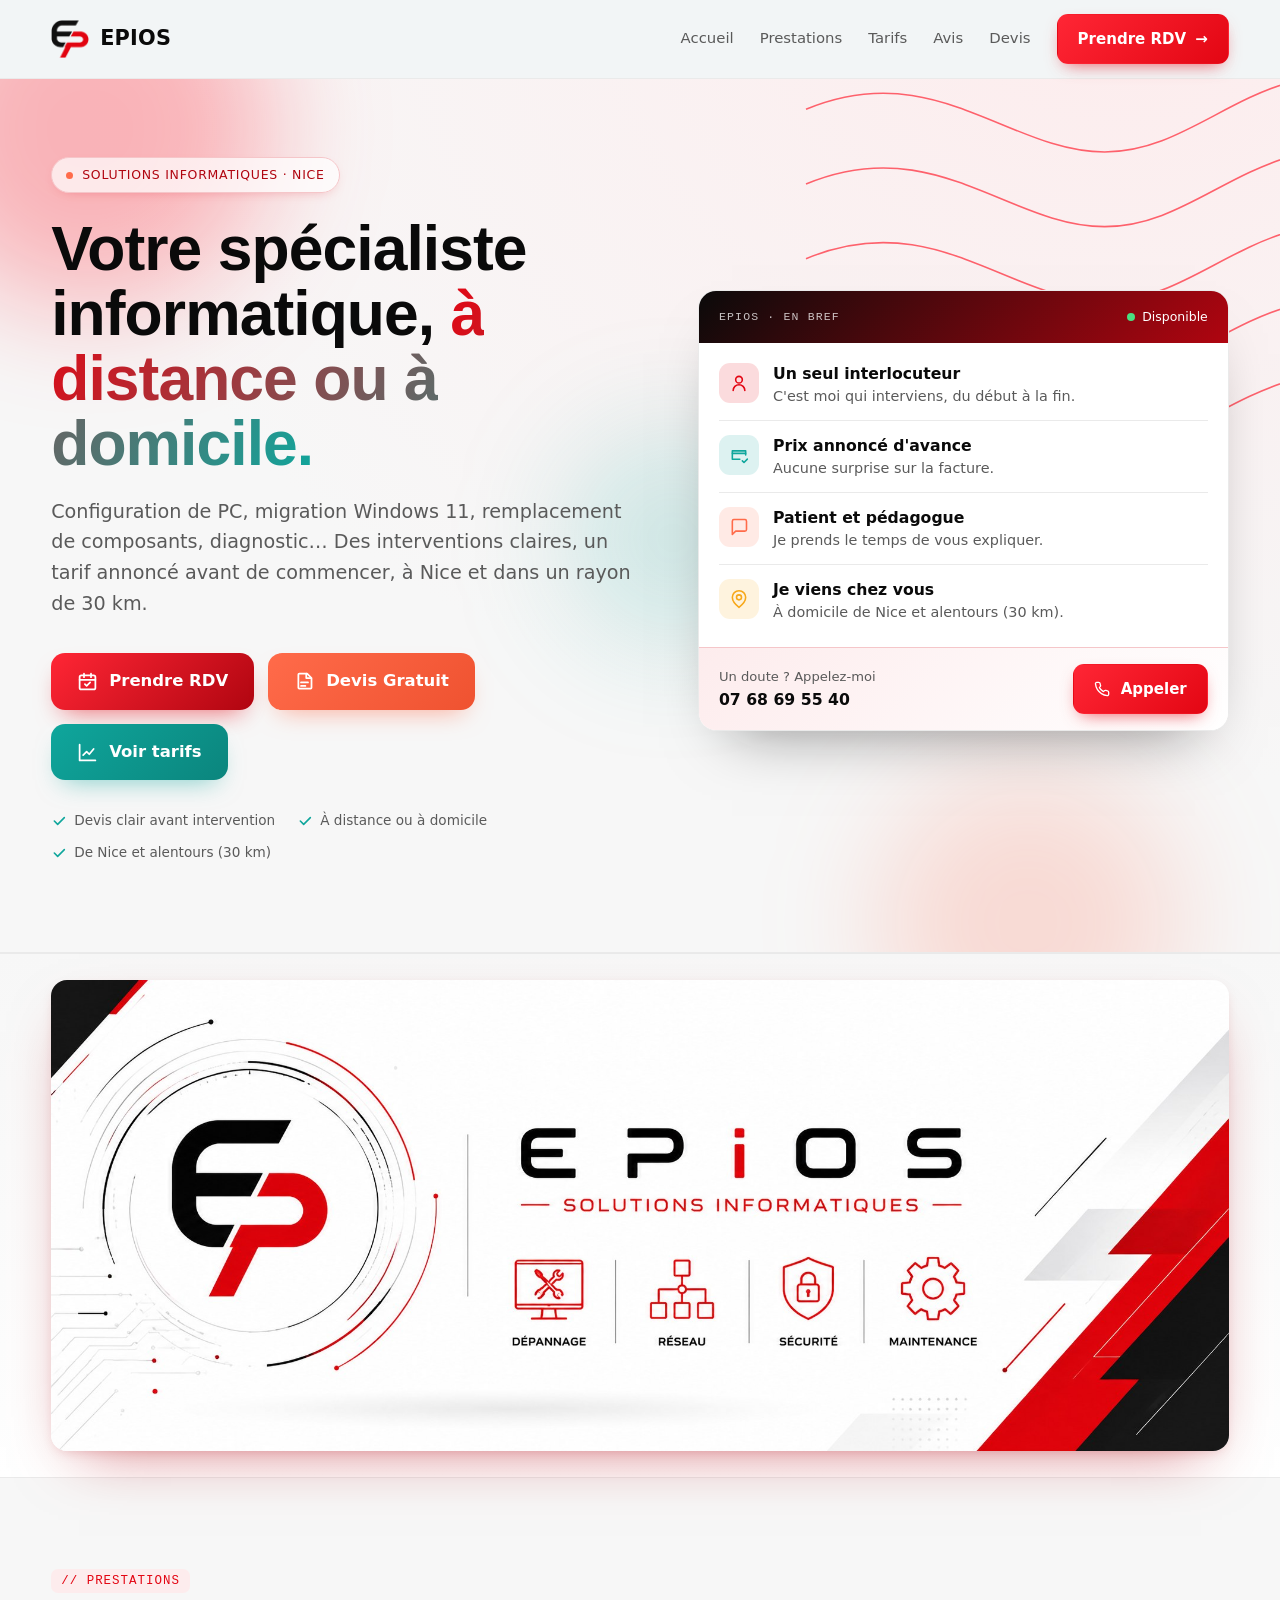
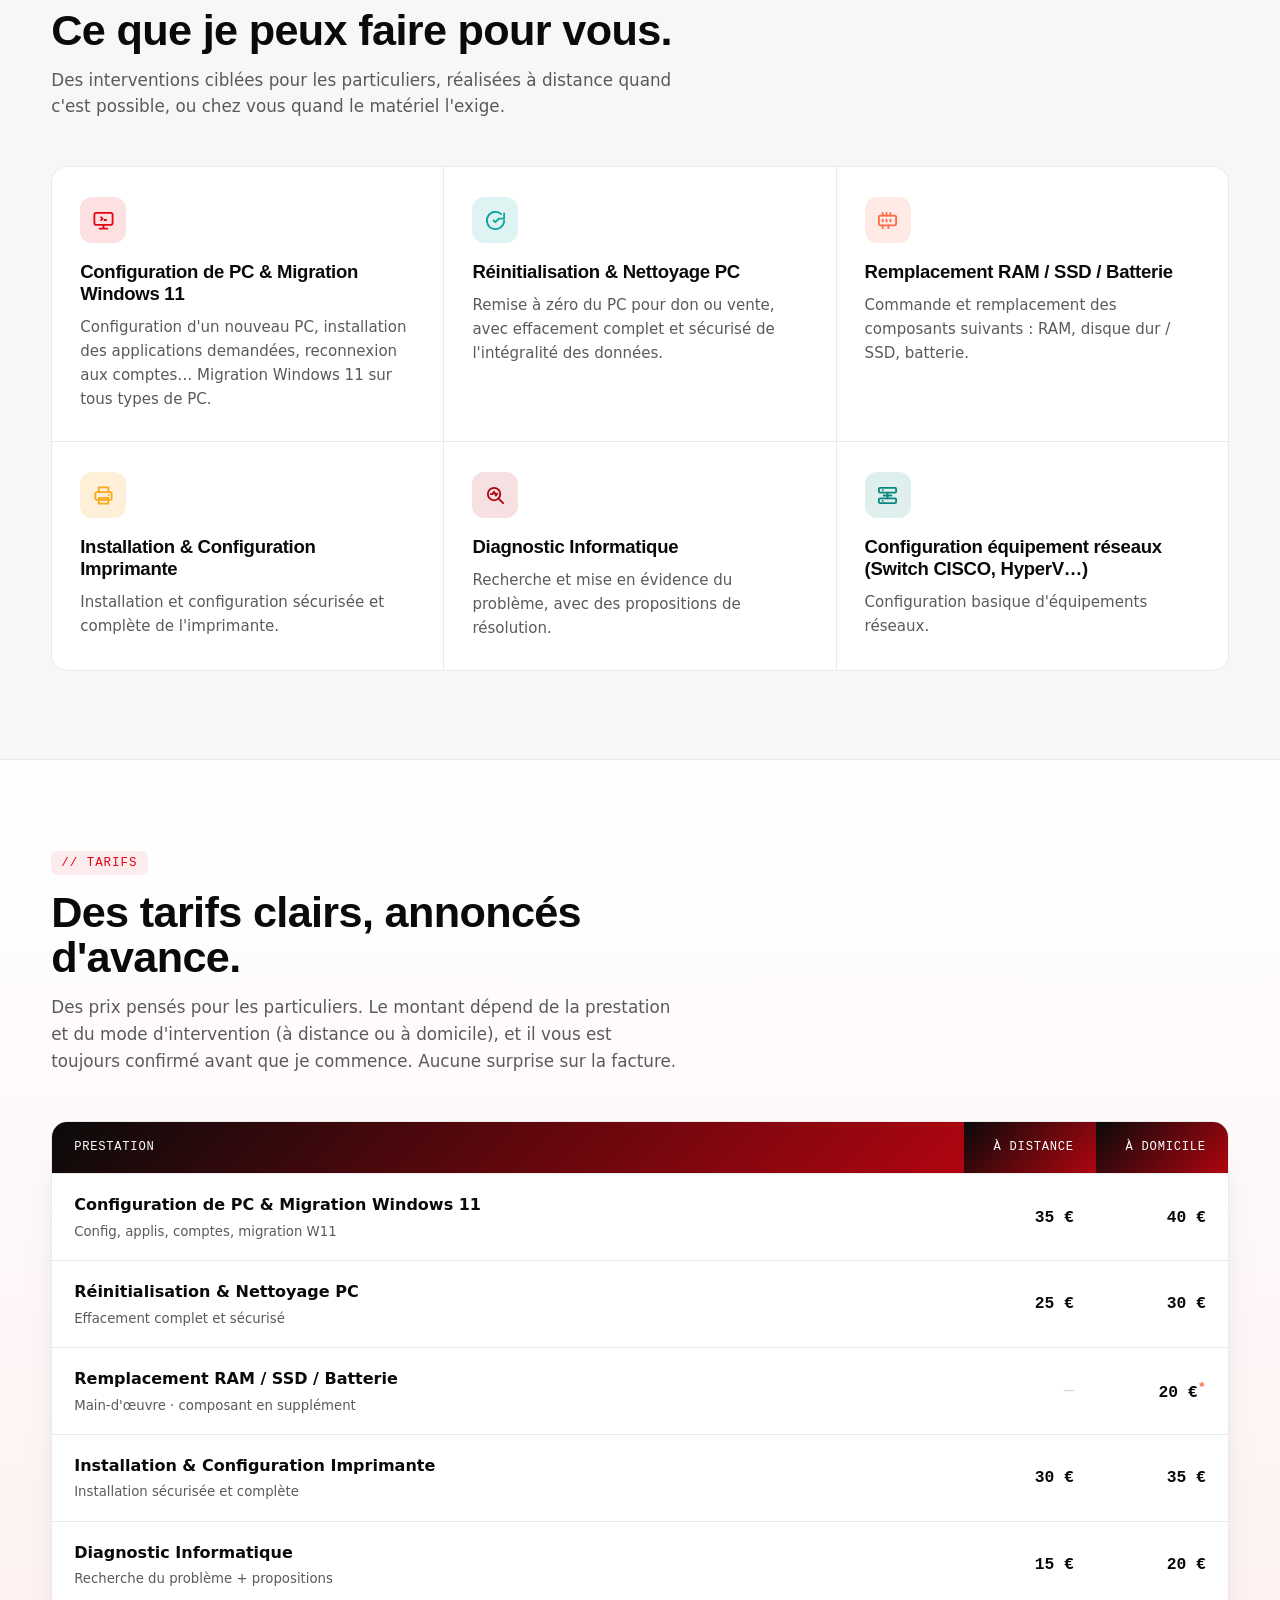
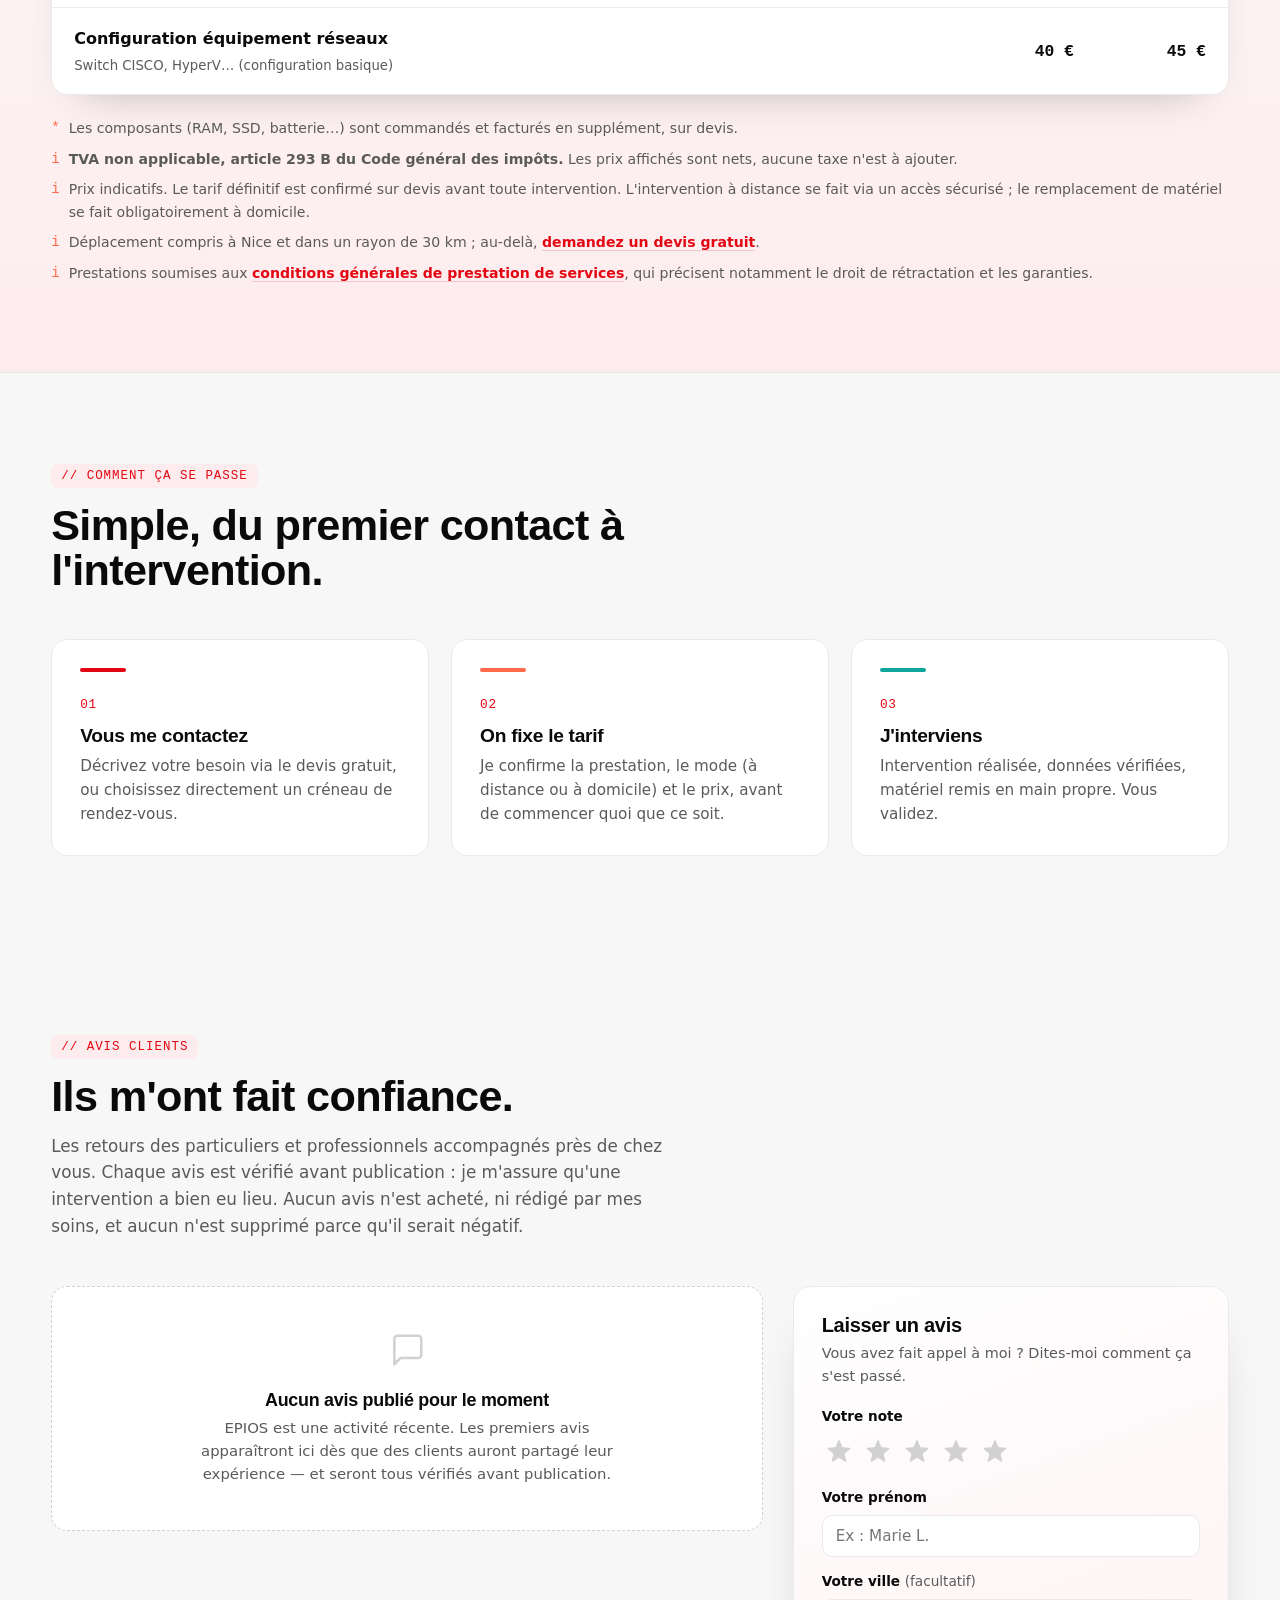
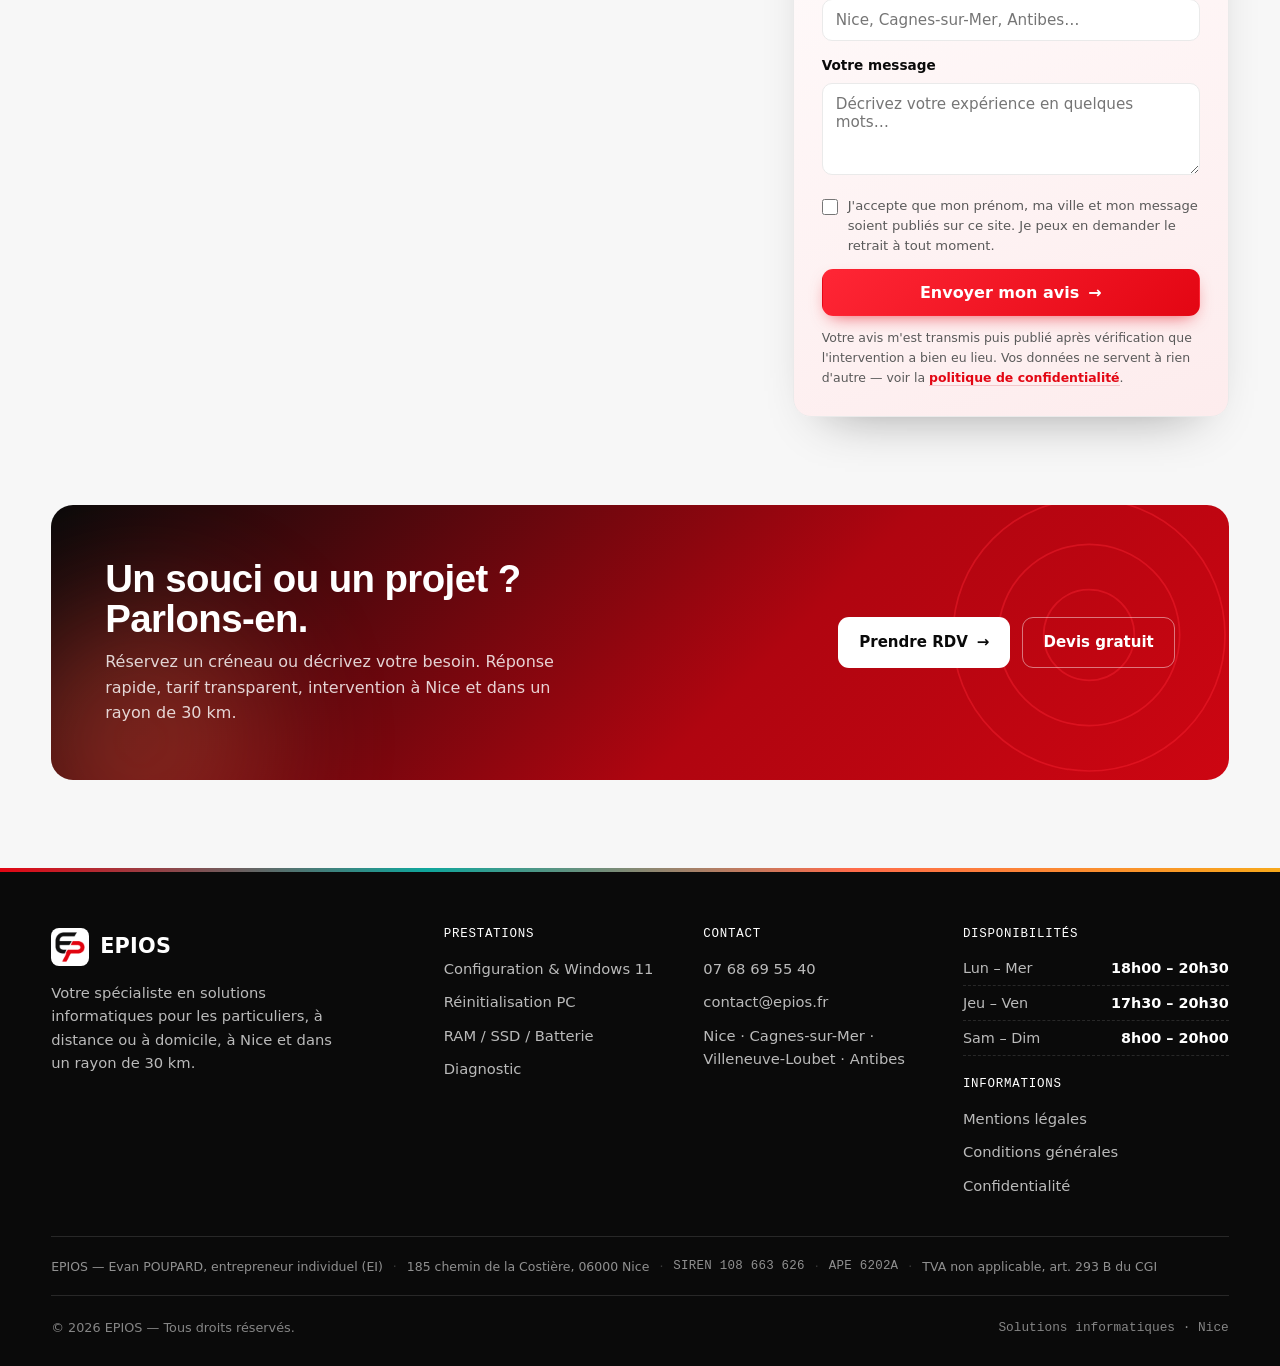
<file: index.html>
<!DOCTYPE html>
<html lang="fr">
<head>
<meta charset="UTF-8">
<meta name="viewport" content="width=device-width, initial-scale=1.0">
<!-- Sécurité : politique de sécurité du contenu (CSP) + referrer -->
<meta http-equiv="Content-Security-Policy" content="default-src 'self'; base-uri 'self'; object-src 'none'; script-src 'self'; style-src 'self' 'unsafe-inline' https://fonts.googleapis.com; font-src 'self' https://fonts.gstatic.com; upgrade-insecure-requests; img-src 'self' data:; connect-src 'self'; frame-src 'self'; form-action 'self'">
<meta name="referrer" content="strict-origin-when-cross-origin">
<title>EPIOS — Solutions informatiques à Nice et alentours · à distance ou à domicile</title>
<link rel="icon" href="assets/favicon.png" type="image/png">
<meta name="description" content="EPIOS : spécialiste informatique pour particuliers à Nice et dans un rayon de 30 km. Configuration PC, migration Windows 11, remplacement de composants, diagnostic. À distance ou à domicile.">
<link rel="preconnect" href="https://fonts.googleapis.com">
<link rel="preconnect" href="https://fonts.gstatic.com" crossorigin>
<link href="https://fonts.googleapis.com/css2?family=Bricolage+Grotesque:opsz,wght@12..96,400..800&family=IBM+Plex+Mono:wght@400;500;600&family=Inter:wght@400;500;600&display=swap" rel="stylesheet">
  <link rel="stylesheet" href="css/index.css">
</head>
<body>

<header class="nav">
  <div class="wrap nav-in">
    <a href="index.html" class="logo">
      <span class="mark"><img src="assets/logo-mark.png" alt="EPIOS"></span>
      <span class="name">EPIOS</span>
    </a>
    <nav class="nav-links" id="menu">
      <a class="link" href="index.html">Accueil</a>
      <a class="link" href="#prestations">Prestations</a>
      <a class="link" href="#tarifs">Tarifs</a>
      <a class="link" href="#avis">Avis</a>
      <a class="link" href="devis.html">Devis</a>
      <a class="btn btn-primary" href="reservation.html">Prendre RDV <span class="arrow">→</span></a>
    </nav>
    <button class="menu-btn" id="menuBtn" aria-label="Ouvrir le menu"><span></span><span></span><span></span></button>
  </div>
</header>

<section class="hero">
  <span class="blob b1"></span><span class="blob b2"></span><span class="blob b3"></span>
  <svg class="contour" viewBox="0 0 600 500" fill="none" stroke="currentColor" stroke-width="1.5" aria-hidden="true">
    <path d="M600 80C480 60 430 150 340 150S180 60 60 110"/><path d="M600 150C480 130 430 220 340 220S180 130 60 180"/>
    <path d="M600 220C480 200 430 290 340 290S180 200 60 250"/><path d="M600 290C480 270 430 360 340 360S180 270 60 320"/>
    <path d="M600 360C480 340 430 430 340 430S180 340 60 390"/>
  </svg>
  <div class="wrap hero-in">
    <div>
      <span class="eyebrow"><span class="pin"></span>Solutions informatiques · Nice</span>
      <h1>Votre spécialiste informatique, <span class="u">à distance ou à domicile.</span></h1>
      <p class="lead">Configuration de PC, migration Windows 11, remplacement de composants, diagnostic… Des interventions claires, un tarif annoncé avant de commencer, à Nice et dans un rayon de 30 km.</p>
      <div class="cta-row">
        <a class="cta-big cta-rdv" href="reservation.html"><svg class="ic" viewBox="0 0 24 24" fill="none" stroke="currentColor" stroke-width="2" stroke-linecap="round" stroke-linejoin="round"><rect x="3" y="5" width="18" height="16" rx="2"/><path d="M16 3v4M8 3v4M3 10h18M9 15l2 2 4-4"/></svg>Prendre RDV</a>
        <a class="cta-big cta-devis" href="devis.html"><svg class="ic" viewBox="0 0 24 24" fill="none" stroke="currentColor" stroke-width="2" stroke-linecap="round" stroke-linejoin="round"><path d="M14 3v5h5M8 13h8M8 17h5"/><path d="M6 3h9l5 5v11a1 1 0 0 1-1 1H6a1 1 0 0 1-1-1V4a1 1 0 0 1 1-1Z"/></svg>Devis Gratuit</a>
        <a class="cta-big cta-tarifs" href="#tarifs"><svg class="ic" viewBox="0 0 24 24" fill="none" stroke="currentColor" stroke-width="2" stroke-linecap="round" stroke-linejoin="round"><path d="M3 3v18h18"/><path d="M7 15l4-4 3 3 5-6"/></svg>Voir tarifs</a>
      </div>
      <div class="hero-trust">
        <span><svg viewBox="0 0 24 24" fill="none" stroke="currentColor" stroke-width="2.4" stroke-linecap="round" stroke-linejoin="round"><path d="m5 12 5 5L20 7"/></svg>Devis clair avant intervention</span>
        <span><svg viewBox="0 0 24 24" fill="none" stroke="currentColor" stroke-width="2.4" stroke-linecap="round" stroke-linejoin="round"><path d="m5 12 5 5L20 7"/></svg>À distance ou à domicile</span>
        <span><svg viewBox="0 0 24 24" fill="none" stroke="currentColor" stroke-width="2.4" stroke-linecap="round" stroke-linejoin="round"><path d="m5 12 5 5L20 7"/></svg>De Nice et alentours (30 km)</span>
      </div>
    </div>
    <div class="fiche">
      <div class="fiche-top">
        <span class="t">EPIOS · en bref</span>
        <span class="st"><span class="d"></span>Disponible</span>
      </div>
      <div class="ci-body">
        <div class="ci-row">
          <span class="ci-ic" style="--c:var(--azur)"><svg viewBox="0 0 24 24" fill="none" stroke="currentColor" stroke-width="1.9" stroke-linecap="round" stroke-linejoin="round"><circle cx="12" cy="8" r="4"/><path d="M5 21a7 7 0 0 1 14 0"/></svg></span>
          <span class="ci-txt"><b>Un seul interlocuteur</b>C'est moi qui interviens, du début à la fin.</span>
        </div>
        <div class="ci-row">
          <span class="ci-ic" style="--c:var(--sea)"><svg viewBox="0 0 24 24" fill="none" stroke="currentColor" stroke-width="1.9" stroke-linecap="round" stroke-linejoin="round"><path d="M20 12V7H4v10h9"/><path d="M4 10h16"/><path d="m16 19 2 2 4-4"/></svg></span>
          <span class="ci-txt"><b>Prix annoncé d'avance</b>Aucune surprise sur la facture.</span>
        </div>
        <div class="ci-row">
          <span class="ci-ic" style="--c:var(--coral)"><svg viewBox="0 0 24 24" fill="none" stroke="currentColor" stroke-width="1.9" stroke-linecap="round" stroke-linejoin="round"><path d="M21 15a2 2 0 0 1-2 2H8l-4 4V5a2 2 0 0 1 2-2h13a2 2 0 0 1 2 2Z"/></svg></span>
          <span class="ci-txt"><b>Patient et pédagogue</b>Je prends le temps de vous expliquer.</span>
        </div>
        <div class="ci-row">
          <span class="ci-ic" style="--c:var(--amber)"><svg viewBox="0 0 24 24" fill="none" stroke="currentColor" stroke-width="1.9" stroke-linecap="round" stroke-linejoin="round"><path d="M20 10c0 6-8 12-8 12s-8-6-8-12a8 8 0 0 1 16 0Z"/><circle cx="12" cy="10" r="3"/></svg></span>
          <span class="ci-txt"><b>Je viens chez vous</b>À domicile de Nice et alentours (30 km).</span>
        </div>
      </div>
      <div class="fiche-foot">
        <span class="lab">Un doute ? Appelez-moi<b>07 68 69 55 40</b></span>
        <a class="btn btn-primary" href="tel:+33768695540"><svg viewBox="0 0 24 24" width="16" height="16" fill="none" stroke="currentColor" stroke-width="2" stroke-linecap="round" stroke-linejoin="round" style="margin-right:2px"><path d="M22 16.9v3a2 2 0 0 1-2.2 2 19.8 19.8 0 0 1-8.6-3 19.5 19.5 0 0 1-6-6 19.8 19.8 0 0 1-3-8.6A2 2 0 0 1 4.1 2h3a2 2 0 0 1 2 1.7c.1.9.4 1.8.7 2.7a2 2 0 0 1-.5 2.1L8.1 9.9a16 16 0 0 0 6 6l1.4-1.2a2 2 0 0 1 2.1-.5c.9.3 1.8.6 2.7.7a2 2 0 0 1 1.7 2Z"/></svg>Appeler</a>
      </div>
    </div>
  </div>
</section>

<section class="brandbanner" aria-label="EPIOS — L'informatique à domicile, de Nice et alentours (30 km)">
  <img src="assets/banniere.jpg" alt="EPIOS Solutions Informatiques — Dépannage, réseau, sécurité, maintenance. Interventions à Nice et alentours (30 km)." loading="lazy">
</section>

<section class="section" id="prestations">
  <div class="wrap">
    <div class="sec-head reveal">
      <span class="tag">// Prestations</span>
      <h2>Ce que je peux faire pour vous.</h2>
      <p>Des interventions ciblées pour les particuliers, réalisées à distance quand c'est possible, ou chez vous quand le matériel l'exige.</p>
    </div>
    <div class="presta-grid reveal">
      <div class="presta">
        <div class="presta-top">
          <span class="ico"><svg viewBox="0 0 24 24" fill="none" stroke="currentColor" stroke-width="1.9" stroke-linecap="round" stroke-linejoin="round"><rect x="2.5" y="4" width="19" height="12.5" rx="2"/><path d="M8 20.5h8M12 16.5v4"/><path d="m9.5 8.5 1.5 1.5-1.5 1.5M13 11.5h1.8"/></svg></span>
        </div>
        <h3>Configuration de PC & Migration Windows 11</h3>
        <p>Configuration d'un nouveau PC, installation des applications demandées, reconnexion aux comptes… Migration Windows 11 sur tous types de PC.</p>
      </div>
      <div class="presta">
        <div class="presta-top">
          <span class="ico"><svg viewBox="0 0 24 24" fill="none" stroke="currentColor" stroke-width="1.9" stroke-linecap="round" stroke-linejoin="round"><path d="M21 12a9 9 0 1 1-3-6.7"/><path d="M21 4.5V10h-5.5"/><path d="m10 12 1.8 1.8L15 10.5"/></svg></span>
        </div>
        <h3>Réinitialisation & Nettoyage PC</h3>
        <p>Remise à zéro du PC pour don ou vente, avec effacement complet et sécurisé de l'intégralité des données.</p>
      </div>
      <div class="presta">
        <div class="presta-top">
          <span class="ico"><svg viewBox="0 0 24 24" fill="none" stroke="currentColor" stroke-width="1.9" stroke-linecap="round" stroke-linejoin="round"><rect x="3" y="7" width="18" height="10" rx="1.5"/><path d="M7 7V4M11 7V4M15 7V4M7 17v3M13 17v3M7 11v2M11 11v2M15 11v2"/></svg></span>
        </div>
        <h3>Remplacement RAM / SSD / Batterie</h3>
        <p>Commande et remplacement des composants suivants : RAM, disque dur / SSD, batterie.</p>
      </div>
      <div class="presta">
        <div class="presta-top">
          <span class="ico"><svg viewBox="0 0 24 24" fill="none" stroke="currentColor" stroke-width="1.9" stroke-linecap="round" stroke-linejoin="round"><path d="M7 8.5V3.5h10v5"/><rect x="3.5" y="8.5" width="17" height="8" rx="1.5"/><path d="M7 14.5h10v6H7z"/><path d="M17.5 11.5h.01"/></svg></span>
        </div>
        <h3>Installation & Configuration Imprimante</h3>
        <p>Installation et configuration sécurisée et complète de l'imprimante.</p>
      </div>
      <div class="presta">
        <div class="presta-top">
          <span class="ico"><svg viewBox="0 0 24 24" fill="none" stroke="currentColor" stroke-width="1.9" stroke-linecap="round" stroke-linejoin="round"><circle cx="10.5" cy="10.5" r="6.5"/><path d="m20 20-4.5-4.5"/><path d="M7 10.5h2l1.5-2.5 2 4 1-2H14"/></svg></span>
        </div>
        <h3>Diagnostic Informatique</h3>
        <p>Recherche et mise en évidence du problème, avec des propositions de résolution.</p>
      </div>
      <div class="presta">
        <div class="presta-top">
          <span class="ico"><svg viewBox="0 0 24 24" fill="none" stroke="currentColor" stroke-width="1.9" stroke-linecap="round" stroke-linejoin="round"><rect x="3" y="4" width="18" height="5" rx="1.2"/><rect x="3" y="15" width="18" height="5" rx="1.2"/><path d="M7 6.5h.01M7 17.5h.01M12 9v6M8 12h8"/></svg></span>
        </div>
        <h3>Configuration équipement réseaux (Switch CISCO, HyperV…)</h3>
        <p>Configuration basique d'équipements réseaux.</p>
      </div>
    </div>
  </div>
</section>

<section class="section tint" id="tarifs">
  <div class="wrap">
    <div class="sec-head reveal">
      <span class="tag">// Tarifs</span>
      <h2>Des tarifs clairs, annoncés d'avance.</h2>
      <p>Des prix pensés pour les particuliers. Le montant dépend de la prestation et du mode d'intervention (à distance ou à domicile), et il vous est toujours confirmé avant que je commence. Aucune surprise sur la facture.</p>
    </div>
    <div class="tarifs-wrap reveal">
      <table class="tarifs">
        <thead>
          <tr><th>Prestation</th><th class="num">À distance</th><th class="num">À domicile</th></tr>
        </thead>
        <tbody>
          <tr>
            <td><div class="presta-name">Configuration de PC & Migration Windows 11<small>Config, applis, comptes, migration W11</small></div></td>
            <td class="num" data-label="À distance"><span class="price">35&nbsp;€</span></td>
            <td class="num" data-label="À domicile"><span class="price">40&nbsp;€</span></td>
          </tr>
          <tr>
            <td><div class="presta-name">Réinitialisation & Nettoyage PC<small>Effacement complet et sécurisé</small></div></td>
            <td class="num" data-label="À distance"><span class="price">25&nbsp;€</span></td>
            <td class="num" data-label="À domicile"><span class="price">30&nbsp;€</span></td>
          </tr>
          <tr>
            <td><div class="presta-name">Remplacement RAM / SSD / Batterie<small>Main-d'œuvre · composant en supplément</small></div></td>
            <td class="num" data-label="À distance"><span class="price na">—</span></td>
            <td class="num" data-label="À domicile"><span class="price">20&nbsp;€<sup>*</sup></span></td>
          </tr>
          <tr>
            <td><div class="presta-name">Installation & Configuration Imprimante<small>Installation sécurisée et complète</small></div></td>
            <td class="num" data-label="À distance"><span class="price">30&nbsp;€</span></td>
            <td class="num" data-label="À domicile"><span class="price">35&nbsp;€</span></td>
          </tr>
          <tr>
            <td><div class="presta-name">Diagnostic Informatique<small>Recherche du problème + propositions</small></div></td>
            <td class="num" data-label="À distance"><span class="price">15&nbsp;€</span></td>
            <td class="num" data-label="À domicile"><span class="price">20&nbsp;€</span></td>
          </tr>
          <tr>
            <td><div class="presta-name">Configuration équipement réseaux<small>Switch CISCO, HyperV… (configuration basique)</small></div></td>
            <td class="num" data-label="À distance"><span class="price">40&nbsp;€</span></td>
            <td class="num" data-label="À domicile"><span class="price">45&nbsp;€</span></td>
          </tr>
        </tbody>
      </table>
    </div>
    <div class="tarifs-notes reveal">
      <div class="n"><span class="b mono">*</span><span>Les composants (RAM, SSD, batterie…) sont commandés et facturés en supplément, sur devis.</span></div>
      <div class="n"><span class="b mono">i</span><span><strong>TVA non applicable, article 293 B du Code général des impôts.</strong> Les prix affichés sont nets, aucune taxe n'est à ajouter.</span></div>
      <div class="n"><span class="b mono">i</span><span>Prix indicatifs. Le tarif définitif est confirmé sur devis avant toute intervention. L'intervention à distance se fait via un accès sécurisé ; le remplacement de matériel se fait obligatoirement à domicile.</span></div>
      <div class="n"><span class="b mono">i</span><span>Déplacement compris à Nice et dans un rayon de 30 km ; au-delà, <a href="devis.html">demandez un devis gratuit</a>.</span></div>
      <div class="n"><span class="b mono">i</span><span>Prestations soumises aux <a href="cgv.html">conditions générales de prestation de services</a>, qui précisent notamment le droit de rétractation et les garanties.</span></div>
    </div>
  </div>
</section>

<section class="section">
  <div class="wrap">
    <div class="sec-head reveal">
      <span class="tag">// Comment ça se passe</span>
      <h2>Simple, du premier contact à l'intervention.</h2>
    </div>
    <div class="steps reveal">
      <div class="step">
        <div class="bar"></div>
        <span class="n">01</span>
        <h3>Vous me contactez</h3>
        <p>Décrivez votre besoin via le devis gratuit, ou choisissez directement un créneau de rendez-vous.</p>
      </div>
      <div class="step">
        <div class="bar"></div>
        <span class="n">02</span>
        <h3>On fixe le tarif</h3>
        <p>Je confirme la prestation, le mode (à distance ou à domicile) et le prix, avant de commencer quoi que ce soit.</p>
      </div>
      <div class="step">
        <div class="bar"></div>
        <span class="n">03</span>
        <h3>J'interviens</h3>
        <p>Intervention réalisée, données vérifiées, matériel remis en main propre. Vous validez.</p>
      </div>
    </div>
  </div>
</section>

<section class="section" id="avis">
  <div class="wrap">
    <div class="sec-head reveal">
      <span class="tag">// Avis clients</span>
      <h2>Ils m'ont fait confiance.</h2>
      <p>Les retours des particuliers et professionnels accompagnés près de chez vous. Chaque avis est vérifié avant publication : je m'assure qu'une intervention a bien eu lieu. Aucun avis n'est acheté, ni rédigé par mes soins, et aucun n'est supprimé parce qu'il serait négatif.</p>
    </div>
    <div class="reviews-layout">
      <div class="reviews-main">
        <div class="reviews-summary reveal">
          <div class="rs-score">
            <span class="big" id="avgScore">—</span>
            <span class="stars" id="avgStars"></span>
            <span class="rs-count" id="rsCount"></span>
          </div>
        </div>
        <div class="review-grid reveal" id="reviewGrid"></div>
        <div class="reviews-more"><button class="btn btn-outline" id="moreBtn" type="button">Voir plus d'avis</button></div>
      </div>
      <aside class="review-form-wrap reveal">
        <div class="review-form">
          <div id="rfForm">
            <h3>Laisser un avis</h3>
            <p class="rf-sub">Vous avez fait appel à moi ? Dites-moi comment ça s'est passé.</p>
            <div class="field">
              <label class="lbl">Votre note</label>
              <div class="star-input" id="starInput" role="radiogroup" aria-label="Votre note sur 5"></div>
            </div>
            <div class="field"><label class="lbl" for="rvName">Votre prénom</label><input type="text" id="rvName" placeholder="Ex : Marie L." maxlength="40"></div>
            <div class="field"><label class="lbl" for="rvCity">Votre ville <span style="font-weight:400;color:var(--ink-soft)">(facultatif)</span></label><input type="text" id="rvCity" placeholder="Nice, Cagnes-sur-Mer, Antibes…" maxlength="40"></div>
            <div class="field"><label class="lbl" for="rvText">Votre message</label><textarea id="rvText" placeholder="Décrivez votre expérience en quelques mots…" maxlength="400"></textarea></div>
            <label class="rf-consent"><input type="checkbox" id="rvConsent"><span>J'accepte que mon prénom, ma ville et mon message soient publiés sur ce site. Je peux en demander le retrait à tout moment.</span></label>
            <div class="errmsg" id="rvErr">Merci de choisir une note, un prénom, un message et de cocher la case.</div>
            <button class="btn btn-primary full" id="rvSubmit" type="button">Envoyer mon avis <span class="arrow">→</span></button>
            <p class="rf-note">Votre avis m'est transmis puis publié après vérification que l'intervention a bien eu lieu. Vos données ne servent à rien d'autre — voir la <a href="confidentialite.html">politique de confidentialité</a>.</p>
          </div>
          <div class="rf-success" id="rfSuccess">
            <div class="rfc"><svg viewBox="0 0 24 24" fill="none" stroke="currentColor" stroke-width="2.5" stroke-linecap="round" stroke-linejoin="round"><path d="m5 12 5 5L20 7"/></svg></div>
            <h4>Merci pour votre avis !</h4>
            <p>Votre messagerie s'est ouverte avec l'avis pré-rempli. Envoyez-le : il sera publié après vérification.</p>
          </div>
        </div>
      </aside>
    </div>
  </div>
</section>

<section class="section" style="padding-top:0">
  <div class="wrap">
    <div class="band reveal">
      <span class="cblob"></span>
      <svg class="contour2" viewBox="0 0 300 300" fill="none" stroke="currentColor" stroke-width="1.5" aria-hidden="true"><circle cx="150" cy="150" r="40"/><circle cx="150" cy="150" r="80"/><circle cx="150" cy="150" r="120"/></svg>
      <div class="txt">
        <h2>Un souci ou un projet ? Parlons-en.</h2>
        <p>Réservez un créneau ou décrivez votre besoin. Réponse rapide, tarif transparent, intervention à Nice et dans un rayon de 30 km.</p>
      </div>
      <div class="actions">
        <a class="btn btn-invert" href="reservation.html">Prendre RDV <span class="arrow">→</span></a>
        <a class="btn btn-line-light" href="devis.html">Devis gratuit</a>
      </div>
    </div>
  </div>
</section>

<footer>
  <div class="wrap">
    <div class="foot-grid">
      <div>
        <div class="logo">
          <span class="mark"><img src="assets/logo-mark.png" alt="EPIOS"></span>
          <span class="name">EPIOS</span>
        </div>
        <p class="about">Votre spécialiste en solutions informatiques pour les particuliers, à distance ou à domicile, à Nice et dans un rayon de 30 km.</p>
      </div>
      <div>
        <h4>Prestations</h4>
        <ul>
          <li><a href="#prestations">Configuration & Windows 11</a></li>
          <li><a href="#prestations">Réinitialisation PC</a></li>
          <li><a href="#prestations">RAM / SSD / Batterie</a></li>
          <li><a href="#prestations">Diagnostic</a></li>
        </ul>
      </div>
      <div>
        <h4>Contact</h4>
        <ul>
          <li><a href="tel:+33768695540">07 68 69 55 40</a></li>
          <li><a href="mailto:contact@epios.fr">contact@epios.fr</a></li>
          <li>Nice · Cagnes-sur-Mer · Villeneuve-Loubet · Antibes</li>
        </ul>
      </div>
      <div>
        <h4>Disponibilités</h4>
        <div class="foot-hours">
          <div class="h"><span>Lun – Mer</span><b>18h00 – 20h30</b></div>
          <div class="h"><span>Jeu – Ven</span><b>17h30 – 20h30</b></div>
          <div class="h"><span>Sam – Dim</span><b>8h00 – 20h00</b></div>
        </div>
        <h4 style="margin-top:22px">Informations</h4>
        <ul>
          <li><a href="mentions-legales.html">Mentions légales</a></li>
          <li><a href="cgv.html">Conditions générales</a></li>
          <li><a href="confidentialite.html">Confidentialité</a></li>
        </ul>
      </div>
    </div>
    <div class="foot-legal">
      <span>EPIOS — Evan POUPARD, entrepreneur individuel (EI)</span>
      <span class="sep">·</span>
      <span>185 chemin de la Costière, 06000 Nice</span>
      <span class="sep">·</span>
      <span class="mono">SIREN 108 663 626</span>
      <span class="sep">·</span>
      <span class="mono">APE 6202A</span>
      <span class="sep">·</span>
      <span>TVA non applicable, art. 293 B du CGI</span>
    </div>
    <div class="foot-bottom">
      <span>© 2026 EPIOS — Tous droits réservés.</span>
      <span class="mono">Solutions informatiques · Nice</span>
    </div>
  </div>
</footer>

  <script src="js/index.js"></script>
</body>
</html>
</file>
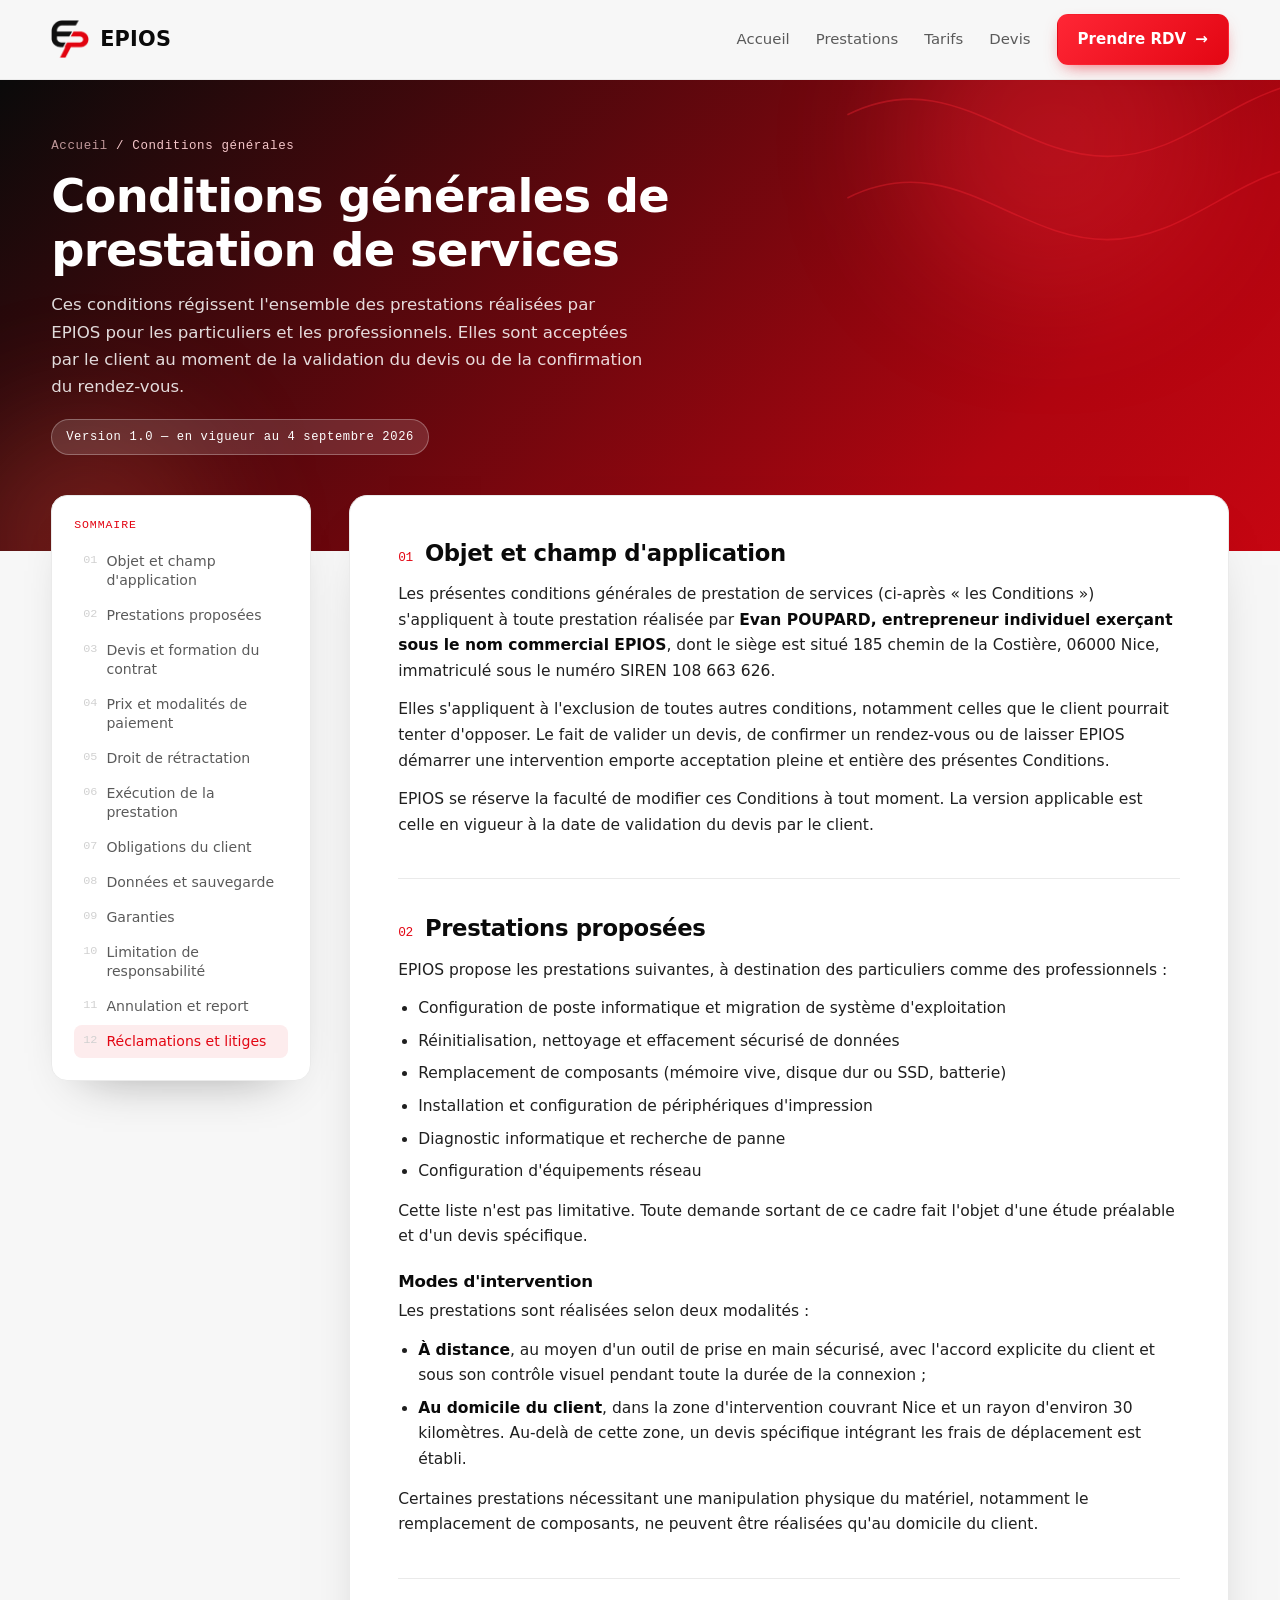
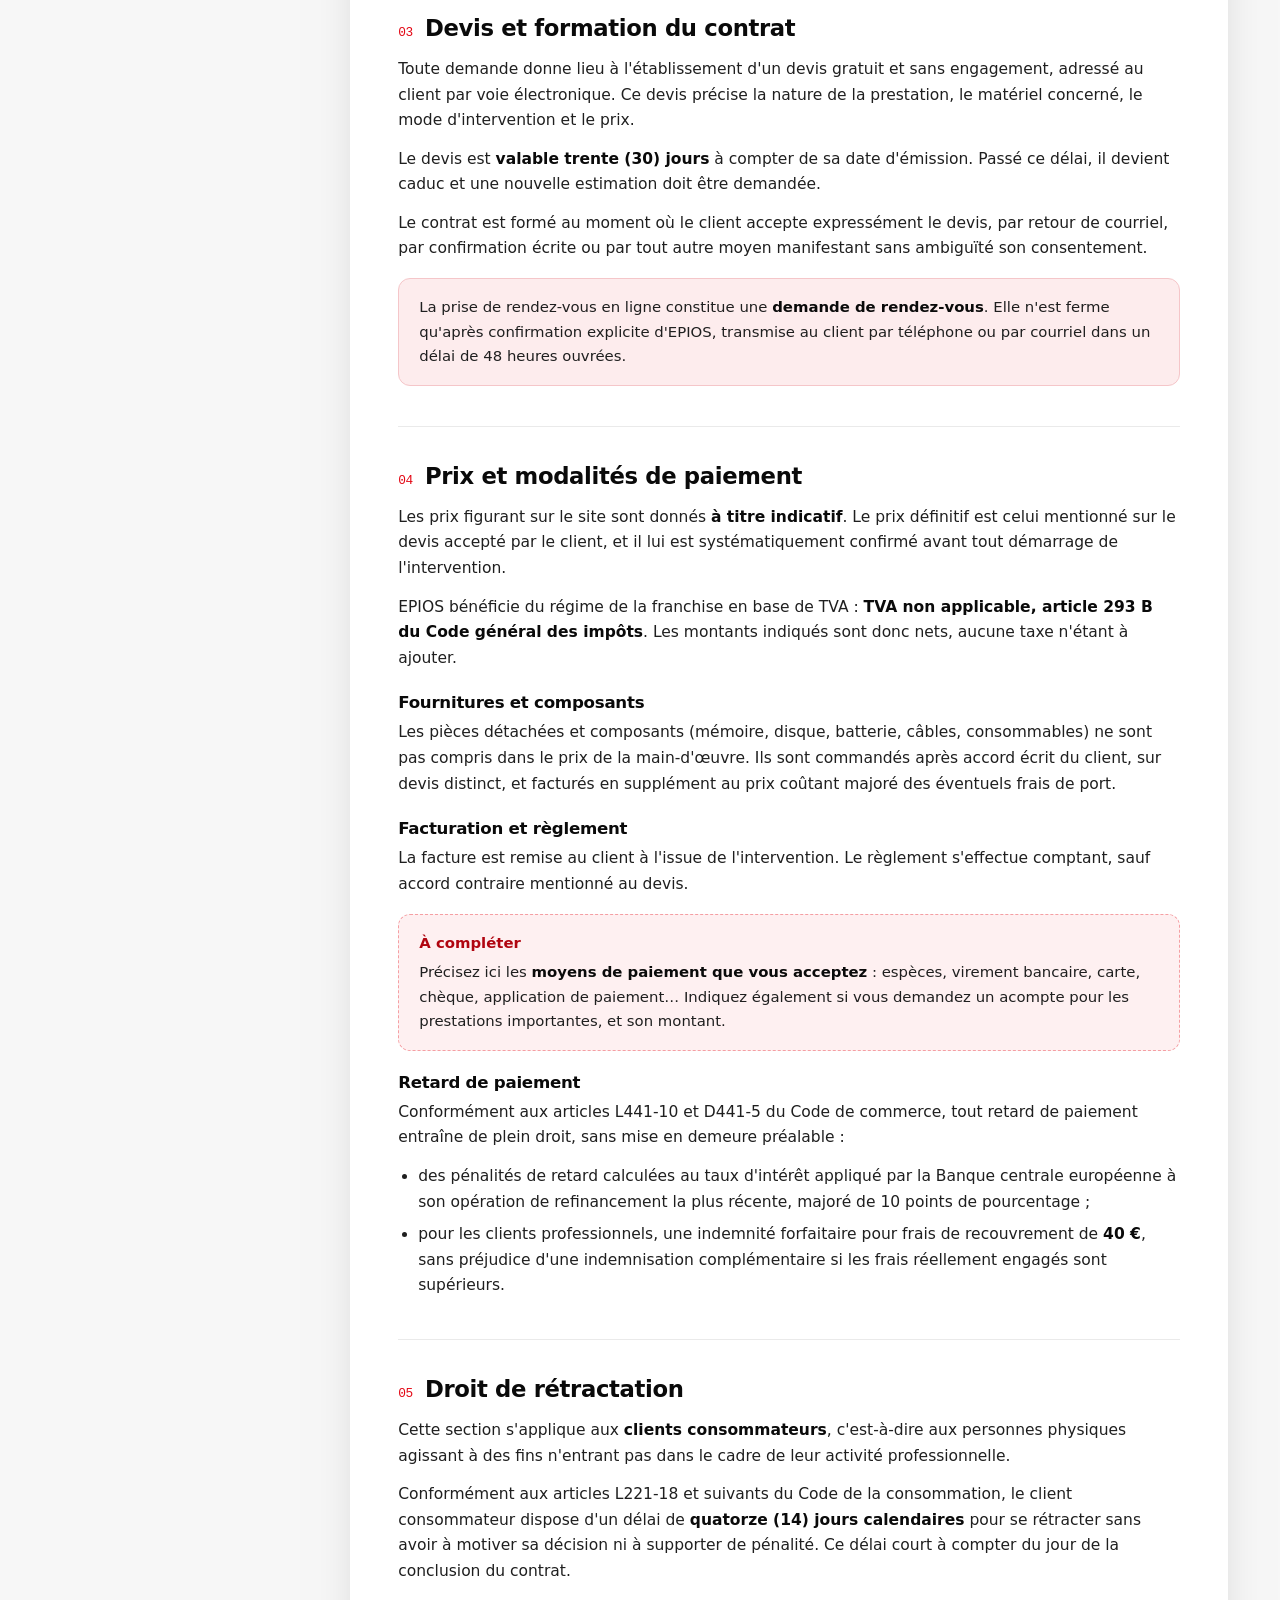
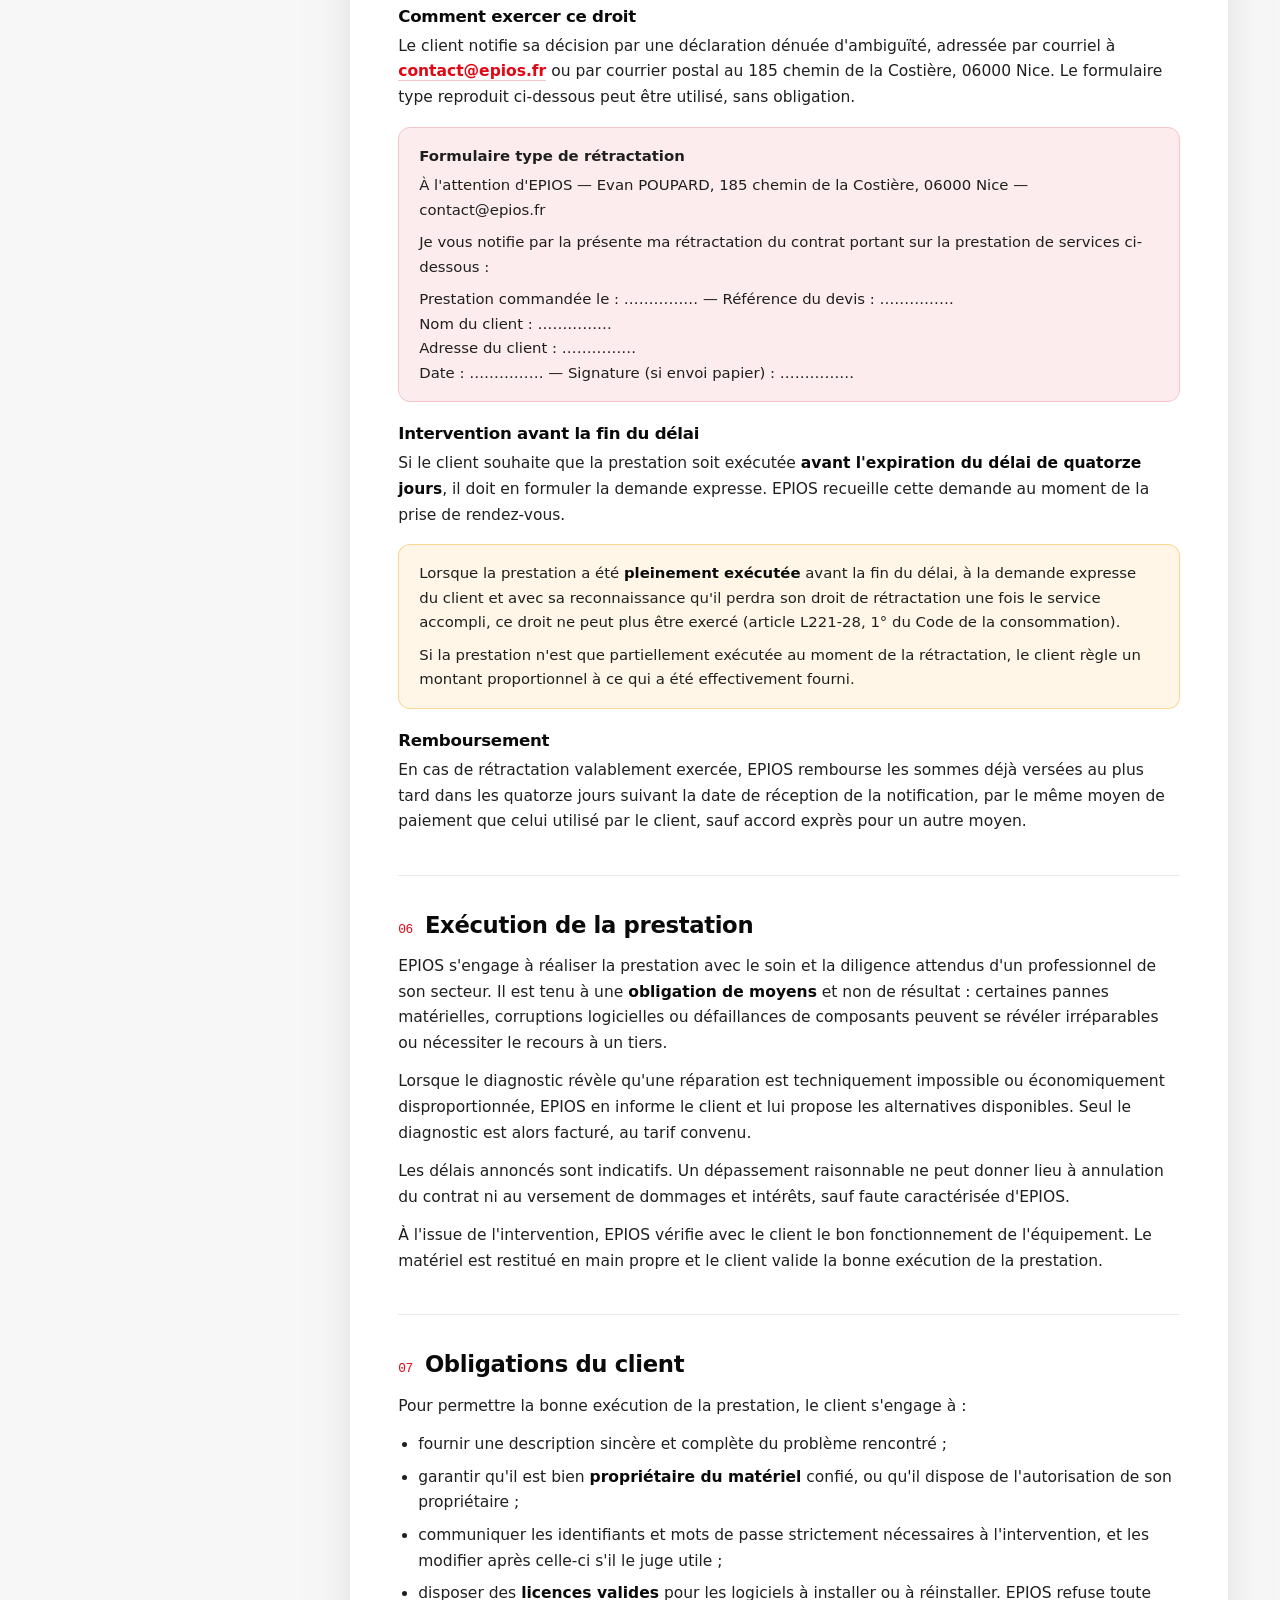
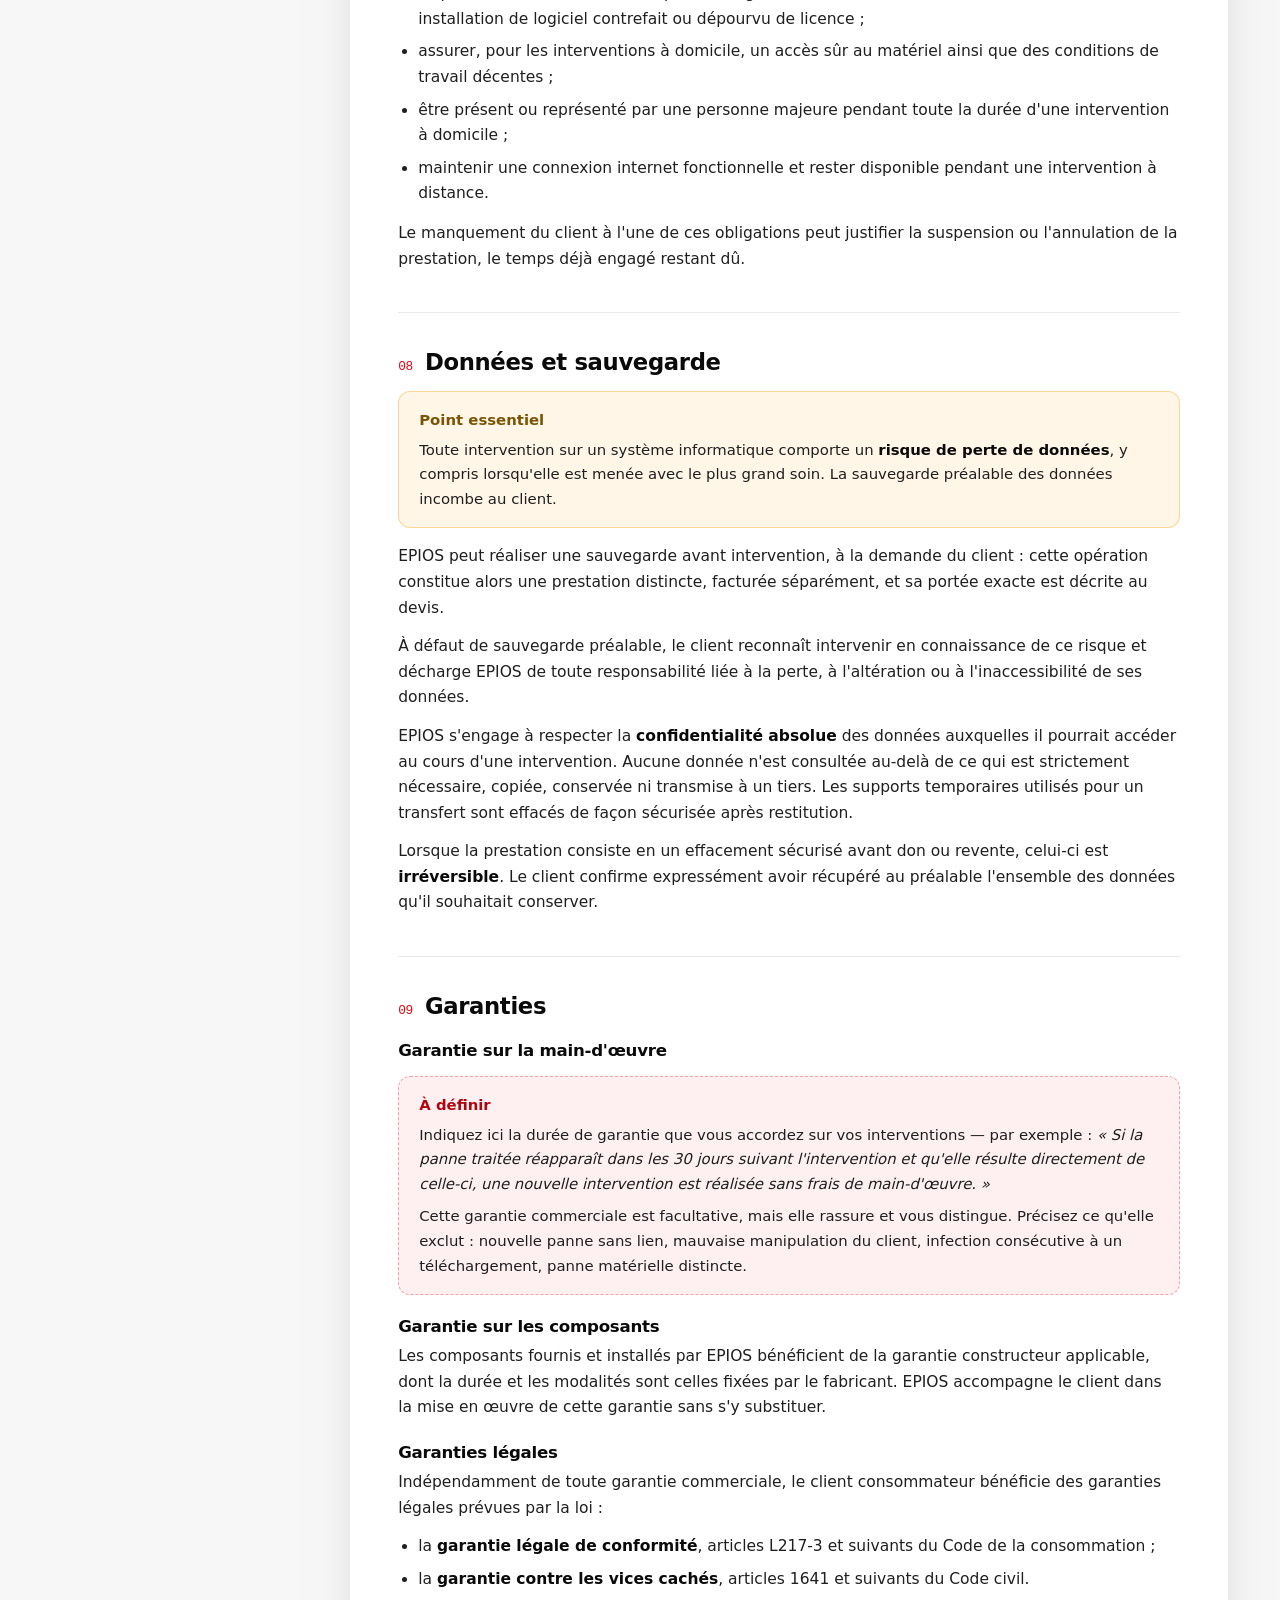
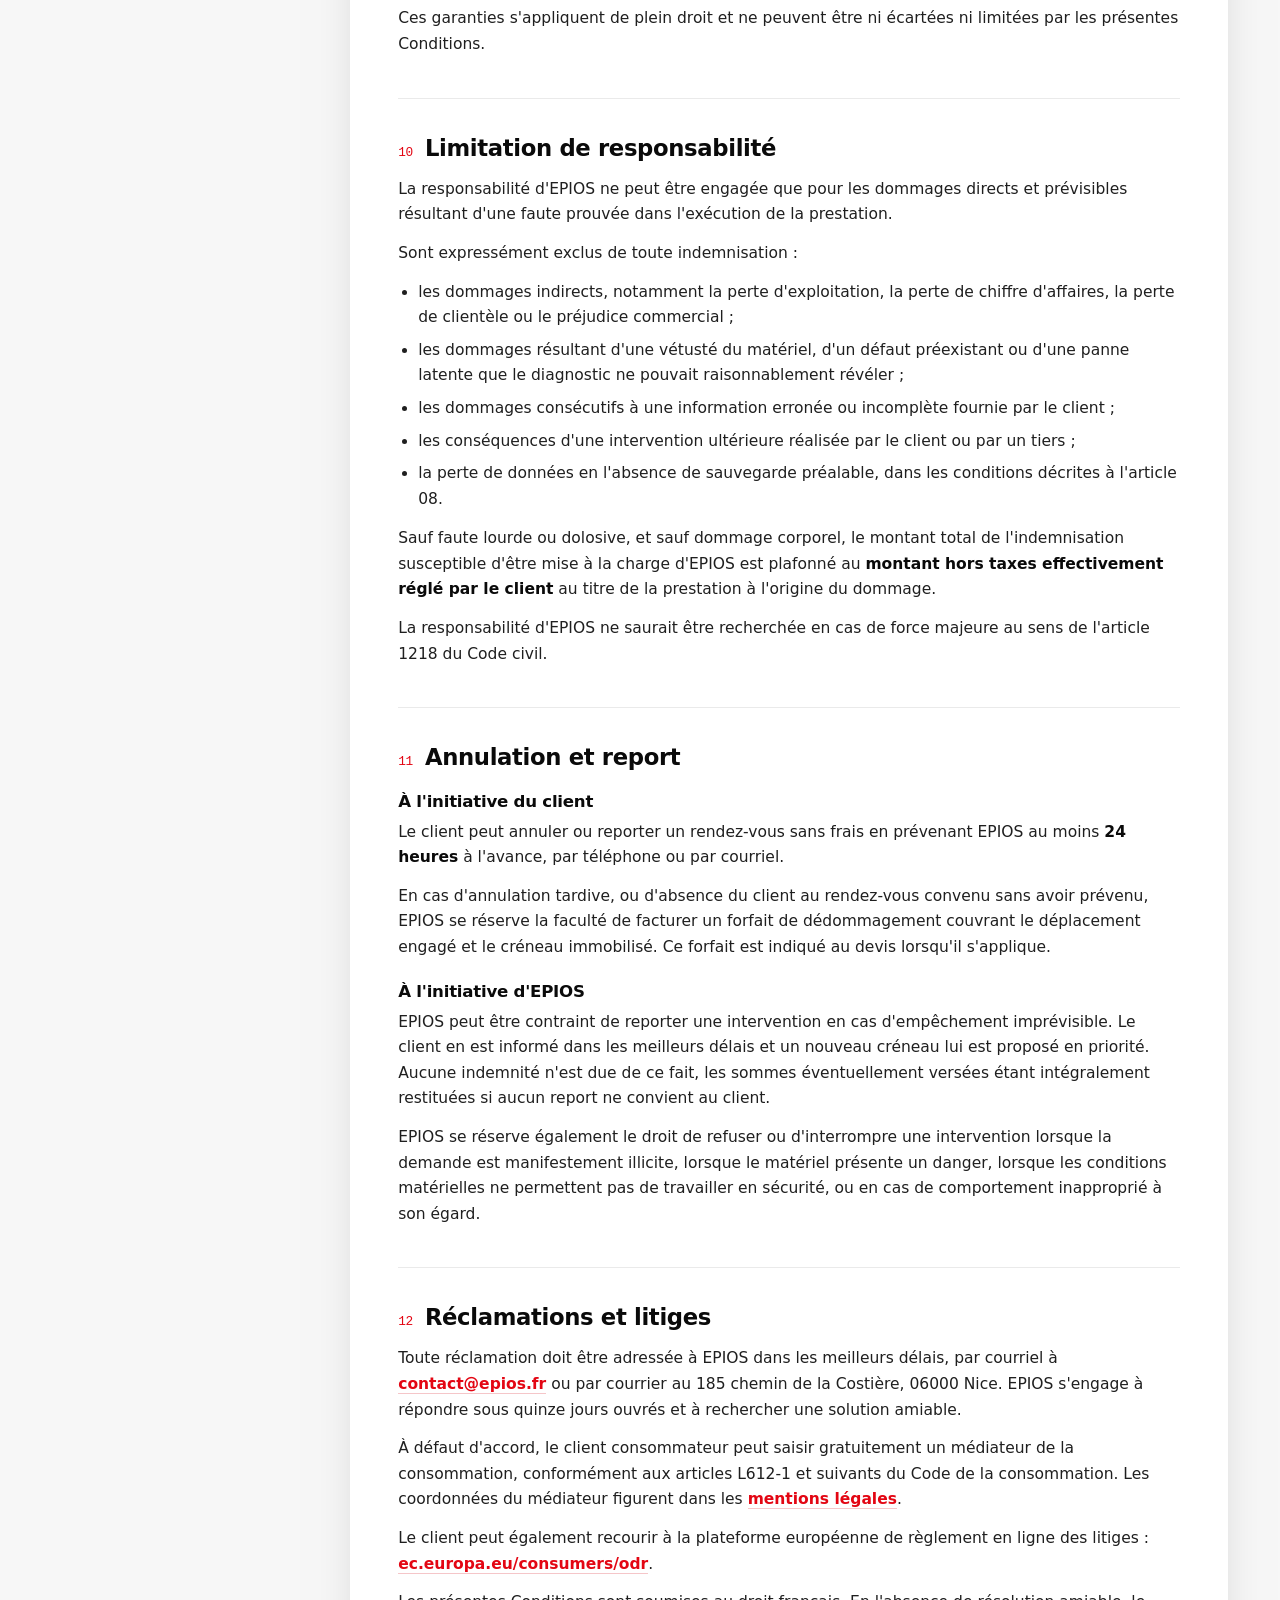
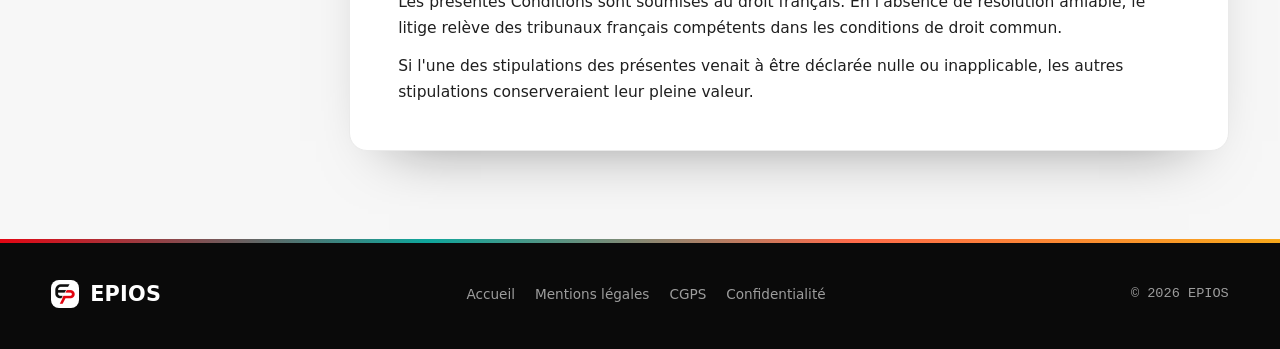
<file: cgv.html>
<!DOCTYPE html>
<html lang="fr">
<head>
<meta charset="UTF-8">
<meta name="viewport" content="width=device-width, initial-scale=1.0">
<meta http-equiv="Content-Security-Policy" content="default-src 'self'; base-uri 'self'; object-src 'none'; script-src 'self'; style-src 'self' 'unsafe-inline' https://fonts.googleapis.com; font-src 'self' https://fonts.gstatic.com; upgrade-insecure-requests; img-src 'self' data:; connect-src 'self'; frame-src 'self'; form-action 'self' mailto:">
<meta name="referrer" content="strict-origin-when-cross-origin">
<title>Conditions générales de prestation de services — EPIOS</title>
<link rel="icon" href="assets/favicon.png" type="image/png">
<meta name="description" content="Conditions générales de prestation de services EPIOS : devis, tarifs, droit de rétractation, garanties, responsabilité et litiges.">
<meta name="robots" content="index,follow">
<link rel="preconnect" href="https://fonts.googleapis.com">
<link rel="preconnect" href="https://fonts.gstatic.com" crossorigin>
<link href="https://fonts.googleapis.com/css2?family=Bricolage+Grotesque:opsz,wght@12..96,400..800&family=IBM+Plex+Mono:wght@400;500;600&family=Inter:wght@400;500;600&display=swap" rel="stylesheet">
<link rel="stylesheet" href="css/legal.css">
</head>
<body>

<header class="nav">
  <div class="wrap nav-in">
    <a href="index.html" class="logo">
      <span class="mark"><img src="assets/logo-mark.png" alt="EPIOS"></span>
      <span class="name">EPIOS</span>
    </a>
    <nav class="nav-links" id="menu">
      <a class="link" href="index.html">Accueil</a>
      <a class="link" href="index.html#prestations">Prestations</a>
      <a class="link" href="index.html#tarifs">Tarifs</a>
      <a class="link" href="devis.html">Devis</a>
      <a class="btn btn-primary" href="reservation.html">Prendre RDV <span class="arrow">→</span></a>
    </nav>
    <button class="menu-btn" id="menuBtn" aria-label="Ouvrir le menu"><span></span><span></span><span></span></button>
  </div>
</header>

<section class="phead">
  <span class="blob pb1"></span><span class="blob pb2"></span>
  <svg class="contour" viewBox="0 0 500 400" fill="none" stroke="currentColor" stroke-width="1.5" aria-hidden="true"><path d="M500 60C400 40 350 130 260 130S110 40 10 90"/><path d="M500 140C400 120 350 210 260 210S110 120 10 170"/><path d="M500 220C400 200 350 290 260 290S110 200 10 250"/></svg>
  <div class="wrap">
    <div class="crumb"><a href="index.html">Accueil</a> / Conditions générales</div>
    <h1>Conditions générales de prestation de services</h1>
    <p>Ces conditions régissent l'ensemble des prestations réalisées par EPIOS pour les particuliers et les professionnels. Elles sont acceptées par le client au moment de la validation du devis ou de la confirmation du rendez-vous.</p>
    <span class="upd">Version 1.0 — en vigueur au 4 septembre 2026</span>
  </div>
</section>

<div class="wrap">
  <div class="legal-split">

    <aside class="toc">
      <h4>Sommaire</h4>
      <ol>
        <li><a href="#objet">Objet et champ d'application</a></li>
        <li><a href="#prestations">Prestations proposées</a></li>
        <li><a href="#devis">Devis et formation du contrat</a></li>
        <li><a href="#prix">Prix et modalités de paiement</a></li>
        <li><a href="#retractation">Droit de rétractation</a></li>
        <li><a href="#execution">Exécution de la prestation</a></li>
        <li><a href="#obligations">Obligations du client</a></li>
        <li><a href="#donnees-sauvegarde">Données et sauvegarde</a></li>
        <li><a href="#garantie">Garanties</a></li>
        <li><a href="#responsabilite">Limitation de responsabilité</a></li>
        <li><a href="#annulation">Annulation et report</a></li>
        <li><a href="#litiges">Réclamations et litiges</a></li>
      </ol>
    </aside>

    <main class="doc">

      <section id="objet">
        <h2><span class="n">01</span>Objet et champ d'application</h2>
        <p>Les présentes conditions générales de prestation de services (ci-après « les Conditions ») s'appliquent à toute prestation réalisée par <strong>Evan POUPARD, entrepreneur individuel exerçant sous le nom commercial EPIOS</strong>, dont le siège est situé 185 chemin de la Costière, 06000 Nice, immatriculé sous le numéro SIREN 108 663 626.</p>
        <p>Elles s'appliquent à l'exclusion de toutes autres conditions, notamment celles que le client pourrait tenter d'opposer. Le fait de valider un devis, de confirmer un rendez-vous ou de laisser EPIOS démarrer une intervention emporte acceptation pleine et entière des présentes Conditions.</p>
        <p>EPIOS se réserve la faculté de modifier ces Conditions à tout moment. La version applicable est celle en vigueur à la date de validation du devis par le client.</p>
      </section>

      <section id="prestations">
        <h2><span class="n">02</span>Prestations proposées</h2>
        <p>EPIOS propose les prestations suivantes, à destination des particuliers comme des professionnels :</p>
        <ul>
          <li>Configuration de poste informatique et migration de système d'exploitation</li>
          <li>Réinitialisation, nettoyage et effacement sécurisé de données</li>
          <li>Remplacement de composants (mémoire vive, disque dur ou SSD, batterie)</li>
          <li>Installation et configuration de périphériques d'impression</li>
          <li>Diagnostic informatique et recherche de panne</li>
          <li>Configuration d'équipements réseau</li>
        </ul>
        <p>Cette liste n'est pas limitative. Toute demande sortant de ce cadre fait l'objet d'une étude préalable et d'un devis spécifique.</p>

        <h3>Modes d'intervention</h3>
        <p>Les prestations sont réalisées selon deux modalités :</p>
        <ul>
          <li><strong>À distance</strong>, au moyen d'un outil de prise en main sécurisé, avec l'accord explicite du client et sous son contrôle visuel pendant toute la durée de la connexion ;</li>
          <li><strong>Au domicile du client</strong>, dans la zone d'intervention couvrant Nice et un rayon d'environ 30 kilomètres. Au-delà de cette zone, un devis spécifique intégrant les frais de déplacement est établi.</li>
        </ul>
        <p>Certaines prestations nécessitant une manipulation physique du matériel, notamment le remplacement de composants, ne peuvent être réalisées qu'au domicile du client.</p>
      </section>

      <section id="devis">
        <h2><span class="n">03</span>Devis et formation du contrat</h2>
        <p>Toute demande donne lieu à l'établissement d'un devis gratuit et sans engagement, adressé au client par voie électronique. Ce devis précise la nature de la prestation, le matériel concerné, le mode d'intervention et le prix.</p>
        <p>Le devis est <strong>valable trente (30) jours</strong> à compter de sa date d'émission. Passé ce délai, il devient caduc et une nouvelle estimation doit être demandée.</p>
        <p>Le contrat est formé au moment où le client accepte expressément le devis, par retour de courriel, par confirmation écrite ou par tout autre moyen manifestant sans ambiguïté son consentement.</p>
        <div class="callout info">
          <p>La prise de rendez-vous en ligne constitue une <strong>demande de rendez-vous</strong>. Elle n'est ferme qu'après confirmation explicite d'EPIOS, transmise au client par téléphone ou par courriel dans un délai de 48 heures ouvrées.</p>
        </div>
      </section>

      <section id="prix">
        <h2><span class="n">04</span>Prix et modalités de paiement</h2>
        <p>Les prix figurant sur le site sont donnés <strong>à titre indicatif</strong>. Le prix définitif est celui mentionné sur le devis accepté par le client, et il lui est systématiquement confirmé avant tout démarrage de l'intervention.</p>
        <p>EPIOS bénéficie du régime de la franchise en base de TVA : <strong>TVA non applicable, article 293 B du Code général des impôts</strong>. Les montants indiqués sont donc nets, aucune taxe n'étant à ajouter.</p>

        <h3>Fournitures et composants</h3>
        <p>Les pièces détachées et composants (mémoire, disque, batterie, câbles, consommables) ne sont pas compris dans le prix de la main-d'œuvre. Ils sont commandés après accord écrit du client, sur devis distinct, et facturés en supplément au prix coûtant majoré des éventuels frais de port.</p>

        <h3>Facturation et règlement</h3>
        <p>La facture est remise au client à l'issue de l'intervention. Le règlement s'effectue comptant, sauf accord contraire mentionné au devis.</p>
        <div class="callout todo">
          <span class="t">À compléter</span>
          <p>Précisez ici les <strong>moyens de paiement que vous acceptez</strong> : espèces, virement bancaire, carte, chèque, application de paiement… Indiquez également si vous demandez un acompte pour les prestations importantes, et son montant.</p>
        </div>

        <h3>Retard de paiement</h3>
        <p>Conformément aux articles L441-10 et D441-5 du Code de commerce, tout retard de paiement entraîne de plein droit, sans mise en demeure préalable :</p>
        <ul>
          <li>des pénalités de retard calculées au taux d'intérêt appliqué par la Banque centrale européenne à son opération de refinancement la plus récente, majoré de 10 points de pourcentage ;</li>
          <li>pour les clients professionnels, une indemnité forfaitaire pour frais de recouvrement de <strong>40 €</strong>, sans préjudice d'une indemnisation complémentaire si les frais réellement engagés sont supérieurs.</li>
        </ul>
      </section>

      <section id="retractation">
        <h2><span class="n">05</span>Droit de rétractation</h2>
        <p>Cette section s'applique aux <strong>clients consommateurs</strong>, c'est-à-dire aux personnes physiques agissant à des fins n'entrant pas dans le cadre de leur activité professionnelle.</p>
        <p>Conformément aux articles L221-18 et suivants du Code de la consommation, le client consommateur dispose d'un délai de <strong>quatorze (14) jours calendaires</strong> pour se rétracter sans avoir à motiver sa décision ni à supporter de pénalité. Ce délai court à compter du jour de la conclusion du contrat.</p>

        <h3>Comment exercer ce droit</h3>
        <p>Le client notifie sa décision par une déclaration dénuée d'ambiguïté, adressée par courriel à <a href="mailto:contact@epios.fr">contact@epios.fr</a> ou par courrier postal au 185 chemin de la Costière, 06000 Nice. Le formulaire type reproduit ci-dessous peut être utilisé, sans obligation.</p>
        <div class="callout info">
          <span class="t">Formulaire type de rétractation</span>
          <p>À l'attention d'EPIOS — Evan POUPARD, 185 chemin de la Costière, 06000 Nice — contact@epios.fr</p>
          <p>Je vous notifie par la présente ma rétractation du contrat portant sur la prestation de services ci-dessous :</p>
          <p>Prestation commandée le : …………… — Référence du devis : ……………<br>
          Nom du client : ……………<br>
          Adresse du client : ……………<br>
          Date : …………… — Signature (si envoi papier) : ……………</p>
        </div>

        <h3>Intervention avant la fin du délai</h3>
        <p>Si le client souhaite que la prestation soit exécutée <strong>avant l'expiration du délai de quatorze jours</strong>, il doit en formuler la demande expresse. EPIOS recueille cette demande au moment de la prise de rendez-vous.</p>
        <div class="callout warn">
          <p>Lorsque la prestation a été <strong>pleinement exécutée</strong> avant la fin du délai, à la demande expresse du client et avec sa reconnaissance qu'il perdra son droit de rétractation une fois le service accompli, ce droit ne peut plus être exercé (article L221-28, 1° du Code de la consommation).</p>
          <p>Si la prestation n'est que partiellement exécutée au moment de la rétractation, le client règle un montant proportionnel à ce qui a été effectivement fourni.</p>
        </div>

        <h3>Remboursement</h3>
        <p>En cas de rétractation valablement exercée, EPIOS rembourse les sommes déjà versées au plus tard dans les quatorze jours suivant la date de réception de la notification, par le même moyen de paiement que celui utilisé par le client, sauf accord exprès pour un autre moyen.</p>
      </section>

      <section id="execution">
        <h2><span class="n">06</span>Exécution de la prestation</h2>
        <p>EPIOS s'engage à réaliser la prestation avec le soin et la diligence attendus d'un professionnel de son secteur. Il est tenu à une <strong>obligation de moyens</strong> et non de résultat : certaines pannes matérielles, corruptions logicielles ou défaillances de composants peuvent se révéler irréparables ou nécessiter le recours à un tiers.</p>
        <p>Lorsque le diagnostic révèle qu'une réparation est techniquement impossible ou économiquement disproportionnée, EPIOS en informe le client et lui propose les alternatives disponibles. Seul le diagnostic est alors facturé, au tarif convenu.</p>
        <p>Les délais annoncés sont indicatifs. Un dépassement raisonnable ne peut donner lieu à annulation du contrat ni au versement de dommages et intérêts, sauf faute caractérisée d'EPIOS.</p>
        <p>À l'issue de l'intervention, EPIOS vérifie avec le client le bon fonctionnement de l'équipement. Le matériel est restitué en main propre et le client valide la bonne exécution de la prestation.</p>
      </section>

      <section id="obligations">
        <h2><span class="n">07</span>Obligations du client</h2>
        <p>Pour permettre la bonne exécution de la prestation, le client s'engage à :</p>
        <ul>
          <li>fournir une description sincère et complète du problème rencontré ;</li>
          <li>garantir qu'il est bien <strong>propriétaire du matériel</strong> confié, ou qu'il dispose de l'autorisation de son propriétaire ;</li>
          <li>communiquer les identifiants et mots de passe strictement nécessaires à l'intervention, et les modifier après celle-ci s'il le juge utile ;</li>
          <li>disposer des <strong>licences valides</strong> pour les logiciels à installer ou à réinstaller. EPIOS refuse toute installation de logiciel contrefait ou dépourvu de licence ;</li>
          <li>assurer, pour les interventions à domicile, un accès sûr au matériel ainsi que des conditions de travail décentes ;</li>
          <li>être présent ou représenté par une personne majeure pendant toute la durée d'une intervention à domicile ;</li>
          <li>maintenir une connexion internet fonctionnelle et rester disponible pendant une intervention à distance.</li>
        </ul>
        <p>Le manquement du client à l'une de ces obligations peut justifier la suspension ou l'annulation de la prestation, le temps déjà engagé restant dû.</p>
      </section>

      <section id="donnees-sauvegarde">
        <h2><span class="n">08</span>Données et sauvegarde</h2>
        <div class="callout warn">
          <span class="t">Point essentiel</span>
          <p>Toute intervention sur un système informatique comporte un <strong>risque de perte de données</strong>, y compris lorsqu'elle est menée avec le plus grand soin. La sauvegarde préalable des données incombe au client.</p>
        </div>
        <p>EPIOS peut réaliser une sauvegarde avant intervention, à la demande du client : cette opération constitue alors une prestation distincte, facturée séparément, et sa portée exacte est décrite au devis.</p>
        <p>À défaut de sauvegarde préalable, le client reconnaît intervenir en connaissance de ce risque et décharge EPIOS de toute responsabilité liée à la perte, à l'altération ou à l'inaccessibilité de ses données.</p>
        <p>EPIOS s'engage à respecter la <strong>confidentialité absolue</strong> des données auxquelles il pourrait accéder au cours d'une intervention. Aucune donnée n'est consultée au-delà de ce qui est strictement nécessaire, copiée, conservée ni transmise à un tiers. Les supports temporaires utilisés pour un transfert sont effacés de façon sécurisée après restitution.</p>
        <p>Lorsque la prestation consiste en un effacement sécurisé avant don ou revente, celui-ci est <strong>irréversible</strong>. Le client confirme expressément avoir récupéré au préalable l'ensemble des données qu'il souhaitait conserver.</p>
      </section>

      <section id="garantie">
        <h2><span class="n">09</span>Garanties</h2>
        <h3>Garantie sur la main-d'œuvre</h3>
        <div class="callout todo">
          <span class="t">À définir</span>
          <p>Indiquez ici la durée de garantie que vous accordez sur vos interventions — par exemple : <em>« Si la panne traitée réapparaît dans les 30 jours suivant l'intervention et qu'elle résulte directement de celle-ci, une nouvelle intervention est réalisée sans frais de main-d'œuvre. »</em></p>
          <p>Cette garantie commerciale est facultative, mais elle rassure et vous distingue. Précisez ce qu'elle exclut : nouvelle panne sans lien, mauvaise manipulation du client, infection consécutive à un téléchargement, panne matérielle distincte.</p>
        </div>

        <h3>Garantie sur les composants</h3>
        <p>Les composants fournis et installés par EPIOS bénéficient de la garantie constructeur applicable, dont la durée et les modalités sont celles fixées par le fabricant. EPIOS accompagne le client dans la mise en œuvre de cette garantie sans s'y substituer.</p>

        <h3>Garanties légales</h3>
        <p>Indépendamment de toute garantie commerciale, le client consommateur bénéficie des garanties légales prévues par la loi :</p>
        <ul>
          <li>la <strong>garantie légale de conformité</strong>, articles L217-3 et suivants du Code de la consommation ;</li>
          <li>la <strong>garantie contre les vices cachés</strong>, articles 1641 et suivants du Code civil.</li>
        </ul>
        <p>Ces garanties s'appliquent de plein droit et ne peuvent être ni écartées ni limitées par les présentes Conditions.</p>
      </section>

      <section id="responsabilite">
        <h2><span class="n">10</span>Limitation de responsabilité</h2>
        <p>La responsabilité d'EPIOS ne peut être engagée que pour les dommages directs et prévisibles résultant d'une faute prouvée dans l'exécution de la prestation.</p>
        <p>Sont expressément exclus de toute indemnisation :</p>
        <ul>
          <li>les dommages indirects, notamment la perte d'exploitation, la perte de chiffre d'affaires, la perte de clientèle ou le préjudice commercial ;</li>
          <li>les dommages résultant d'une vétusté du matériel, d'un défaut préexistant ou d'une panne latente que le diagnostic ne pouvait raisonnablement révéler ;</li>
          <li>les dommages consécutifs à une information erronée ou incomplète fournie par le client ;</li>
          <li>les conséquences d'une intervention ultérieure réalisée par le client ou par un tiers ;</li>
          <li>la perte de données en l'absence de sauvegarde préalable, dans les conditions décrites à l'article 08.</li>
        </ul>
        <p>Sauf faute lourde ou dolosive, et sauf dommage corporel, le montant total de l'indemnisation susceptible d'être mise à la charge d'EPIOS est plafonné au <strong>montant hors taxes effectivement réglé par le client</strong> au titre de la prestation à l'origine du dommage.</p>
        <p>La responsabilité d'EPIOS ne saurait être recherchée en cas de force majeure au sens de l'article 1218 du Code civil.</p>
      </section>

      <section id="annulation">
        <h2><span class="n">11</span>Annulation et report</h2>
        <h3>À l'initiative du client</h3>
        <p>Le client peut annuler ou reporter un rendez-vous sans frais en prévenant EPIOS au moins <strong>24 heures</strong> à l'avance, par téléphone ou par courriel.</p>
        <p>En cas d'annulation tardive, ou d'absence du client au rendez-vous convenu sans avoir prévenu, EPIOS se réserve la faculté de facturer un forfait de dédommagement couvrant le déplacement engagé et le créneau immobilisé. Ce forfait est indiqué au devis lorsqu'il s'applique.</p>

        <h3>À l'initiative d'EPIOS</h3>
        <p>EPIOS peut être contraint de reporter une intervention en cas d'empêchement imprévisible. Le client en est informé dans les meilleurs délais et un nouveau créneau lui est proposé en priorité. Aucune indemnité n'est due de ce fait, les sommes éventuellement versées étant intégralement restituées si aucun report ne convient au client.</p>
        <p>EPIOS se réserve également le droit de refuser ou d'interrompre une intervention lorsque la demande est manifestement illicite, lorsque le matériel présente un danger, lorsque les conditions matérielles ne permettent pas de travailler en sécurité, ou en cas de comportement inapproprié à son égard.</p>
      </section>

      <section id="litiges">
        <h2><span class="n">12</span>Réclamations et litiges</h2>
        <p>Toute réclamation doit être adressée à EPIOS dans les meilleurs délais, par courriel à <a href="mailto:contact@epios.fr">contact@epios.fr</a> ou par courrier au 185 chemin de la Costière, 06000 Nice. EPIOS s'engage à répondre sous quinze jours ouvrés et à rechercher une solution amiable.</p>
        <p>À défaut d'accord, le client consommateur peut saisir gratuitement un médiateur de la consommation, conformément aux articles L612-1 et suivants du Code de la consommation. Les coordonnées du médiateur figurent dans les <a href="mentions-legales.html#litiges">mentions légales</a>.</p>
        <p>Le client peut également recourir à la plateforme européenne de règlement en ligne des litiges : <a href="https://ec.europa.eu/consumers/odr" target="_blank" rel="noopener noreferrer">ec.europa.eu/consumers/odr</a>.</p>
        <p>Les présentes Conditions sont soumises au droit français. En l'absence de résolution amiable, le litige relève des tribunaux français compétents dans les conditions de droit commun.</p>
        <p>Si l'une des stipulations des présentes venait à être déclarée nulle ou inapplicable, les autres stipulations conserveraient leur pleine valeur.</p>
      </section>

    </main>
  </div>
</div>

<footer>
  <div class="wrap foot-in">
    <a href="index.html" class="logo"><span class="mark" style="width:28px;height:28px"><img src="assets/logo-mark.png" alt="EPIOS"></span><span class="name">EPIOS</span></a>
    <div class="foot-nav">
      <a href="index.html">Accueil</a>
      <a href="mentions-legales.html">Mentions légales</a>
      <a href="cgv.html">CGPS</a>
      <a href="confidentialite.html">Confidentialité</a>
    </div>
    <span class="mono">© 2026 EPIOS</span>
  </div>
</footer>

<script src="js/legal.js"></script>
</body>
</html>
</file>
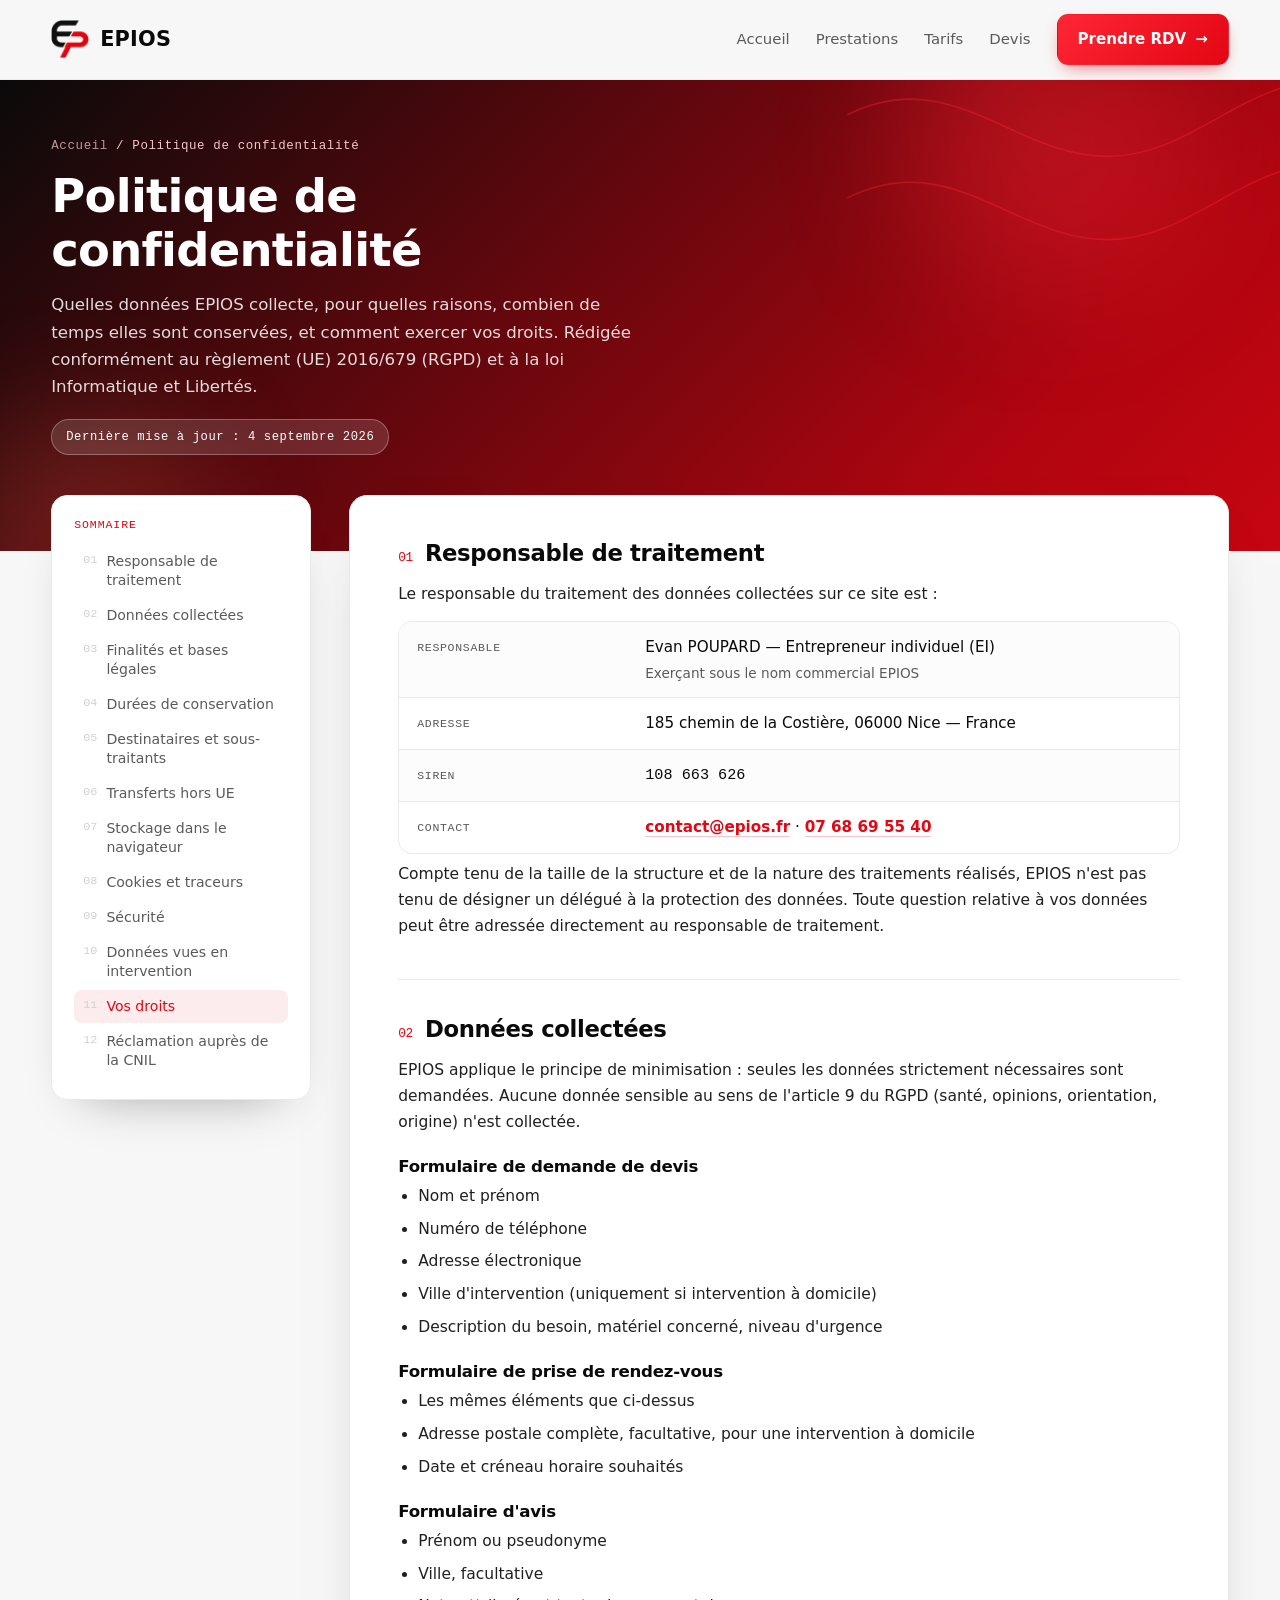
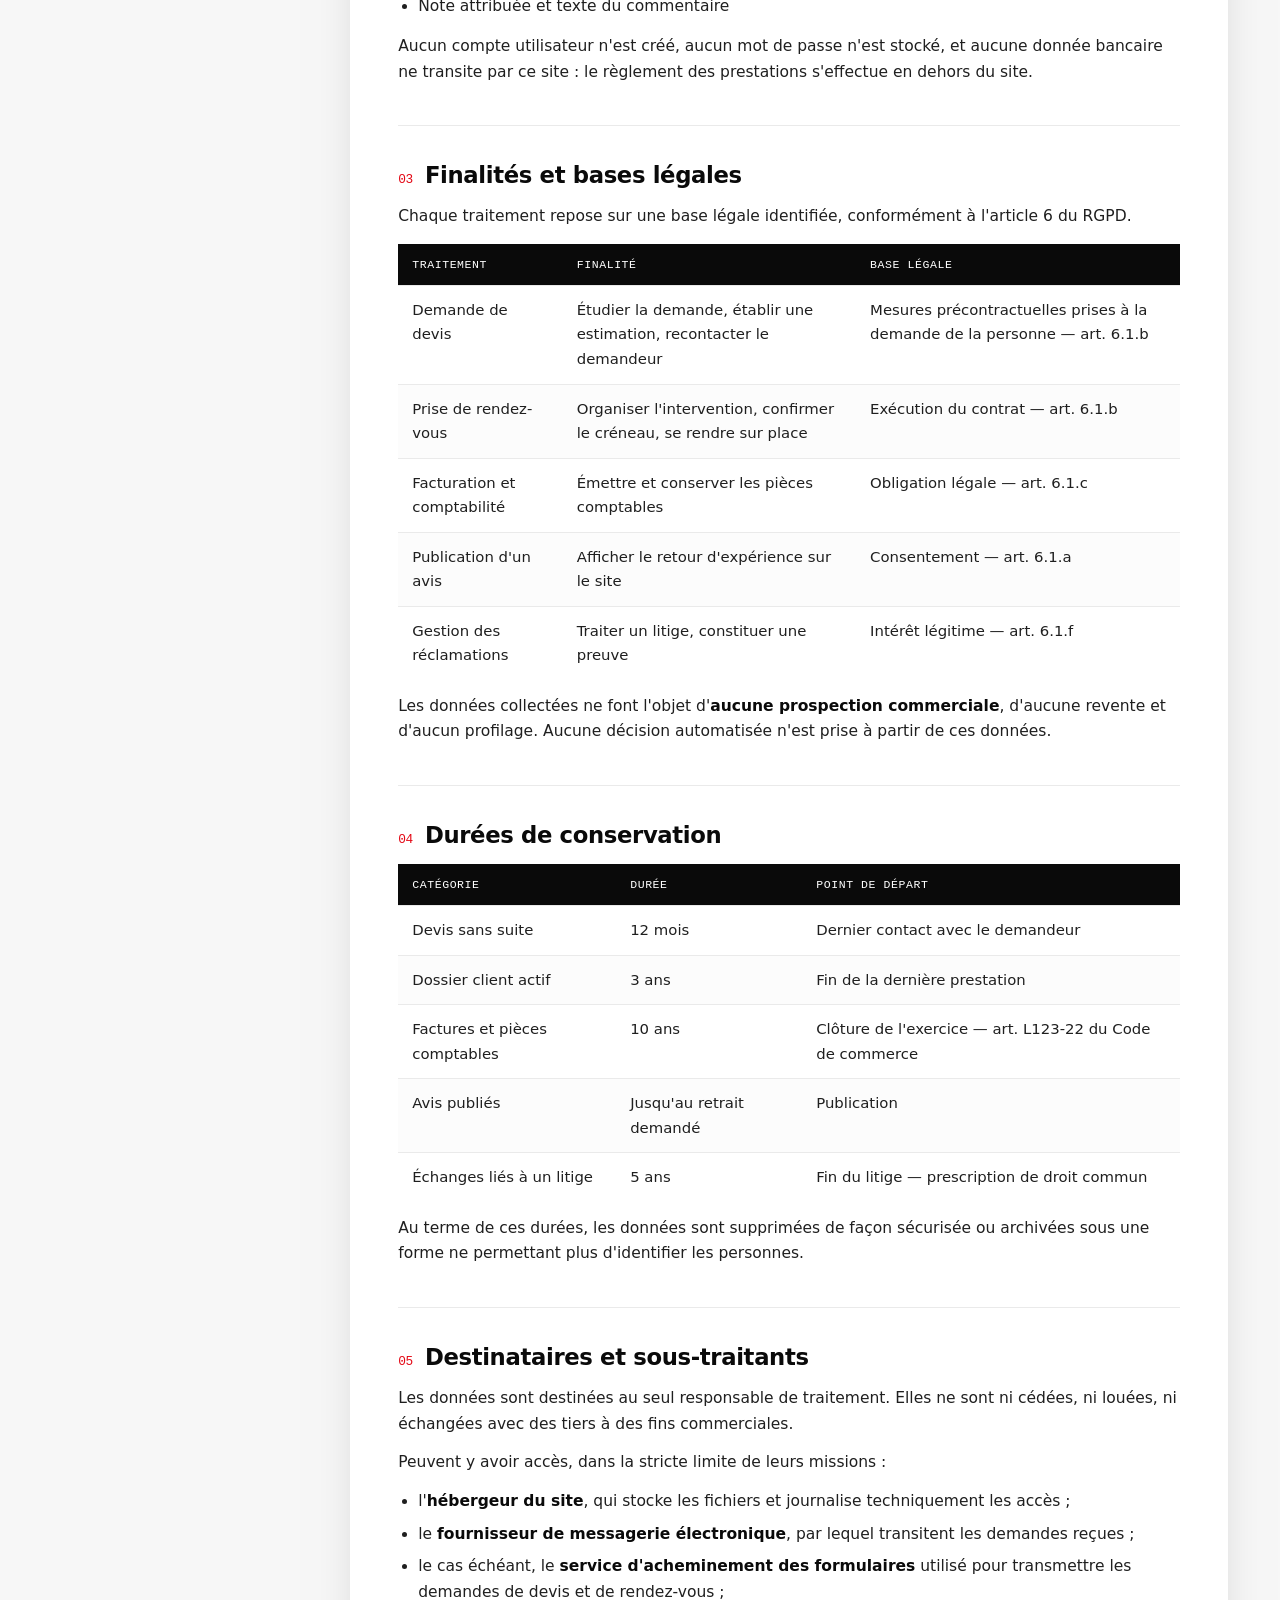
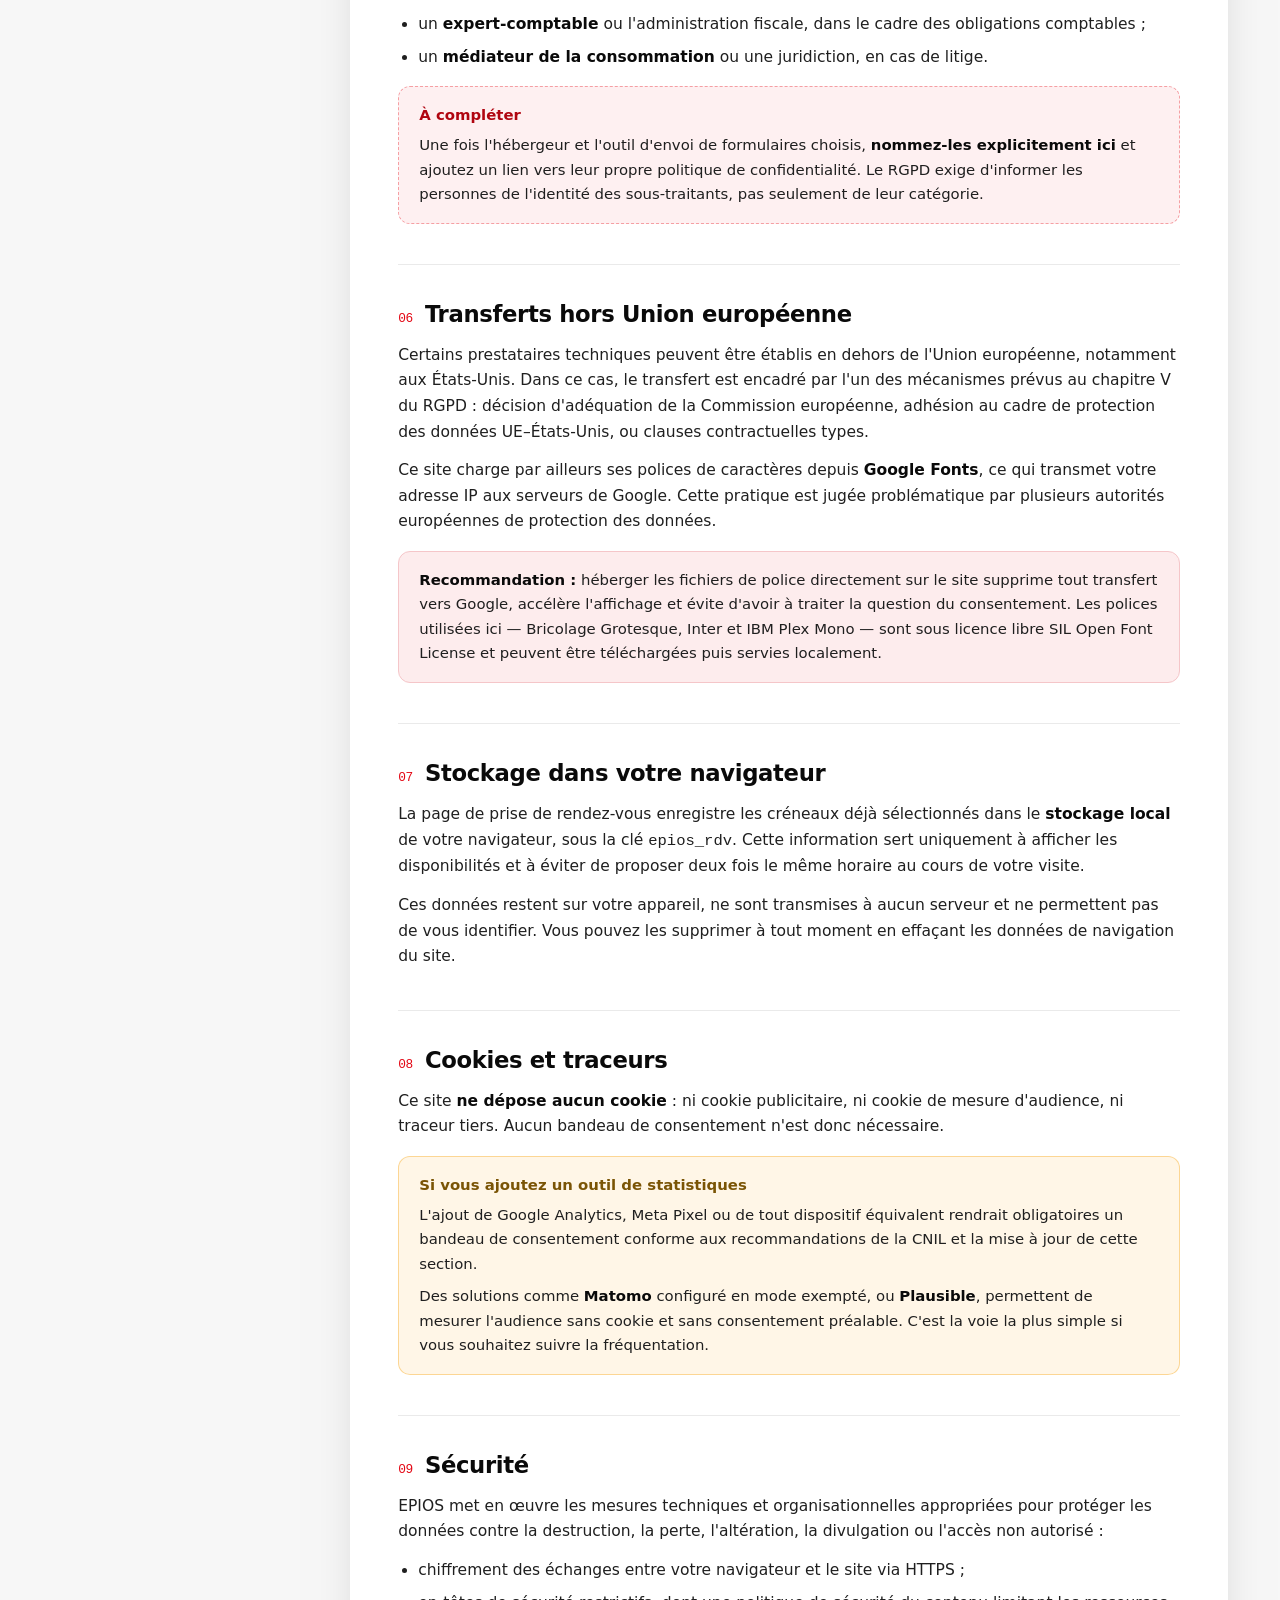
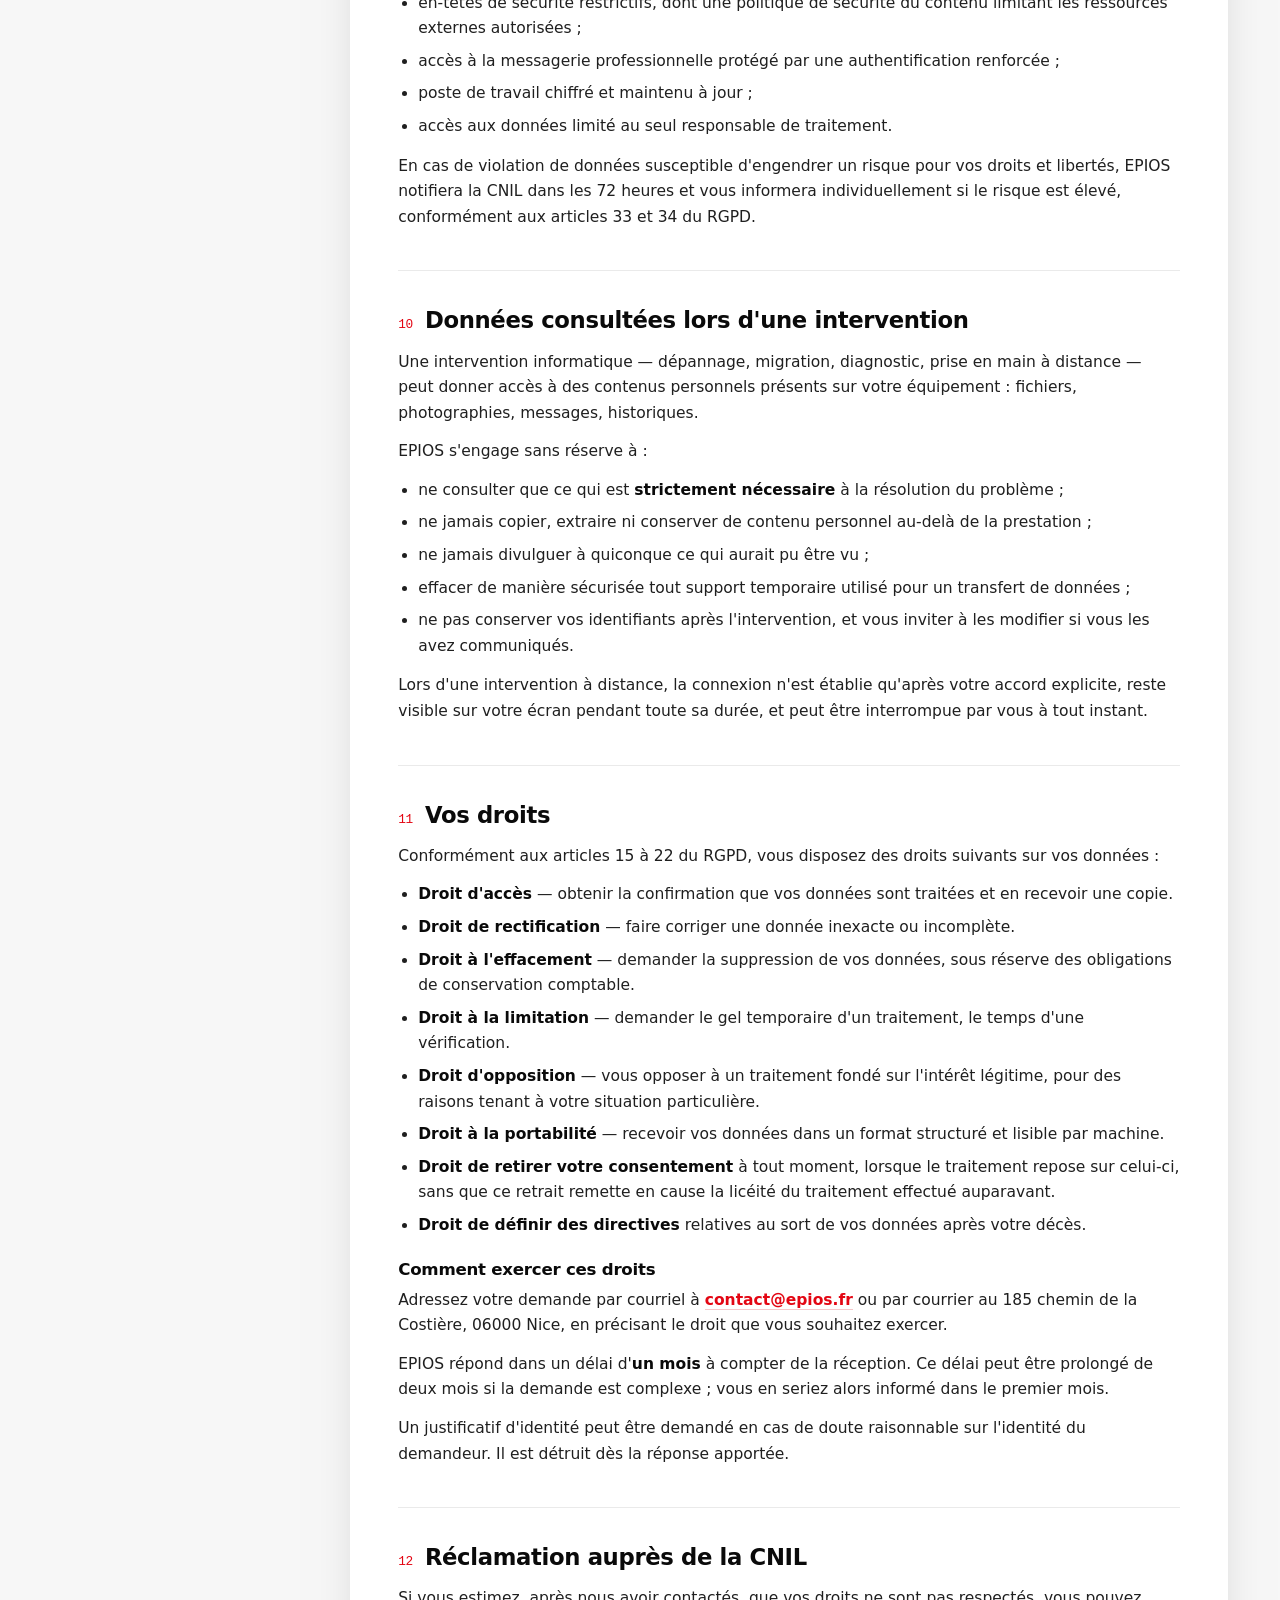
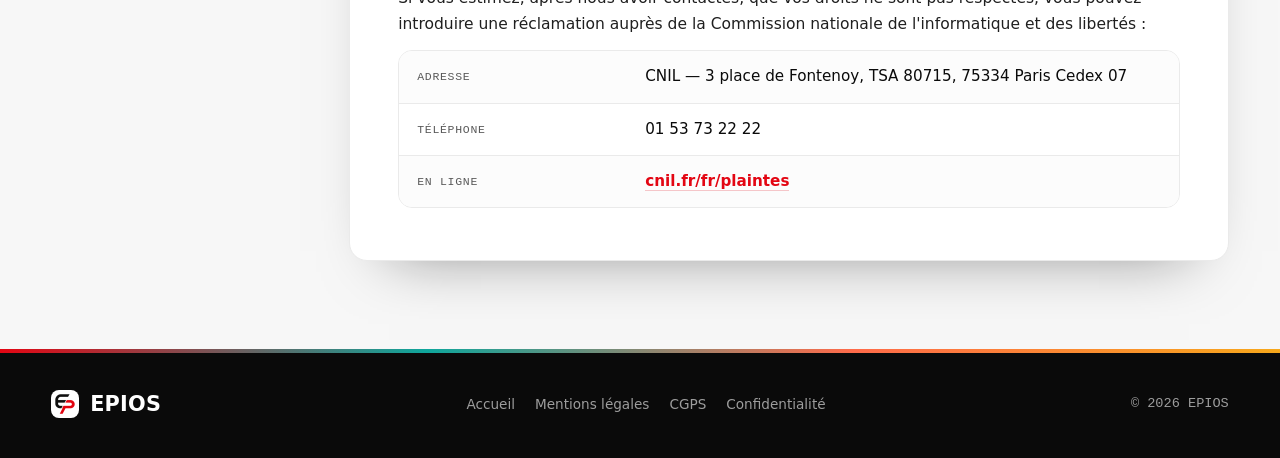
<file: confidentialite.html>
<!DOCTYPE html>
<html lang="fr">
<head>
<meta charset="UTF-8">
<meta name="viewport" content="width=device-width, initial-scale=1.0">
<meta http-equiv="Content-Security-Policy" content="default-src 'self'; base-uri 'self'; object-src 'none'; script-src 'self'; style-src 'self' 'unsafe-inline' https://fonts.googleapis.com; font-src 'self' https://fonts.gstatic.com; upgrade-insecure-requests; img-src 'self' data:; connect-src 'self'; frame-src 'self'; form-action 'self' mailto:">
<meta name="referrer" content="strict-origin-when-cross-origin">
<title>Politique de confidentialité — EPIOS</title>
<link rel="icon" href="assets/favicon.png" type="image/png">
<meta name="description" content="Politique de confidentialité EPIOS : quelles données sont collectées, pourquoi, combien de temps elles sont conservées et comment exercer vos droits.">
<meta name="robots" content="index,follow">
<link rel="preconnect" href="https://fonts.googleapis.com">
<link rel="preconnect" href="https://fonts.gstatic.com" crossorigin>
<link href="https://fonts.googleapis.com/css2?family=Bricolage+Grotesque:opsz,wght@12..96,400..800&family=IBM+Plex+Mono:wght@400;500;600&family=Inter:wght@400;500;600&display=swap" rel="stylesheet">
<link rel="stylesheet" href="css/legal.css">
</head>
<body>

<header class="nav">
  <div class="wrap nav-in">
    <a href="index.html" class="logo">
      <span class="mark"><img src="assets/logo-mark.png" alt="EPIOS"></span>
      <span class="name">EPIOS</span>
    </a>
    <nav class="nav-links" id="menu">
      <a class="link" href="index.html">Accueil</a>
      <a class="link" href="index.html#prestations">Prestations</a>
      <a class="link" href="index.html#tarifs">Tarifs</a>
      <a class="link" href="devis.html">Devis</a>
      <a class="btn btn-primary" href="reservation.html">Prendre RDV <span class="arrow">→</span></a>
    </nav>
    <button class="menu-btn" id="menuBtn" aria-label="Ouvrir le menu"><span></span><span></span><span></span></button>
  </div>
</header>

<section class="phead">
  <span class="blob pb1"></span><span class="blob pb2"></span>
  <svg class="contour" viewBox="0 0 500 400" fill="none" stroke="currentColor" stroke-width="1.5" aria-hidden="true"><path d="M500 60C400 40 350 130 260 130S110 40 10 90"/><path d="M500 140C400 120 350 210 260 210S110 120 10 170"/><path d="M500 220C400 200 350 290 260 290S110 200 10 250"/></svg>
  <div class="wrap">
    <div class="crumb"><a href="index.html">Accueil</a> / Politique de confidentialité</div>
    <h1>Politique de confidentialité</h1>
    <p>Quelles données EPIOS collecte, pour quelles raisons, combien de temps elles sont conservées, et comment exercer vos droits. Rédigée conformément au règlement (UE) 2016/679 (RGPD) et à la loi Informatique et Libertés.</p>
    <span class="upd">Dernière mise à jour : 4 septembre 2026</span>
  </div>
</section>

<div class="wrap">
  <div class="legal-split">

    <aside class="toc">
      <h4>Sommaire</h4>
      <ol>
        <li><a href="#responsable">Responsable de traitement</a></li>
        <li><a href="#donnees">Données collectées</a></li>
        <li><a href="#finalites">Finalités et bases légales</a></li>
        <li><a href="#duree">Durées de conservation</a></li>
        <li><a href="#destinataires">Destinataires et sous-traitants</a></li>
        <li><a href="#transferts">Transferts hors UE</a></li>
        <li><a href="#stockage-local">Stockage dans le navigateur</a></li>
        <li><a href="#cookies">Cookies et traceurs</a></li>
        <li><a href="#securite">Sécurité</a></li>
        <li><a href="#interventions">Données vues en intervention</a></li>
        <li><a href="#droits">Vos droits</a></li>
        <li><a href="#reclamation">Réclamation auprès de la CNIL</a></li>
      </ol>
    </aside>

    <main class="doc">

      <section id="responsable">
        <h2><span class="n">01</span>Responsable de traitement</h2>
        <p>Le responsable du traitement des données collectées sur ce site est :</p>
        <div class="idcard">
          <div class="r"><div class="k">Responsable</div><div class="v">Evan POUPARD — Entrepreneur individuel (EI)<small>Exerçant sous le nom commercial EPIOS</small></div></div>
          <div class="r"><div class="k">Adresse</div><div class="v">185 chemin de la Costière, 06000 Nice — France</div></div>
          <div class="r"><div class="k">SIREN</div><div class="v mono">108 663 626</div></div>
          <div class="r"><div class="k">Contact</div><div class="v"><a href="mailto:contact@epios.fr">contact@epios.fr</a> · <a href="tel:+33768695540">07 68 69 55 40</a></div></div>
        </div>
        <p>Compte tenu de la taille de la structure et de la nature des traitements réalisés, EPIOS n'est pas tenu de désigner un délégué à la protection des données. Toute question relative à vos données peut être adressée directement au responsable de traitement.</p>
      </section>

      <section id="donnees">
        <h2><span class="n">02</span>Données collectées</h2>
        <p>EPIOS applique le principe de minimisation : seules les données strictement nécessaires sont demandées. Aucune donnée sensible au sens de l'article 9 du RGPD (santé, opinions, orientation, origine) n'est collectée.</p>

        <h3>Formulaire de demande de devis</h3>
        <ul>
          <li>Nom et prénom</li>
          <li>Numéro de téléphone</li>
          <li>Adresse électronique</li>
          <li>Ville d'intervention (uniquement si intervention à domicile)</li>
          <li>Description du besoin, matériel concerné, niveau d'urgence</li>
        </ul>

        <h3>Formulaire de prise de rendez-vous</h3>
        <ul>
          <li>Les mêmes éléments que ci-dessus</li>
          <li>Adresse postale complète, facultative, pour une intervention à domicile</li>
          <li>Date et créneau horaire souhaités</li>
        </ul>

        <h3>Formulaire d'avis</h3>
        <ul>
          <li>Prénom ou pseudonyme</li>
          <li>Ville, facultative</li>
          <li>Note attribuée et texte du commentaire</li>
        </ul>
        <p>Aucun compte utilisateur n'est créé, aucun mot de passe n'est stocké, et aucune donnée bancaire ne transite par ce site : le règlement des prestations s'effectue en dehors du site.</p>
      </section>

      <section id="finalites">
        <h2><span class="n">03</span>Finalités et bases légales</h2>
        <p>Chaque traitement repose sur une base légale identifiée, conformément à l'article 6 du RGPD.</p>
        <table class="ltable">
          <thead>
            <tr><th>Traitement</th><th>Finalité</th><th>Base légale</th></tr>
          </thead>
          <tbody>
            <tr>
              <td data-l="Traitement">Demande de devis</td>
              <td data-l="Finalité">Étudier la demande, établir une estimation, recontacter le demandeur</td>
              <td data-l="Base légale">Mesures précontractuelles prises à la demande de la personne — art. 6.1.b</td>
            </tr>
            <tr>
              <td data-l="Traitement">Prise de rendez-vous</td>
              <td data-l="Finalité">Organiser l'intervention, confirmer le créneau, se rendre sur place</td>
              <td data-l="Base légale">Exécution du contrat — art. 6.1.b</td>
            </tr>
            <tr>
              <td data-l="Traitement">Facturation et comptabilité</td>
              <td data-l="Finalité">Émettre et conserver les pièces comptables</td>
              <td data-l="Base légale">Obligation légale — art. 6.1.c</td>
            </tr>
            <tr>
              <td data-l="Traitement">Publication d'un avis</td>
              <td data-l="Finalité">Afficher le retour d'expérience sur le site</td>
              <td data-l="Base légale">Consentement — art. 6.1.a</td>
            </tr>
            <tr>
              <td data-l="Traitement">Gestion des réclamations</td>
              <td data-l="Finalité">Traiter un litige, constituer une preuve</td>
              <td data-l="Base légale">Intérêt légitime — art. 6.1.f</td>
            </tr>
          </tbody>
        </table>
        <p>Les données collectées ne font l'objet d'<strong>aucune prospection commerciale</strong>, d'aucune revente et d'aucun profilage. Aucune décision automatisée n'est prise à partir de ces données.</p>
      </section>

      <section id="duree">
        <h2><span class="n">04</span>Durées de conservation</h2>
        <table class="ltable">
          <thead>
            <tr><th>Catégorie</th><th>Durée</th><th>Point de départ</th></tr>
          </thead>
          <tbody>
            <tr>
              <td data-l="Catégorie">Devis sans suite</td>
              <td data-l="Durée">12 mois</td>
              <td data-l="Point de départ">Dernier contact avec le demandeur</td>
            </tr>
            <tr>
              <td data-l="Catégorie">Dossier client actif</td>
              <td data-l="Durée">3 ans</td>
              <td data-l="Point de départ">Fin de la dernière prestation</td>
            </tr>
            <tr>
              <td data-l="Catégorie">Factures et pièces comptables</td>
              <td data-l="Durée">10 ans</td>
              <td data-l="Point de départ">Clôture de l'exercice — art. L123-22 du Code de commerce</td>
            </tr>
            <tr>
              <td data-l="Catégorie">Avis publiés</td>
              <td data-l="Durée">Jusqu'au retrait demandé</td>
              <td data-l="Point de départ">Publication</td>
            </tr>
            <tr>
              <td data-l="Catégorie">Échanges liés à un litige</td>
              <td data-l="Durée">5 ans</td>
              <td data-l="Point de départ">Fin du litige — prescription de droit commun</td>
            </tr>
          </tbody>
        </table>
        <p>Au terme de ces durées, les données sont supprimées de façon sécurisée ou archivées sous une forme ne permettant plus d'identifier les personnes.</p>
      </section>

      <section id="destinataires">
        <h2><span class="n">05</span>Destinataires et sous-traitants</h2>
        <p>Les données sont destinées au seul responsable de traitement. Elles ne sont ni cédées, ni louées, ni échangées avec des tiers à des fins commerciales.</p>
        <p>Peuvent y avoir accès, dans la stricte limite de leurs missions :</p>
        <ul>
          <li>l'<strong>hébergeur du site</strong>, qui stocke les fichiers et journalise techniquement les accès ;</li>
          <li>le <strong>fournisseur de messagerie électronique</strong>, par lequel transitent les demandes reçues ;</li>
          <li>le cas échéant, le <strong>service d'acheminement des formulaires</strong> utilisé pour transmettre les demandes de devis et de rendez-vous ;</li>
          <li>un <strong>expert-comptable</strong> ou l'administration fiscale, dans le cadre des obligations comptables ;</li>
          <li>un <strong>médiateur de la consommation</strong> ou une juridiction, en cas de litige.</li>
        </ul>
        <div class="callout todo">
          <span class="t">À compléter</span>
          <p>Une fois l'hébergeur et l'outil d'envoi de formulaires choisis, <strong>nommez-les explicitement ici</strong> et ajoutez un lien vers leur propre politique de confidentialité. Le RGPD exige d'informer les personnes de l'identité des sous-traitants, pas seulement de leur catégorie.</p>
        </div>
      </section>

      <section id="transferts">
        <h2><span class="n">06</span>Transferts hors Union européenne</h2>
        <p>Certains prestataires techniques peuvent être établis en dehors de l'Union européenne, notamment aux États-Unis. Dans ce cas, le transfert est encadré par l'un des mécanismes prévus au chapitre V du RGPD : décision d'adéquation de la Commission européenne, adhésion au cadre de protection des données UE–États-Unis, ou clauses contractuelles types.</p>
        <p>Ce site charge par ailleurs ses polices de caractères depuis <strong>Google Fonts</strong>, ce qui transmet votre adresse IP aux serveurs de Google. Cette pratique est jugée problématique par plusieurs autorités européennes de protection des données.</p>
        <div class="callout info">
          <p><strong>Recommandation :</strong> héberger les fichiers de police directement sur le site supprime tout transfert vers Google, accélère l'affichage et évite d'avoir à traiter la question du consentement. Les polices utilisées ici — Bricolage Grotesque, Inter et IBM Plex Mono — sont sous licence libre SIL Open Font License et peuvent être téléchargées puis servies localement.</p>
        </div>
      </section>

      <section id="stockage-local">
        <h2><span class="n">07</span>Stockage dans votre navigateur</h2>
        <p>La page de prise de rendez-vous enregistre les créneaux déjà sélectionnés dans le <strong>stockage local</strong> de votre navigateur, sous la clé <span class="mono">epios_rdv</span>. Cette information sert uniquement à afficher les disponibilités et à éviter de proposer deux fois le même horaire au cours de votre visite.</p>
        <p>Ces données restent sur votre appareil, ne sont transmises à aucun serveur et ne permettent pas de vous identifier. Vous pouvez les supprimer à tout moment en effaçant les données de navigation du site.</p>
      </section>

      <section id="cookies">
        <h2><span class="n">08</span>Cookies et traceurs</h2>
        <p>Ce site <strong>ne dépose aucun cookie</strong> : ni cookie publicitaire, ni cookie de mesure d'audience, ni traceur tiers. Aucun bandeau de consentement n'est donc nécessaire.</p>
        <div class="callout warn">
          <span class="t">Si vous ajoutez un outil de statistiques</span>
          <p>L'ajout de Google Analytics, Meta Pixel ou de tout dispositif équivalent rendrait obligatoires un bandeau de consentement conforme aux recommandations de la CNIL et la mise à jour de cette section.</p>
          <p>Des solutions comme <strong>Matomo</strong> configuré en mode exempté, ou <strong>Plausible</strong>, permettent de mesurer l'audience sans cookie et sans consentement préalable. C'est la voie la plus simple si vous souhaitez suivre la fréquentation.</p>
        </div>
      </section>

      <section id="securite">
        <h2><span class="n">09</span>Sécurité</h2>
        <p>EPIOS met en œuvre les mesures techniques et organisationnelles appropriées pour protéger les données contre la destruction, la perte, l'altération, la divulgation ou l'accès non autorisé :</p>
        <ul>
          <li>chiffrement des échanges entre votre navigateur et le site via HTTPS ;</li>
          <li>en-têtes de sécurité restrictifs, dont une politique de sécurité du contenu limitant les ressources externes autorisées ;</li>
          <li>accès à la messagerie professionnelle protégé par une authentification renforcée ;</li>
          <li>poste de travail chiffré et maintenu à jour ;</li>
          <li>accès aux données limité au seul responsable de traitement.</li>
        </ul>
        <p>En cas de violation de données susceptible d'engendrer un risque pour vos droits et libertés, EPIOS notifiera la CNIL dans les 72 heures et vous informera individuellement si le risque est élevé, conformément aux articles 33 et 34 du RGPD.</p>
      </section>

      <section id="interventions">
        <h2><span class="n">10</span>Données consultées lors d'une intervention</h2>
        <p>Une intervention informatique — dépannage, migration, diagnostic, prise en main à distance — peut donner accès à des contenus personnels présents sur votre équipement : fichiers, photographies, messages, historiques.</p>
        <p>EPIOS s'engage sans réserve à :</p>
        <ul>
          <li>ne consulter que ce qui est <strong>strictement nécessaire</strong> à la résolution du problème ;</li>
          <li>ne jamais copier, extraire ni conserver de contenu personnel au-delà de la prestation ;</li>
          <li>ne jamais divulguer à quiconque ce qui aurait pu être vu ;</li>
          <li>effacer de manière sécurisée tout support temporaire utilisé pour un transfert de données ;</li>
          <li>ne pas conserver vos identifiants après l'intervention, et vous inviter à les modifier si vous les avez communiqués.</li>
        </ul>
        <p>Lors d'une intervention à distance, la connexion n'est établie qu'après votre accord explicite, reste visible sur votre écran pendant toute sa durée, et peut être interrompue par vous à tout instant.</p>
      </section>

      <section id="droits">
        <h2><span class="n">11</span>Vos droits</h2>
        <p>Conformément aux articles 15 à 22 du RGPD, vous disposez des droits suivants sur vos données :</p>
        <ul>
          <li><strong>Droit d'accès</strong> — obtenir la confirmation que vos données sont traitées et en recevoir une copie.</li>
          <li><strong>Droit de rectification</strong> — faire corriger une donnée inexacte ou incomplète.</li>
          <li><strong>Droit à l'effacement</strong> — demander la suppression de vos données, sous réserve des obligations de conservation comptable.</li>
          <li><strong>Droit à la limitation</strong> — demander le gel temporaire d'un traitement, le temps d'une vérification.</li>
          <li><strong>Droit d'opposition</strong> — vous opposer à un traitement fondé sur l'intérêt légitime, pour des raisons tenant à votre situation particulière.</li>
          <li><strong>Droit à la portabilité</strong> — recevoir vos données dans un format structuré et lisible par machine.</li>
          <li><strong>Droit de retirer votre consentement</strong> à tout moment, lorsque le traitement repose sur celui-ci, sans que ce retrait remette en cause la licéité du traitement effectué auparavant.</li>
          <li><strong>Droit de définir des directives</strong> relatives au sort de vos données après votre décès.</li>
        </ul>

        <h3>Comment exercer ces droits</h3>
        <p>Adressez votre demande par courriel à <a href="mailto:contact@epios.fr">contact@epios.fr</a> ou par courrier au 185 chemin de la Costière, 06000 Nice, en précisant le droit que vous souhaitez exercer.</p>
        <p>EPIOS répond dans un délai d'<strong>un mois</strong> à compter de la réception. Ce délai peut être prolongé de deux mois si la demande est complexe ; vous en seriez alors informé dans le premier mois.</p>
        <p>Un justificatif d'identité peut être demandé en cas de doute raisonnable sur l'identité du demandeur. Il est détruit dès la réponse apportée.</p>
      </section>

      <section id="reclamation">
        <h2><span class="n">12</span>Réclamation auprès de la CNIL</h2>
        <p>Si vous estimez, après nous avoir contactés, que vos droits ne sont pas respectés, vous pouvez introduire une réclamation auprès de la Commission nationale de l'informatique et des libertés :</p>
        <div class="idcard">
          <div class="r"><div class="k">Adresse</div><div class="v">CNIL — 3 place de Fontenoy, TSA 80715, 75334 Paris Cedex 07</div></div>
          <div class="r"><div class="k">Téléphone</div><div class="v">01 53 73 22 22</div></div>
          <div class="r"><div class="k">En ligne</div><div class="v"><a href="https://www.cnil.fr/fr/plaintes" target="_blank" rel="noopener noreferrer">cnil.fr/fr/plaintes</a></div></div>
        </div>
      </section>

    </main>
  </div>
</div>

<footer>
  <div class="wrap foot-in">
    <a href="index.html" class="logo"><span class="mark" style="width:28px;height:28px"><img src="assets/logo-mark.png" alt="EPIOS"></span><span class="name">EPIOS</span></a>
    <div class="foot-nav">
      <a href="index.html">Accueil</a>
      <a href="mentions-legales.html">Mentions légales</a>
      <a href="cgv.html">CGPS</a>
      <a href="confidentialite.html">Confidentialité</a>
    </div>
    <span class="mono">© 2026 EPIOS</span>
  </div>
</footer>

<script src="js/legal.js"></script>
</body>
</html>
</file>
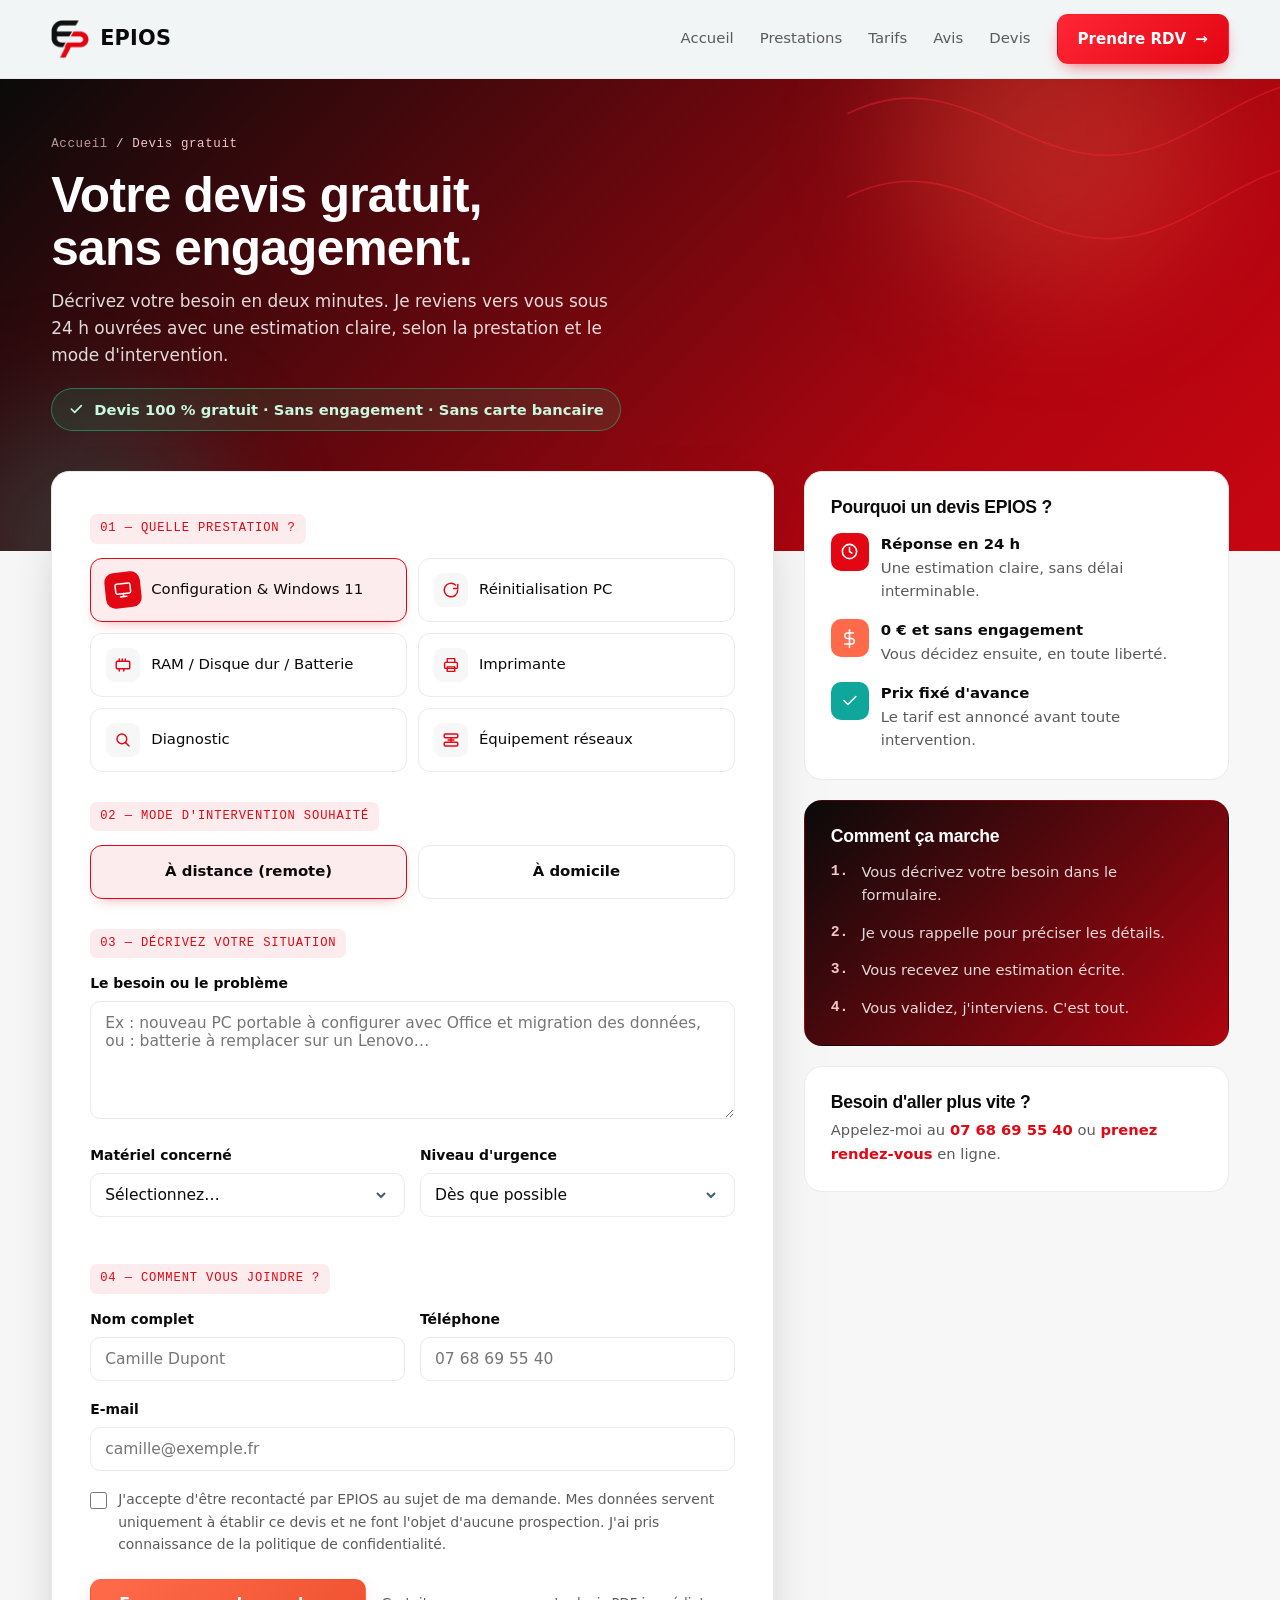
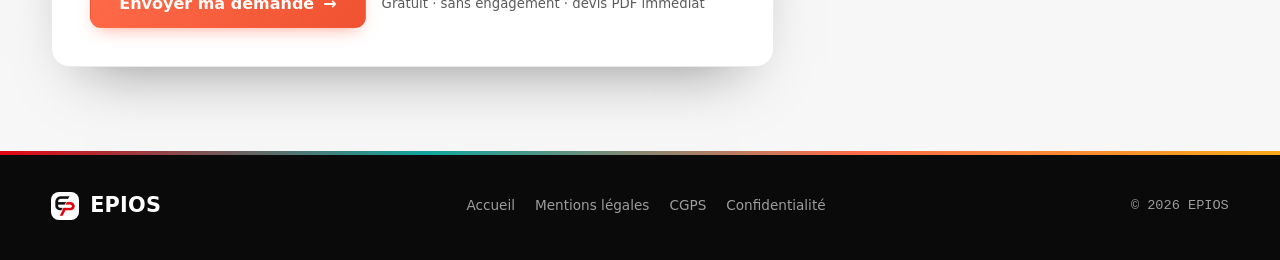
<file: devis.html>
<!DOCTYPE html>
<html lang="fr">
<head>
<meta charset="UTF-8">
<meta name="viewport" content="width=device-width, initial-scale=1.0">
<!-- Sécurité : politique de sécurité du contenu (CSP) + referrer -->
<meta http-equiv="Content-Security-Policy" content="default-src 'self'; base-uri 'self'; object-src 'none'; script-src 'self'; style-src 'self' 'unsafe-inline' https://fonts.googleapis.com; font-src 'self' https://fonts.gstatic.com; upgrade-insecure-requests; img-src 'self' data: blob:; connect-src 'self' https://api.emailjs.com; frame-src 'self' blob:; form-action 'self' mailto:">
<meta name="referrer" content="strict-origin-when-cross-origin">
<title>Devis gratuit — EPIOS Solutions Informatiques</title>
<link rel="icon" href="assets/favicon.png" type="image/png">
<meta name="description" content="Demandez votre devis informatique gratuit à EPIOS, spécialiste pour particuliers à Nice et dans un rayon de 30 km. Réponse sous 24 h.">
<link rel="preconnect" href="https://fonts.googleapis.com">
<link rel="preconnect" href="https://fonts.gstatic.com" crossorigin>
<link href="https://fonts.googleapis.com/css2?family=Bricolage+Grotesque:opsz,wght@12..96,400..800&family=IBM+Plex+Mono:wght@400;500;600&family=Inter:wght@400;500;600&display=swap" rel="stylesheet">
<script src="js/vendor/jspdf.umd.min.js"></script>
<script src="js/vendor/email.min.js"></script>
  <link rel="stylesheet" href="css/devis.css">
</head>
<body>

<header class="nav">
  <div class="wrap nav-in">
    <a href="index.html" class="logo">
      <span class="mark"><img src="assets/logo-mark.png" alt="EPIOS"></span>
      <span class="name">EPIOS</span>
    </a>
    <nav class="nav-links" id="menu">
      <a class="link" href="index.html">Accueil</a>
      <a class="link" href="index.html#prestations">Prestations</a>
      <a class="link" href="index.html#tarifs">Tarifs</a>
      <a class="link" href="index.html#avis">Avis</a>
      <a class="link" href="devis.html">Devis</a>
      <a class="btn btn-primary" href="reservation.html">Prendre RDV <span class="arrow">→</span></a>
    </nav>
    <button class="menu-btn" id="menuBtn" aria-label="Ouvrir le menu"><span></span><span></span><span></span></button>
  </div>
</header>

<section class="phead">
  <span class="blob pb1"></span><span class="blob pb2"></span>
  <svg class="contour" viewBox="0 0 500 400" fill="none" stroke="currentColor" stroke-width="1.5" aria-hidden="true"><path d="M500 60C400 40 350 130 260 130S110 40 10 90"/><path d="M500 140C400 120 350 210 260 210S110 120 10 170"/><path d="M500 220C400 200 350 290 260 290S110 200 10 250"/></svg>
  <div class="wrap">
    <div class="crumb"><a href="index.html">Accueil</a> / Devis gratuit</div>
    <h1>Votre devis gratuit, sans engagement.</h1>
    <p>Décrivez votre besoin en deux minutes. Je reviens vers vous sous 24 h ouvrées avec une estimation claire, selon la prestation et le mode d'intervention.</p>
    <div class="free-badge">
      <svg viewBox="0 0 24 24" fill="none" stroke="currentColor" stroke-width="2.4" stroke-linecap="round" stroke-linejoin="round"><path d="m5 12 5 5L20 7"/></svg>
      Devis 100 % gratuit · Sans engagement · Sans carte bancaire
    </div>
  </div>
</section>

<div class="wrap">
  <div class="split">
    <div class="panel">
      <form id="devisForm" novalidate>
        <div aria-hidden="true" style="position:absolute;left:-9999px;top:-9999px;width:1px;height:1px;overflow:hidden"><label>Laissez ce champ vide<input type="text" name="website" id="hp" tabindex="-1" autocomplete="off"></label></div>
        <span class="step-tag">01 — Quelle prestation ?</span>
        <div class="chips">
          <div class="chip"><input type="radio" name="service" id="s1" value="Configuration de PC & Migration Windows 11" checked>
            <label for="s1"><span class="ico"><svg viewBox="0 0 24 24" fill="none" stroke="currentColor" stroke-width="1.9" stroke-linecap="round" stroke-linejoin="round"><rect x="2.5" y="4" width="19" height="12.5" rx="2"/><path d="M8 20.5h8M12 16.5v4"/></svg></span>Configuration & Windows 11</label></div>
          <div class="chip"><input type="radio" name="service" id="s2" value="Réinitialisation & Nettoyage PC">
            <label for="s2"><span class="ico"><svg viewBox="0 0 24 24" fill="none" stroke="currentColor" stroke-width="1.9" stroke-linecap="round" stroke-linejoin="round"><path d="M21 12a9 9 0 1 1-3-6.7"/><path d="M21 4.5V10h-5.5"/></svg></span>Réinitialisation PC</label></div>
          <div class="chip"><input type="radio" name="service" id="s3" value="Remplacement RAM / Disque dur / Batterie">
            <label for="s3"><span class="ico"><svg viewBox="0 0 24 24" fill="none" stroke="currentColor" stroke-width="1.9" stroke-linecap="round" stroke-linejoin="round"><rect x="3" y="7" width="18" height="10" rx="1.5"/><path d="M7 7V4M11 7V4M15 7V4M7 17v3M13 17v3"/></svg></span>RAM / Disque dur / Batterie</label></div>
          <div class="chip"><input type="radio" name="service" id="s4" value="Installation & Configuration Imprimante">
            <label for="s4"><span class="ico"><svg viewBox="0 0 24 24" fill="none" stroke="currentColor" stroke-width="1.9" stroke-linecap="round" stroke-linejoin="round"><path d="M7 8.5V3.5h10v5"/><rect x="3.5" y="8.5" width="17" height="8" rx="1.5"/><path d="M7 14.5h10v6H7z"/></svg></span>Imprimante</label></div>
          <div class="chip"><input type="radio" name="service" id="s5" value="Diagnostic Informatique">
            <label for="s5"><span class="ico"><svg viewBox="0 0 24 24" fill="none" stroke="currentColor" stroke-width="1.9" stroke-linecap="round" stroke-linejoin="round"><circle cx="10.5" cy="10.5" r="6.5"/><path d="m20 20-4.5-4.5"/></svg></span>Diagnostic</label></div>
          <div class="chip"><input type="radio" name="service" id="s6" value="Configuration équipement réseaux">
            <label for="s6"><span class="ico"><svg viewBox="0 0 24 24" fill="none" stroke="currentColor" stroke-width="1.9" stroke-linecap="round" stroke-linejoin="round"><rect x="3" y="4" width="18" height="5" rx="1.2"/><rect x="3" y="15" width="18" height="5" rx="1.2"/><path d="M12 9v6M8 12h8"/></svg></span>Équipement réseaux</label></div>
        </div>

        <span class="step-tag">02 — Mode d'intervention souhaité</span>
        <div class="mode">
          <div class="chip"><input type="radio" name="mode" id="m1" value="À distance" checked><label for="m1">À distance (remote)</label></div>
          <div class="chip"><input type="radio" name="mode" id="m2" value="À domicile"><label for="m2">À domicile</label></div>
        </div>
        <div class="mode-note" id="modeNote">Le remplacement de composant (RAM / Disque dur / Batterie) demande une manipulation physique : intervention <b>à domicile</b> uniquement.</div>

        <span class="step-tag">03 — Décrivez votre situation</span>
        <div class="field">
          <label class="lbl" for="desc">Le besoin ou le problème</label>
          <textarea id="desc" placeholder="Ex : nouveau PC portable à configurer avec Office et migration des données, ou : batterie à remplacer sur un Lenovo…"></textarea>
          <div class="errmsg" id="descErr">Merci d'en dire un peu plus (au moins 10 caractères).</div>
        </div>
        <div class="field row">
          <div>
            <label class="lbl" for="materiel" id="materielLbl">Matériel concerné</label>
            <select id="materiel"></select>
            <div class="errmsg" id="materielErr">Sélectionnez le matériel concerné.</div>
          </div>
          <div>
            <label class="lbl" for="urgence">Niveau d'urgence</label>
            <select id="urgence"><option>Dès que possible</option><option>Dans la semaine</option><option>Pas pressé, je compare</option></select>
          </div>
        </div>
        <div class="field" id="modeleField" style="display:none">
          <label class="lbl" for="modele">Modèle de l'imprimante</label><input type="text" id="modele" placeholder="Ex. DeskJet 2720e, PIXMA TS3450, EcoTank ET-2850…"><div class="errmsg" id="modeleErr">Indiquez le modèle de l'imprimante.</div>
        </div>

        <span class="step-tag">04 — Comment vous joindre ?</span>
        <div class="field row">
          <div><label class="lbl" for="nom">Nom complet</label><input type="text" id="nom" placeholder="Camille Dupont"><div class="errmsg" id="nomErr">Merci d'indiquer votre nom.</div></div>
          <div><label class="lbl" for="tel">Téléphone</label><input type="tel" id="tel" placeholder="07 68 69 55 40"><div class="errmsg" id="telErr">Numéro requis pour vous rappeler.</div></div>
        </div>
        <div class="field">
          <label class="lbl" for="email">E-mail</label><input type="email" id="email" placeholder="camille@exemple.fr"><div class="errmsg" id="emailErr">Adresse e-mail invalide.</div>
        </div>
        <div class="field" id="villeField" style="display:none">
          <label class="lbl" for="ville">Ville d'intervention</label><input type="text" id="ville" placeholder="Nice, Cagnes-sur-Mer, Antibes…"><div class="errmsg" id="villeErr">Indiquez la ville d'intervention.</div>
        </div>

        <label class="consent"><input type="checkbox" id="rgpd"><span>J'accepte d'être recontacté par EPIOS au sujet de ma demande. Mes données servent uniquement à établir ce devis et ne font l'objet d'aucune prospection. J'ai pris connaissance de la <a href="confidentialite.html" target="_blank" rel="noopener">politique de confidentialité</a>.</span></label>
        <div class="errmsg" id="rgpdErr" style="margin-top:-16px;margin-bottom:18px">Merci de cocher cette case pour continuer.</div>

        <div class="submit-row">
          <button type="submit" class="btn btn-coral full" id="submitBtn">Envoyer ma demande <span class="arrow">→</span></button>
          <span class="note">Gratuit · sans engagement · devis PDF immédiat</span>
        </div>
      </form>

      <div class="success" id="success">
        <div class="check"><svg viewBox="0 0 24 24" fill="none" stroke="currentColor" stroke-width="2.5" stroke-linecap="round" stroke-linejoin="round"><path d="m5 12 5 5L20 7"/></svg></div>
        <h2>Demande envoyée !</h2>
        <p>Votre devis, <b>gratuit et sans engagement</b>, s'est ouvert dans un nouvel onglet. Vous pouvez le rouvrir ou le télécharger ci-dessous.</p>
        <div class="ref" id="refNo">Réf. AZ-000000</div>
        <div class="mail-status" id="mailStatus"></div>
        <div class="viewer-bar solo">
          <span class="vl">Votre devis · <span id="doneRef" class="mono"></span></span>
          <div class="vbtns">
            <a class="vbtn" id="btnOpen" target="_blank" rel="noopener"><svg viewBox="0 0 24 24" fill="none" stroke="currentColor" stroke-width="2" stroke-linecap="round" stroke-linejoin="round"><path d="M18 13v6a2 2 0 0 1-2 2H5a2 2 0 0 1-2-2V8a2 2 0 0 1 2-2h6"/><path d="M15 3h6v6M10 14 21 3"/></svg>Rouvrir dans un onglet</a>
            <a class="vbtn pri" id="btnDl" download><svg viewBox="0 0 24 24" fill="none" stroke="currentColor" stroke-width="2" stroke-linecap="round" stroke-linejoin="round"><path d="M21 15v4a2 2 0 0 1-2 2H5a2 2 0 0 1-2-2v-4"/><path d="M7 10l5 5 5-5M12 15V3"/></svg>Télécharger</a>
          </div>
        </div>
        <br>
        <a class="btn btn-outline" href="index.html">Retour à l'accueil</a>
      </div>
    </div>

    <aside class="aside">
      <div class="acard">
        <h3>Pourquoi un devis EPIOS ?</h3>
        <ul class="reassure">
          <li><span class="rc"><svg viewBox="0 0 24 24" fill="none" stroke="currentColor" stroke-width="2" stroke-linecap="round" stroke-linejoin="round"><path d="M12 7v5l3 2"/><circle cx="12" cy="12" r="9"/></svg></span><span><b>Réponse en 24 h</b>Une estimation claire, sans délai interminable.</span></li>
          <li><span class="rc"><svg viewBox="0 0 24 24" fill="none" stroke="currentColor" stroke-width="2" stroke-linecap="round" stroke-linejoin="round"><path d="M12 1v22M17 5H9.5a3.5 3.5 0 0 0 0 7h5a3.5 3.5 0 0 1 0 7H6"/></svg></span><span><b>0 € et sans engagement</b>Vous décidez ensuite, en toute liberté.</span></li>
          <li><span class="rc"><svg viewBox="0 0 24 24" fill="none" stroke="currentColor" stroke-width="2" stroke-linecap="round" stroke-linejoin="round"><path d="m5 12 5 5L20 7"/></svg></span><span><b>Prix fixé d'avance</b>Le tarif est annoncé avant toute intervention.</span></li>
        </ul>
      </div>
      <div class="acard dark">
        <h3>Comment ça marche</h3>
        <ol class="steps">
          <li><span class="n">1.</span><span>Vous décrivez votre besoin dans le formulaire.</span></li>
          <li><span class="n">2.</span><span>Je vous rappelle pour préciser les détails.</span></li>
          <li><span class="n">3.</span><span>Vous recevez une estimation écrite.</span></li>
          <li><span class="n">4.</span><span>Vous validez, j'interviens. C'est tout.</span></li>
        </ol>
      </div>
      <div class="acard">
        <h3>Besoin d'aller plus vite ?</h3>
        <p class="contact-mini">Appelez-moi au <a href="tel:+33768695540">07 68 69 55 40</a> ou <a href="reservation.html">prenez rendez-vous</a> en ligne.</p>
      </div>
    </aside>
  </div>
</div>

<footer>
  <div class="wrap foot-in">
    <a href="index.html" class="logo"><span class="mark" style="width:28px;height:28px"><img src="assets/logo-mark.png" alt="EPIOS"></span><span class="name">EPIOS</span></a>
    <div class="foot-nav"><a href="index.html">Accueil</a><a href="mentions-legales.html">Mentions légales</a><a href="cgv.html">CGPS</a><a href="confidentialite.html">Confidentialité</a></div>
    <span class="mono">© 2026 EPIOS</span>
  </div>
</footer>

  <script src="js/config.js"></script>
  <script src="js/azpdf.js"></script>
  <script src="js/devis.js"></script>
</body>
</html>
</file>
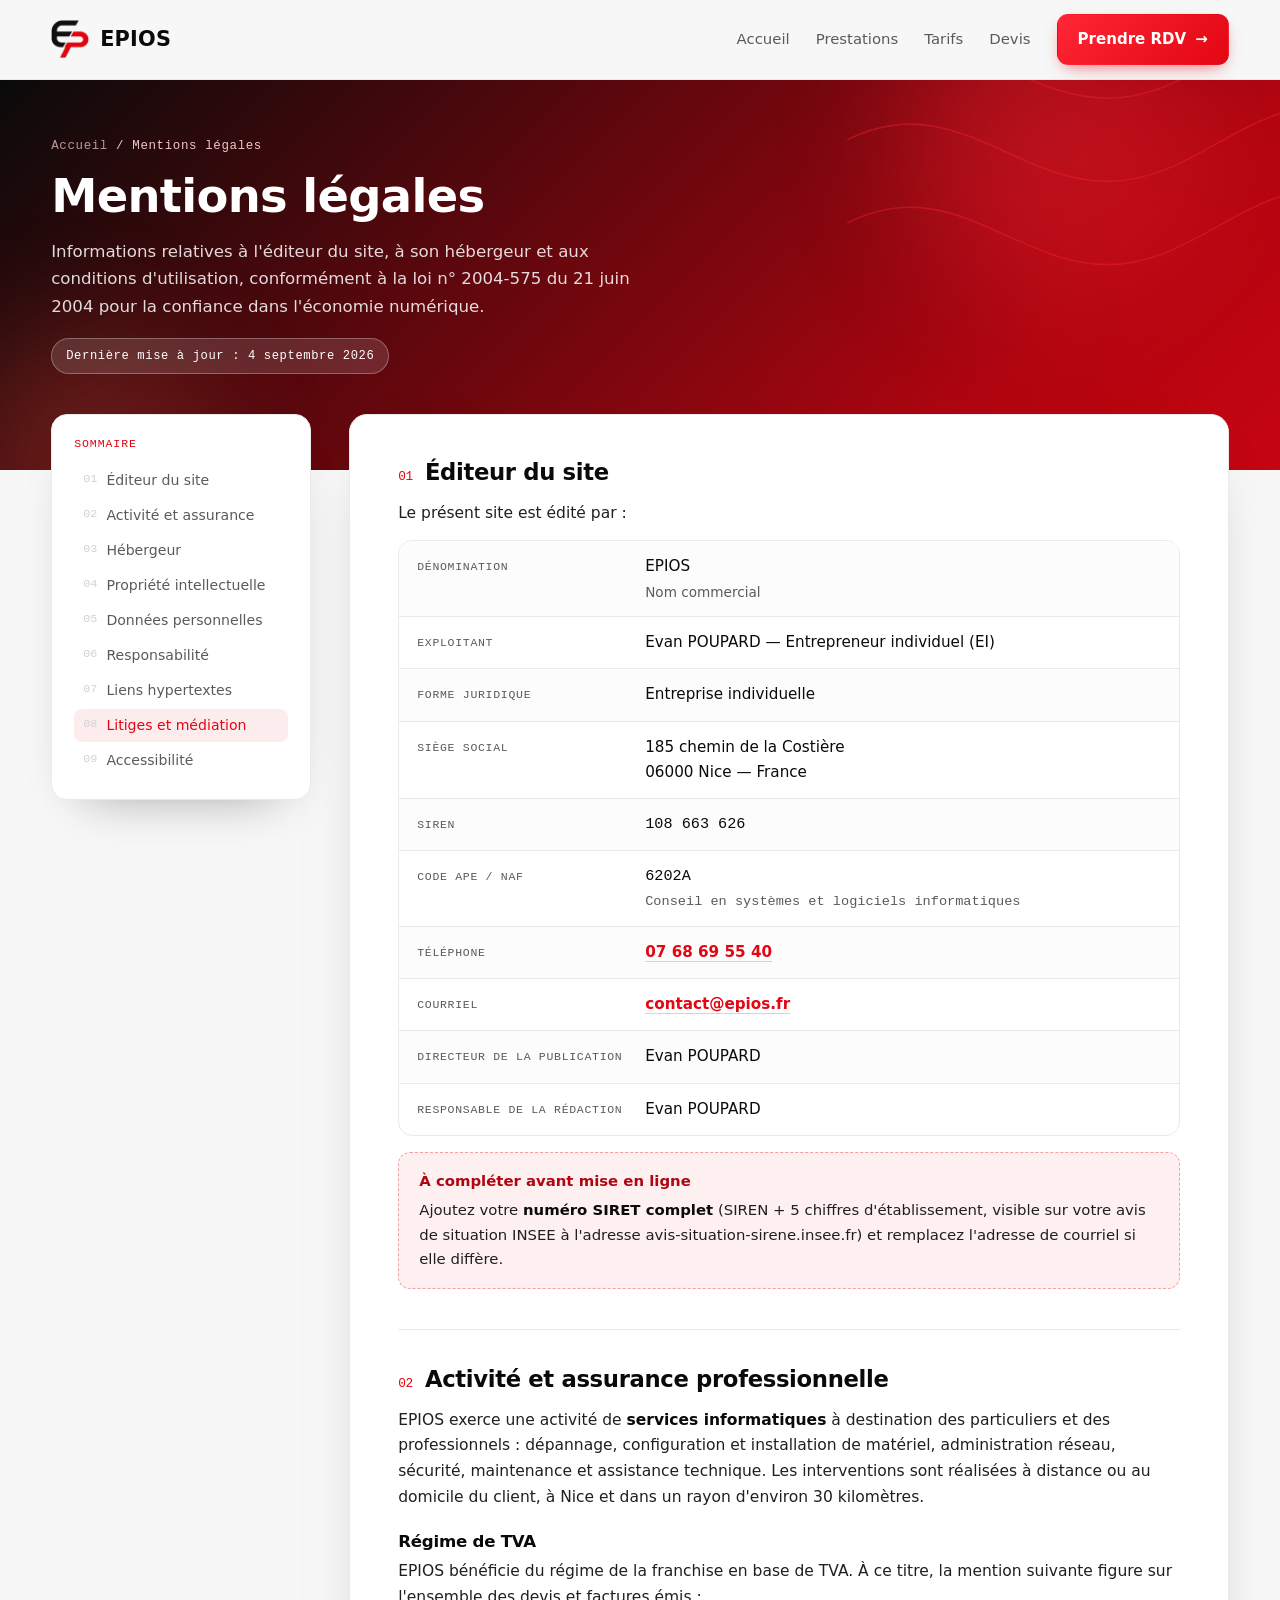
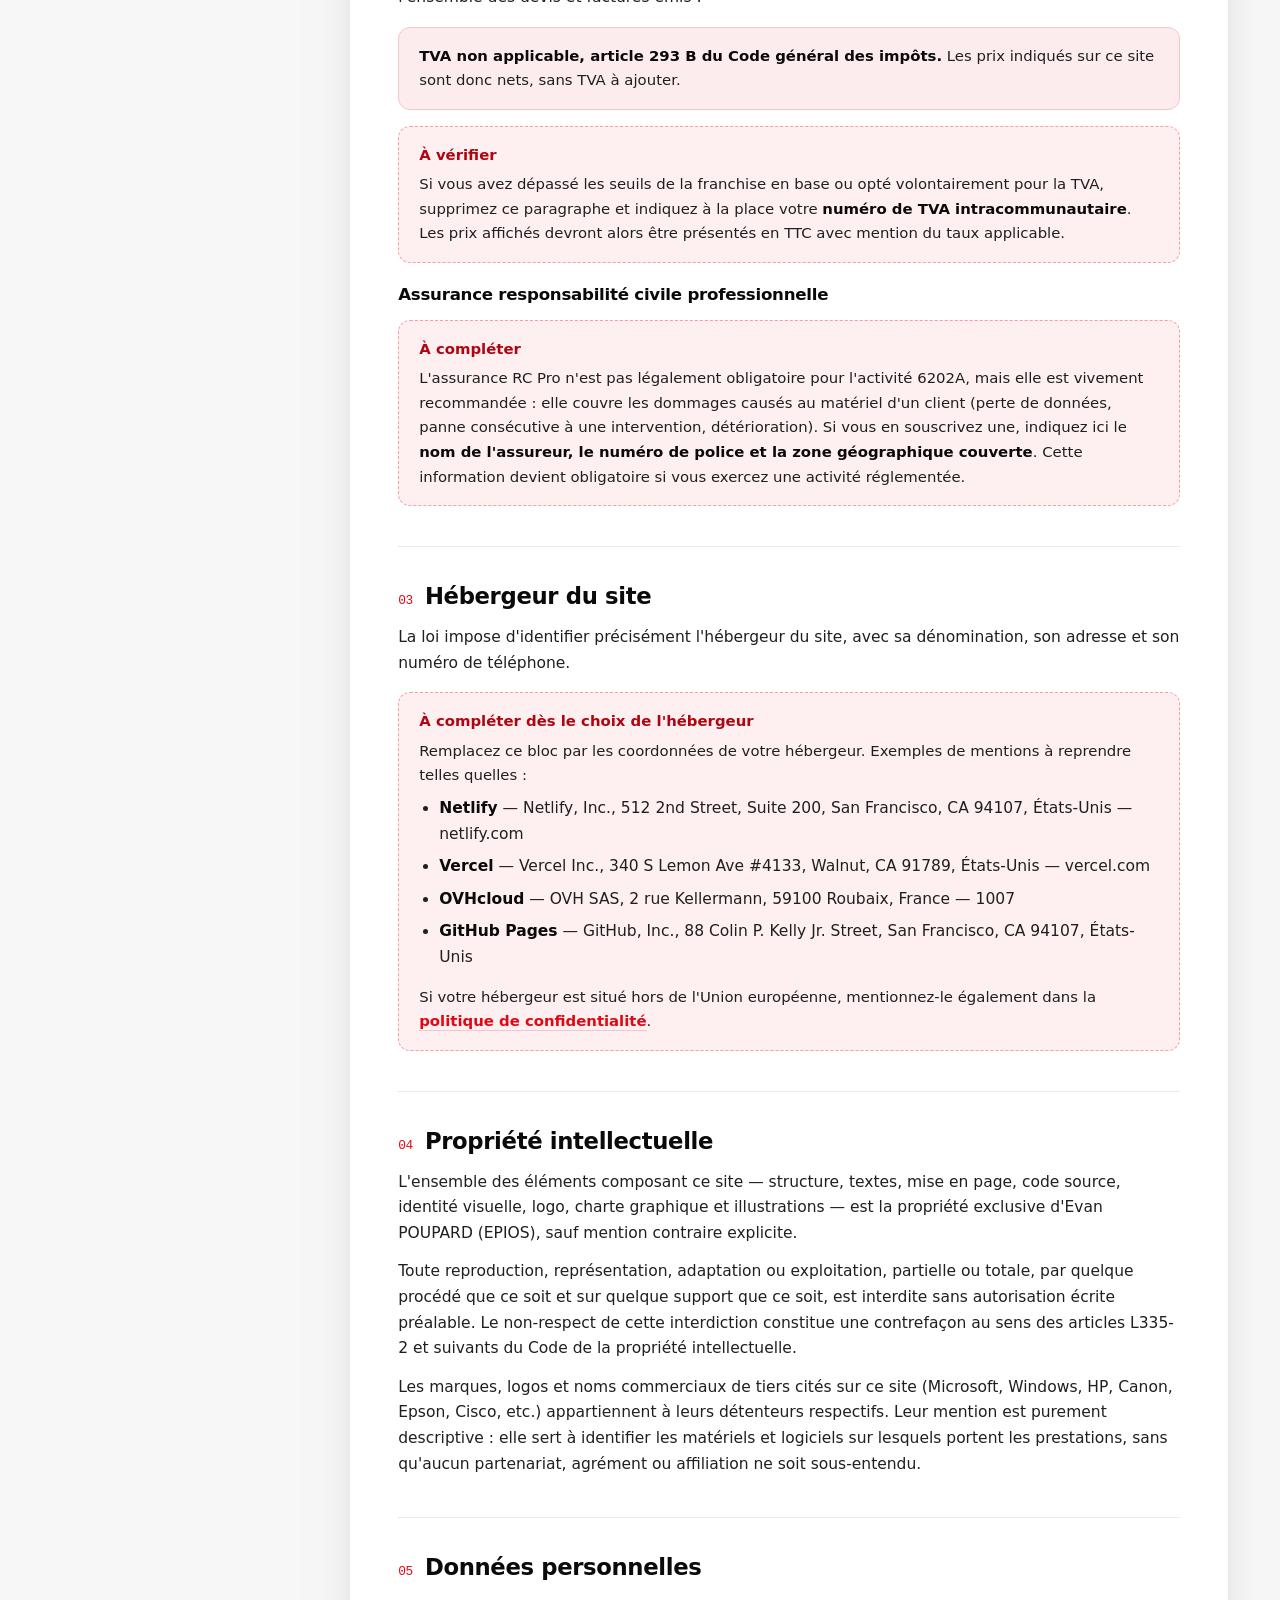
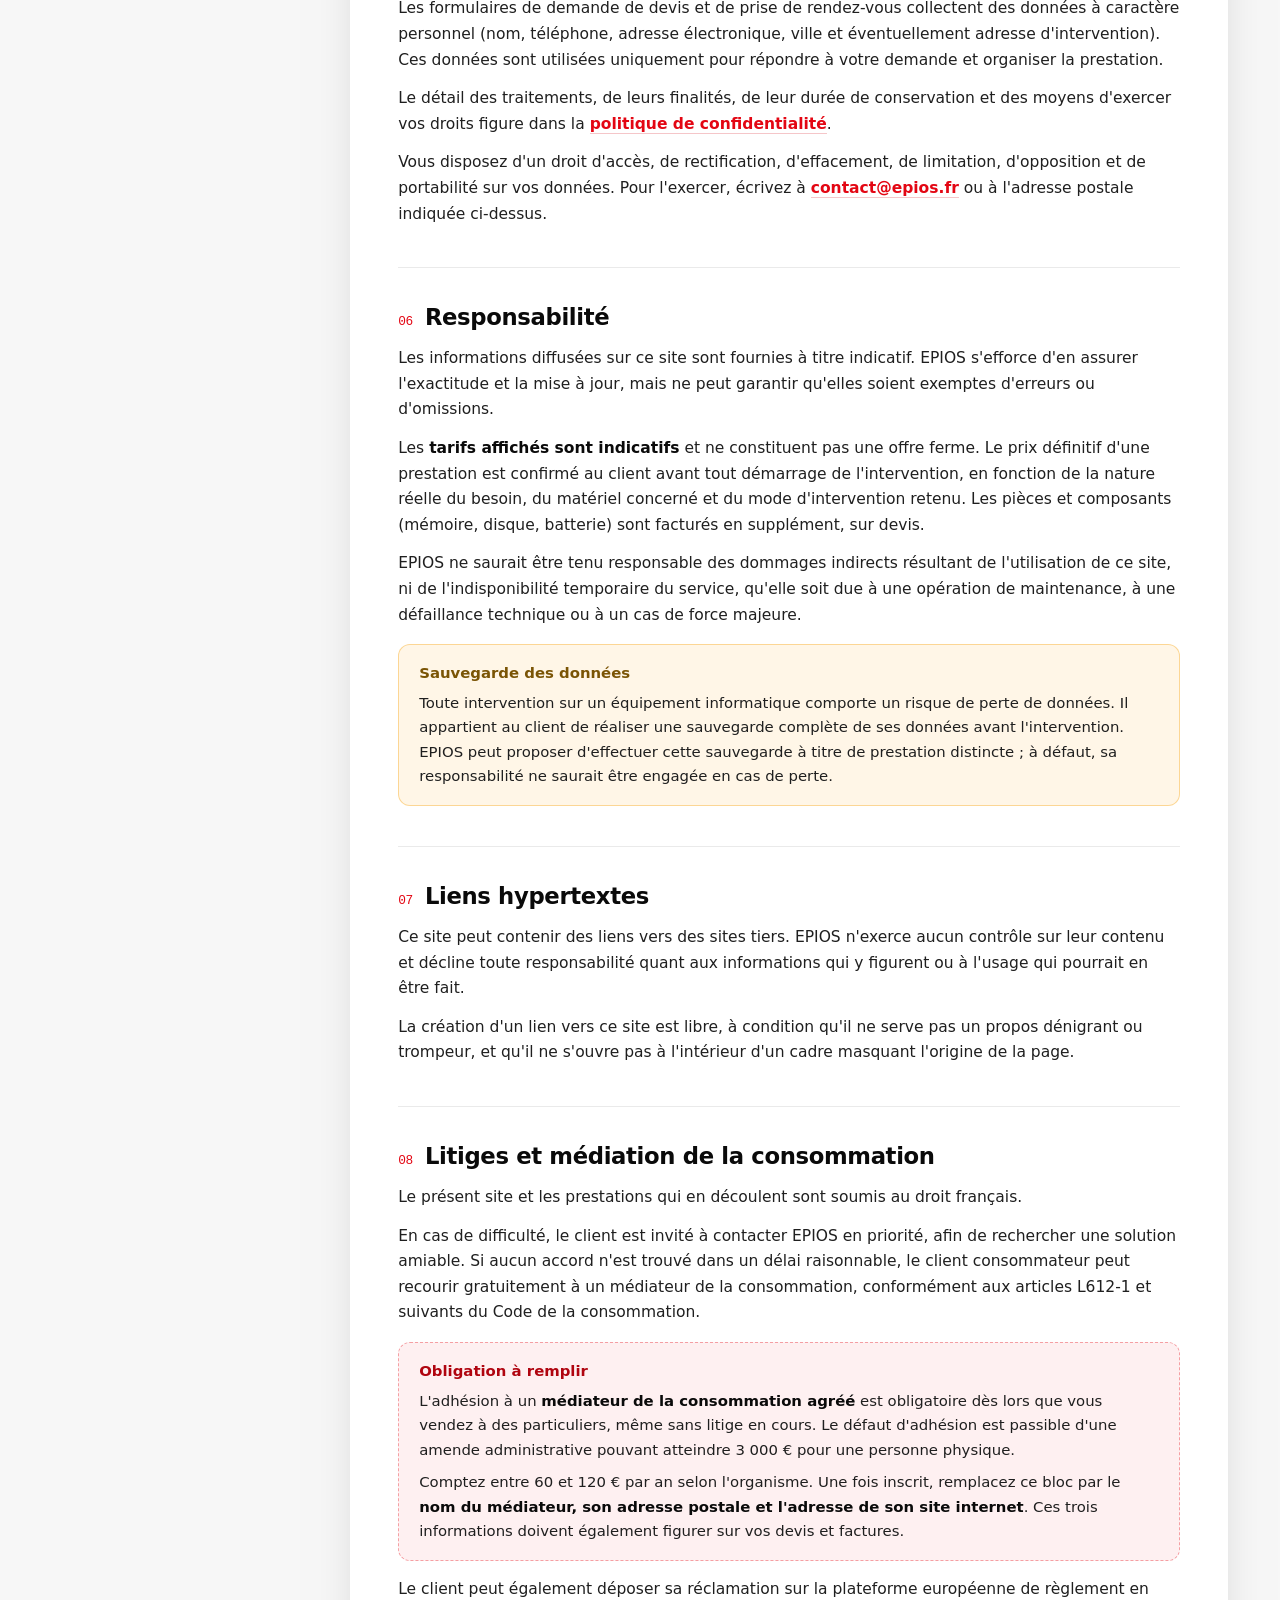
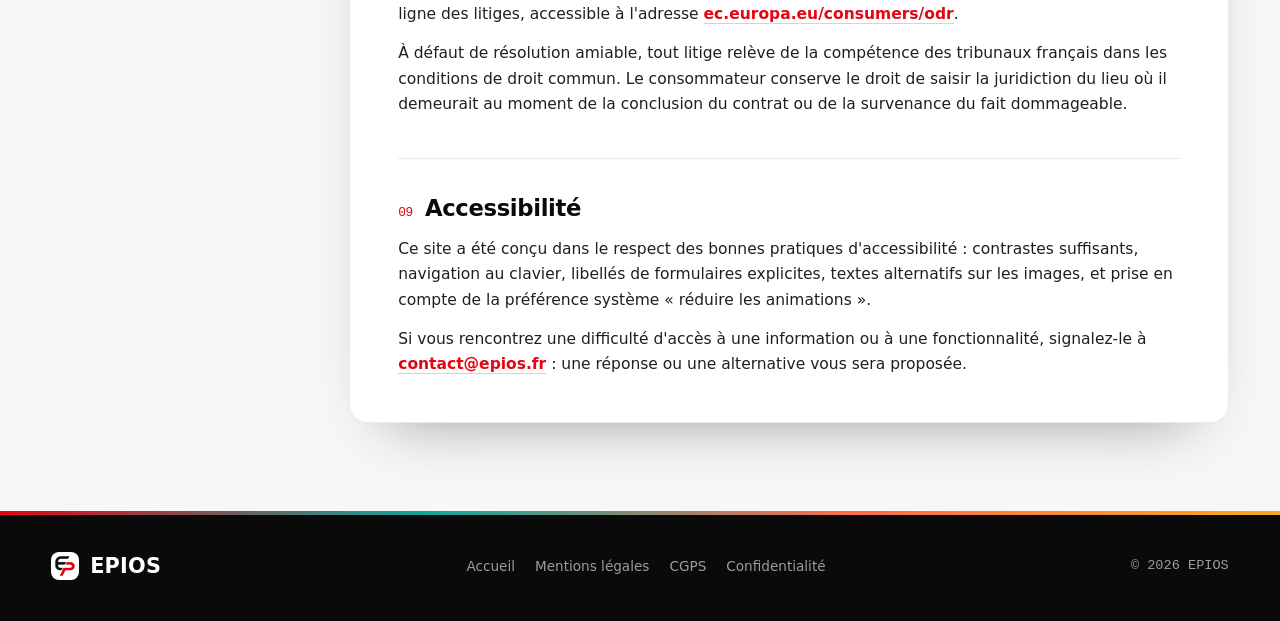
<file: mentions-legales.html>
<!DOCTYPE html>
<html lang="fr">
<head>
<meta charset="UTF-8">
<meta name="viewport" content="width=device-width, initial-scale=1.0">
<meta http-equiv="Content-Security-Policy" content="default-src 'self'; base-uri 'self'; object-src 'none'; script-src 'self'; style-src 'self' 'unsafe-inline' https://fonts.googleapis.com; font-src 'self' https://fonts.gstatic.com; upgrade-insecure-requests; img-src 'self' data:; connect-src 'self'; frame-src 'self'; form-action 'self' mailto:">
<meta name="referrer" content="strict-origin-when-cross-origin">
<title>Mentions légales — EPIOS Solutions Informatiques</title>
<link rel="icon" href="assets/favicon.png" type="image/png">
<meta name="description" content="Mentions légales du site EPIOS — Evan POUPARD, entrepreneur individuel, solutions informatiques à Nice et alentours.">
<meta name="robots" content="index,follow">
<link rel="preconnect" href="https://fonts.googleapis.com">
<link rel="preconnect" href="https://fonts.gstatic.com" crossorigin>
<link href="https://fonts.googleapis.com/css2?family=Bricolage+Grotesque:opsz,wght@12..96,400..800&family=IBM+Plex+Mono:wght@400;500;600&family=Inter:wght@400;500;600&display=swap" rel="stylesheet">
<link rel="stylesheet" href="css/legal.css">
</head>
<body>

<header class="nav">
  <div class="wrap nav-in">
    <a href="index.html" class="logo">
      <span class="mark"><img src="assets/logo-mark.png" alt="EPIOS"></span>
      <span class="name">EPIOS</span>
    </a>
    <nav class="nav-links" id="menu">
      <a class="link" href="index.html">Accueil</a>
      <a class="link" href="index.html#prestations">Prestations</a>
      <a class="link" href="index.html#tarifs">Tarifs</a>
      <a class="link" href="devis.html">Devis</a>
      <a class="btn btn-primary" href="reservation.html">Prendre RDV <span class="arrow">→</span></a>
    </nav>
    <button class="menu-btn" id="menuBtn" aria-label="Ouvrir le menu"><span></span><span></span><span></span></button>
  </div>
</header>

<section class="phead">
  <span class="blob pb1"></span><span class="blob pb2"></span>
  <svg class="contour" viewBox="0 0 500 400" fill="none" stroke="currentColor" stroke-width="1.5" aria-hidden="true"><path d="M500 60C400 40 350 130 260 130S110 40 10 90"/><path d="M500 140C400 120 350 210 260 210S110 120 10 170"/><path d="M500 220C400 200 350 290 260 290S110 200 10 250"/></svg>
  <div class="wrap">
    <div class="crumb"><a href="index.html">Accueil</a> / Mentions légales</div>
    <h1>Mentions légales</h1>
    <p>Informations relatives à l'éditeur du site, à son hébergeur et aux conditions d'utilisation, conformément à la loi n° 2004-575 du 21 juin 2004 pour la confiance dans l'économie numérique.</p>
    <span class="upd">Dernière mise à jour : 4 septembre 2026</span>
  </div>
</section>

<div class="wrap">
  <div class="legal-split">

    <aside class="toc">
      <h4>Sommaire</h4>
      <ol>
        <li><a href="#editeur">Éditeur du site</a></li>
        <li><a href="#activite">Activité et assurance</a></li>
        <li><a href="#hebergeur">Hébergeur</a></li>
        <li><a href="#propriete">Propriété intellectuelle</a></li>
        <li><a href="#donnees">Données personnelles</a></li>
        <li><a href="#responsabilite">Responsabilité</a></li>
        <li><a href="#liens">Liens hypertextes</a></li>
        <li><a href="#litiges">Litiges et médiation</a></li>
        <li><a href="#accessibilite">Accessibilité</a></li>
      </ol>
    </aside>

    <main class="doc">

      <section id="editeur">
        <h2><span class="n">01</span>Éditeur du site</h2>
        <p>Le présent site est édité par :</p>
        <div class="idcard">
          <div class="r"><div class="k">Dénomination</div><div class="v">EPIOS<small>Nom commercial</small></div></div>
          <div class="r"><div class="k">Exploitant</div><div class="v">Evan POUPARD — Entrepreneur individuel (EI)</div></div>
          <div class="r"><div class="k">Forme juridique</div><div class="v">Entreprise individuelle</div></div>
          <div class="r"><div class="k">Siège social</div><div class="v">185 chemin de la Costière<br>06000 Nice — France</div></div>
          <div class="r"><div class="k">SIREN</div><div class="v mono">108 663 626</div></div>
          <div class="r"><div class="k">Code APE / NAF</div><div class="v mono">6202A<small>Conseil en systèmes et logiciels informatiques</small></div></div>
          <div class="r"><div class="k">Téléphone</div><div class="v"><a href="tel:+33768695540">07 68 69 55 40</a></div></div>
          <div class="r"><div class="k">Courriel</div><div class="v"><a href="mailto:contact@epios.fr">contact@epios.fr</a></div></div>
          <div class="r"><div class="k">Directeur de la publication</div><div class="v">Evan POUPARD</div></div>
          <div class="r"><div class="k">Responsable de la rédaction</div><div class="v">Evan POUPARD</div></div>
        </div>
        <div class="callout todo">
          <span class="t">À compléter avant mise en ligne</span>
          <p>Ajoutez votre <strong>numéro SIRET complet</strong> (SIREN + 5 chiffres d'établissement, visible sur votre avis de situation INSEE à l'adresse avis-situation-sirene.insee.fr) et remplacez l'adresse de courriel si elle diffère.</p>
        </div>
      </section>

      <section id="activite">
        <h2><span class="n">02</span>Activité et assurance professionnelle</h2>
        <p>EPIOS exerce une activité de <strong>services informatiques</strong> à destination des particuliers et des professionnels : dépannage, configuration et installation de matériel, administration réseau, sécurité, maintenance et assistance technique. Les interventions sont réalisées à distance ou au domicile du client, à Nice et dans un rayon d'environ 30 kilomètres.</p>

        <h3>Régime de TVA</h3>
        <p>EPIOS bénéficie du régime de la franchise en base de TVA. À ce titre, la mention suivante figure sur l'ensemble des devis et factures émis :</p>
        <div class="callout info">
          <p><strong>TVA non applicable, article 293 B du Code général des impôts.</strong> Les prix indiqués sur ce site sont donc nets, sans TVA à ajouter.</p>
        </div>
        <div class="callout todo">
          <span class="t">À vérifier</span>
          <p>Si vous avez dépassé les seuils de la franchise en base ou opté volontairement pour la TVA, supprimez ce paragraphe et indiquez à la place votre <strong>numéro de TVA intracommunautaire</strong>. Les prix affichés devront alors être présentés en TTC avec mention du taux applicable.</p>
        </div>

        <h3>Assurance responsabilité civile professionnelle</h3>
        <div class="callout todo">
          <span class="t">À compléter</span>
          <p>L'assurance RC Pro n'est pas légalement obligatoire pour l'activité 6202A, mais elle est vivement recommandée : elle couvre les dommages causés au matériel d'un client (perte de données, panne consécutive à une intervention, détérioration). Si vous en souscrivez une, indiquez ici le <strong>nom de l'assureur, le numéro de police et la zone géographique couverte</strong>. Cette information devient obligatoire si vous exercez une activité réglementée.</p>
        </div>
      </section>

      <section id="hebergeur">
        <h2><span class="n">03</span>Hébergeur du site</h2>
        <p>La loi impose d'identifier précisément l'hébergeur du site, avec sa dénomination, son adresse et son numéro de téléphone.</p>
        <div class="callout todo">
          <span class="t">À compléter dès le choix de l'hébergeur</span>
          <p>Remplacez ce bloc par les coordonnées de votre hébergeur. Exemples de mentions à reprendre telles quelles :</p>
          <ul>
            <li><strong>Netlify</strong> — Netlify, Inc., 512 2nd Street, Suite 200, San Francisco, CA 94107, États-Unis — netlify.com</li>
            <li><strong>Vercel</strong> — Vercel Inc., 340 S Lemon Ave #4133, Walnut, CA 91789, États-Unis — vercel.com</li>
            <li><strong>OVHcloud</strong> — OVH SAS, 2 rue Kellermann, 59100 Roubaix, France — 1007</li>
            <li><strong>GitHub Pages</strong> — GitHub, Inc., 88 Colin P. Kelly Jr. Street, San Francisco, CA 94107, États-Unis</li>
          </ul>
          <p>Si votre hébergeur est situé hors de l'Union européenne, mentionnez-le également dans la <a href="confidentialite.html">politique de confidentialité</a>.</p>
        </div>
      </section>

      <section id="propriete">
        <h2><span class="n">04</span>Propriété intellectuelle</h2>
        <p>L'ensemble des éléments composant ce site — structure, textes, mise en page, code source, identité visuelle, logo, charte graphique et illustrations — est la propriété exclusive d'Evan POUPARD (EPIOS), sauf mention contraire explicite.</p>
        <p>Toute reproduction, représentation, adaptation ou exploitation, partielle ou totale, par quelque procédé que ce soit et sur quelque support que ce soit, est interdite sans autorisation écrite préalable. Le non-respect de cette interdiction constitue une contrefaçon au sens des articles L335-2 et suivants du Code de la propriété intellectuelle.</p>
        <p>Les marques, logos et noms commerciaux de tiers cités sur ce site (Microsoft, Windows, HP, Canon, Epson, Cisco, etc.) appartiennent à leurs détenteurs respectifs. Leur mention est purement descriptive : elle sert à identifier les matériels et logiciels sur lesquels portent les prestations, sans qu'aucun partenariat, agrément ou affiliation ne soit sous-entendu.</p>
      </section>

      <section id="donnees">
        <h2><span class="n">05</span>Données personnelles</h2>
        <p>Les formulaires de demande de devis et de prise de rendez-vous collectent des données à caractère personnel (nom, téléphone, adresse électronique, ville et éventuellement adresse d'intervention). Ces données sont utilisées uniquement pour répondre à votre demande et organiser la prestation.</p>
        <p>Le détail des traitements, de leurs finalités, de leur durée de conservation et des moyens d'exercer vos droits figure dans la <a href="confidentialite.html">politique de confidentialité</a>.</p>
        <p>Vous disposez d'un droit d'accès, de rectification, d'effacement, de limitation, d'opposition et de portabilité sur vos données. Pour l'exercer, écrivez à <a href="mailto:contact@epios.fr">contact@epios.fr</a> ou à l'adresse postale indiquée ci-dessus.</p>
      </section>

      <section id="responsabilite">
        <h2><span class="n">06</span>Responsabilité</h2>
        <p>Les informations diffusées sur ce site sont fournies à titre indicatif. EPIOS s'efforce d'en assurer l'exactitude et la mise à jour, mais ne peut garantir qu'elles soient exemptes d'erreurs ou d'omissions.</p>
        <p>Les <strong>tarifs affichés sont indicatifs</strong> et ne constituent pas une offre ferme. Le prix définitif d'une prestation est confirmé au client avant tout démarrage de l'intervention, en fonction de la nature réelle du besoin, du matériel concerné et du mode d'intervention retenu. Les pièces et composants (mémoire, disque, batterie) sont facturés en supplément, sur devis.</p>
        <p>EPIOS ne saurait être tenu responsable des dommages indirects résultant de l'utilisation de ce site, ni de l'indisponibilité temporaire du service, qu'elle soit due à une opération de maintenance, à une défaillance technique ou à un cas de force majeure.</p>
        <div class="callout warn">
          <span class="t">Sauvegarde des données</span>
          <p>Toute intervention sur un équipement informatique comporte un risque de perte de données. Il appartient au client de réaliser une sauvegarde complète de ses données avant l'intervention. EPIOS peut proposer d'effectuer cette sauvegarde à titre de prestation distincte ; à défaut, sa responsabilité ne saurait être engagée en cas de perte.</p>
        </div>
      </section>

      <section id="liens">
        <h2><span class="n">07</span>Liens hypertextes</h2>
        <p>Ce site peut contenir des liens vers des sites tiers. EPIOS n'exerce aucun contrôle sur leur contenu et décline toute responsabilité quant aux informations qui y figurent ou à l'usage qui pourrait en être fait.</p>
        <p>La création d'un lien vers ce site est libre, à condition qu'il ne serve pas un propos dénigrant ou trompeur, et qu'il ne s'ouvre pas à l'intérieur d'un cadre masquant l'origine de la page.</p>
      </section>

      <section id="litiges">
        <h2><span class="n">08</span>Litiges et médiation de la consommation</h2>
        <p>Le présent site et les prestations qui en découlent sont soumis au droit français.</p>
        <p>En cas de difficulté, le client est invité à contacter EPIOS en priorité, afin de rechercher une solution amiable. Si aucun accord n'est trouvé dans un délai raisonnable, le client consommateur peut recourir gratuitement à un médiateur de la consommation, conformément aux articles L612-1 et suivants du Code de la consommation.</p>
        <div class="callout todo">
          <span class="t">Obligation à remplir</span>
          <p>L'adhésion à un <strong>médiateur de la consommation agréé</strong> est obligatoire dès lors que vous vendez à des particuliers, même sans litige en cours. Le défaut d'adhésion est passible d'une amende administrative pouvant atteindre 3 000 € pour une personne physique.</p>
          <p>Comptez entre 60 et 120 € par an selon l'organisme. Une fois inscrit, remplacez ce bloc par le <strong>nom du médiateur, son adresse postale et l'adresse de son site internet</strong>. Ces trois informations doivent également figurer sur vos devis et factures.</p>
        </div>
        <p>Le client peut également déposer sa réclamation sur la plateforme européenne de règlement en ligne des litiges, accessible à l'adresse <a href="https://ec.europa.eu/consumers/odr" target="_blank" rel="noopener noreferrer">ec.europa.eu/consumers/odr</a>.</p>
        <p>À défaut de résolution amiable, tout litige relève de la compétence des tribunaux français dans les conditions de droit commun. Le consommateur conserve le droit de saisir la juridiction du lieu où il demeurait au moment de la conclusion du contrat ou de la survenance du fait dommageable.</p>
      </section>

      <section id="accessibilite">
        <h2><span class="n">09</span>Accessibilité</h2>
        <p>Ce site a été conçu dans le respect des bonnes pratiques d'accessibilité : contrastes suffisants, navigation au clavier, libellés de formulaires explicites, textes alternatifs sur les images, et prise en compte de la préférence système « réduire les animations ».</p>
        <p>Si vous rencontrez une difficulté d'accès à une information ou à une fonctionnalité, signalez-le à <a href="mailto:contact@epios.fr">contact@epios.fr</a> : une réponse ou une alternative vous sera proposée.</p>
      </section>

    </main>
  </div>
</div>

<footer>
  <div class="wrap foot-in">
    <a href="index.html" class="logo"><span class="mark" style="width:28px;height:28px"><img src="assets/logo-mark.png" alt="EPIOS"></span><span class="name">EPIOS</span></a>
    <div class="foot-nav">
      <a href="index.html">Accueil</a>
      <a href="mentions-legales.html">Mentions légales</a>
      <a href="cgv.html">CGPS</a>
      <a href="confidentialite.html">Confidentialité</a>
    </div>
    <span class="mono">© 2026 EPIOS</span>
  </div>
</footer>

<script src="js/legal.js"></script>
</body>
</html>
</file>
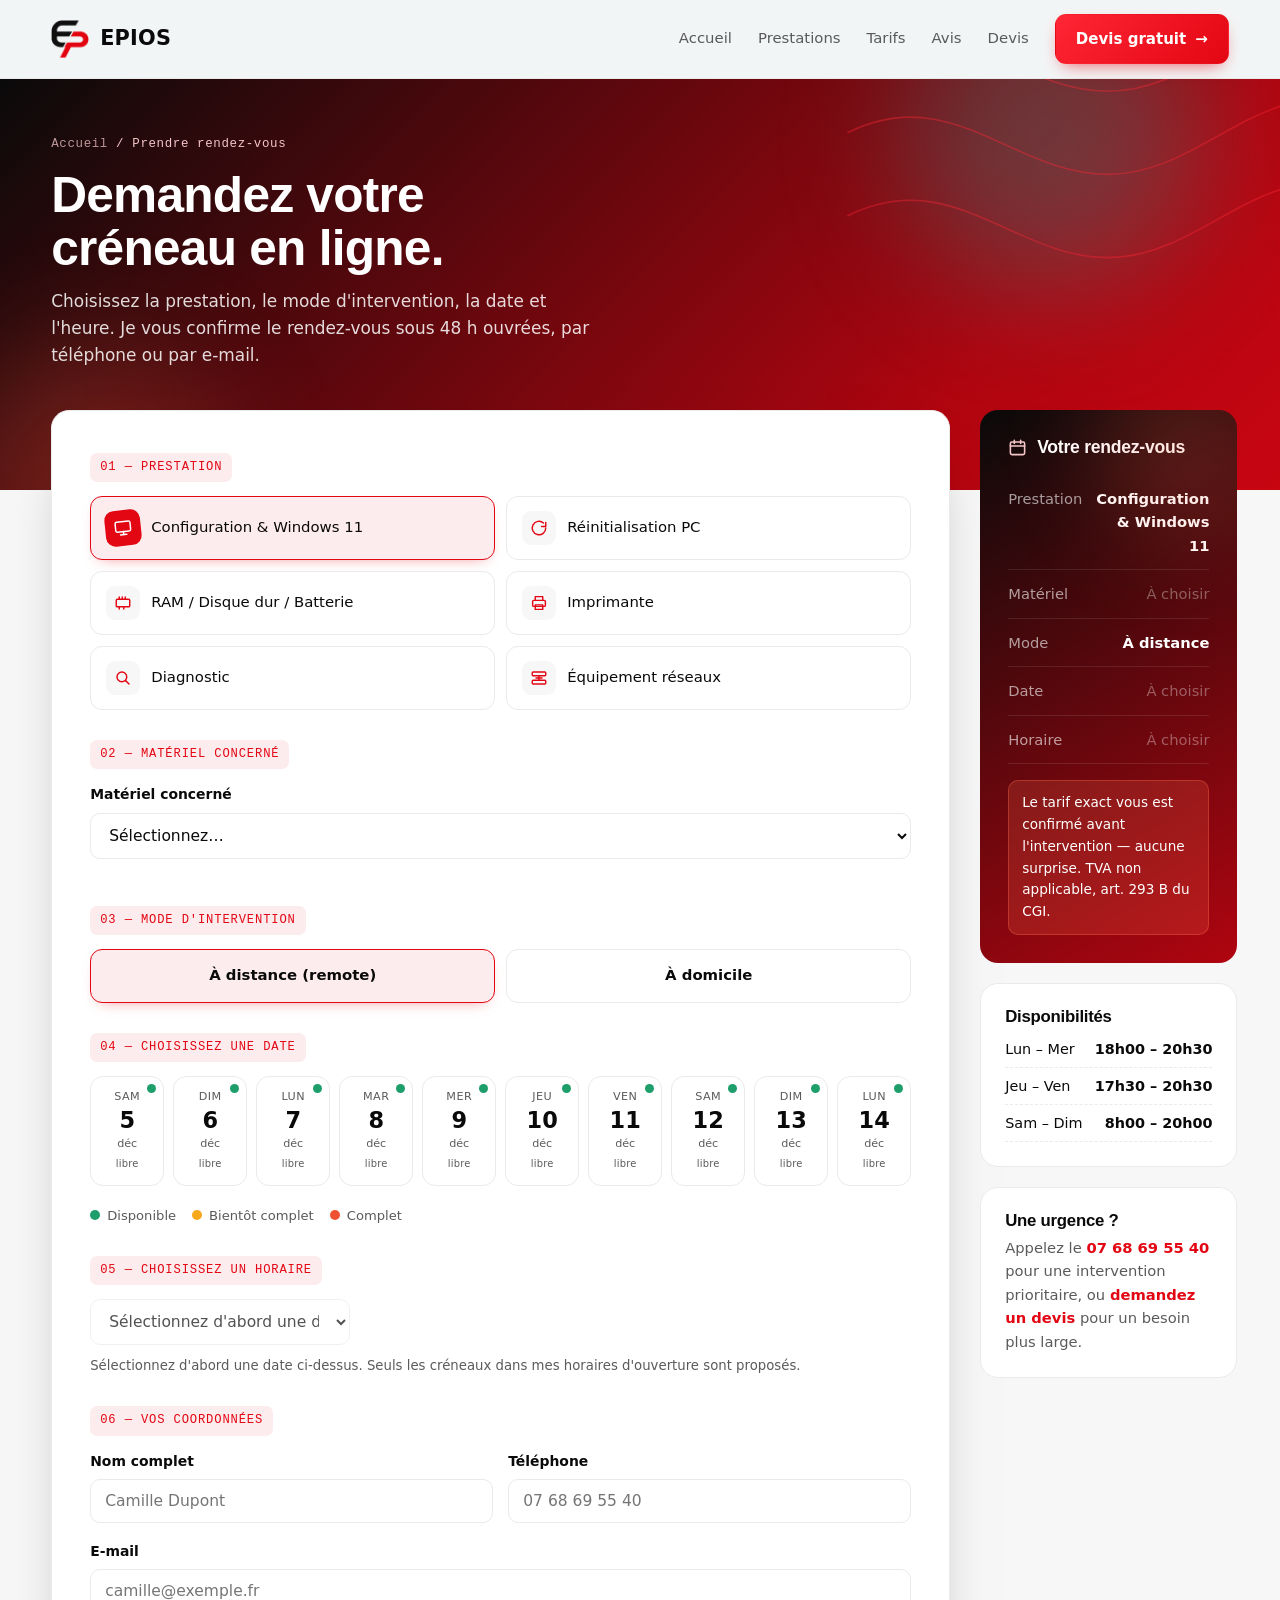
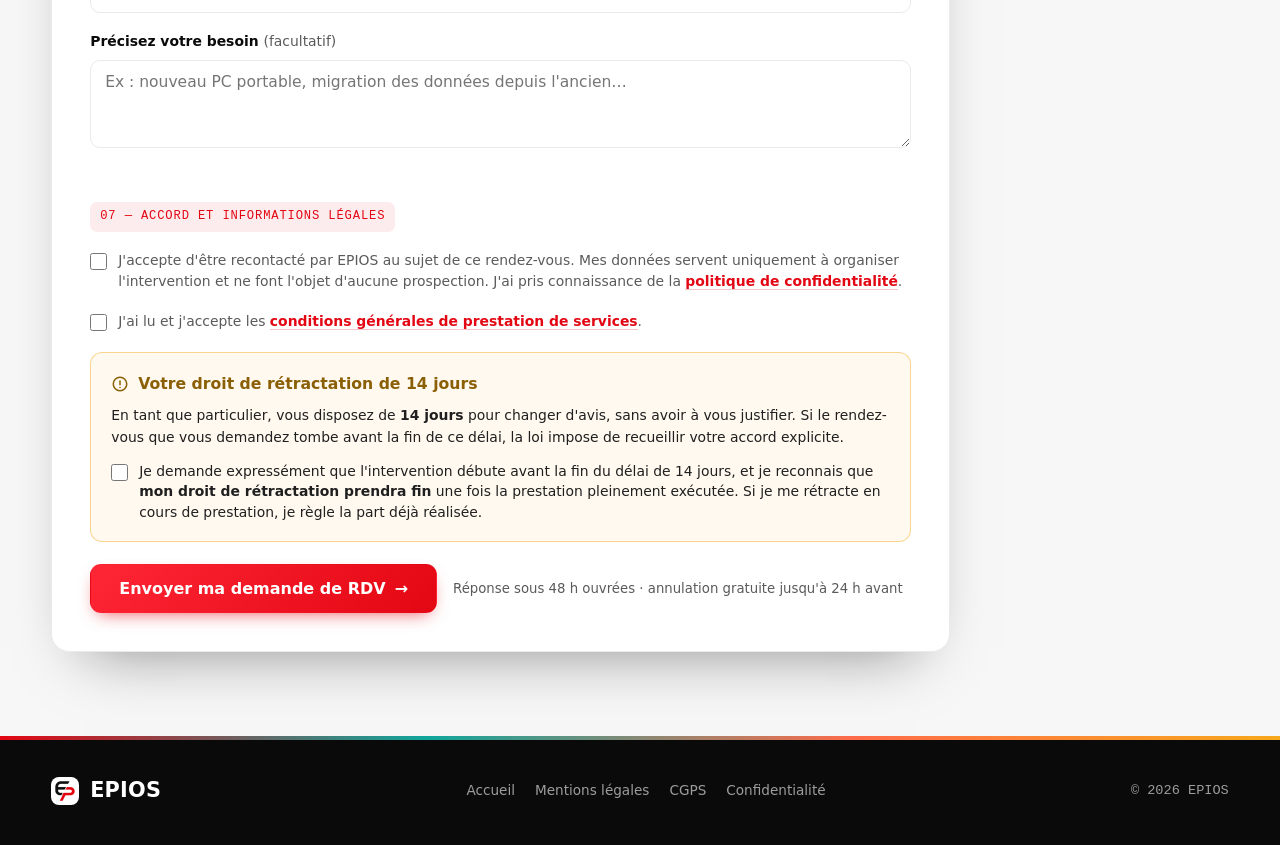
<file: reservation.html>
<!DOCTYPE html>
<html lang="fr">
<head>
<meta charset="UTF-8">
<meta name="viewport" content="width=device-width, initial-scale=1.0">
<!-- Sécurité : politique de sécurité du contenu (CSP) + referrer -->
<meta http-equiv="Content-Security-Policy" content="default-src 'self'; base-uri 'self'; object-src 'none'; script-src 'self'; style-src 'self' 'unsafe-inline' https://fonts.googleapis.com; font-src 'self' https://fonts.gstatic.com; upgrade-insecure-requests; img-src 'self' data: blob:; connect-src 'self' https://api.emailjs.com; frame-src 'self' blob:; form-action 'self' mailto:">
<meta name="referrer" content="strict-origin-when-cross-origin">
<title>Prendre RDV — EPIOS Solutions Informatiques</title>
<link rel="icon" href="assets/favicon.png" type="image/png">
<meta name="description" content="Demandez votre créneau avec EPIOS, spécialiste informatique à Nice et dans un rayon de 30 km. Intervention à distance ou à domicile, confirmation sous 48 h.">
<link rel="preconnect" href="https://fonts.googleapis.com">
<link rel="preconnect" href="https://fonts.gstatic.com" crossorigin>
<link href="https://fonts.googleapis.com/css2?family=Bricolage+Grotesque:opsz,wght@12..96,400..800&family=IBM+Plex+Mono:wght@400;500;600&family=Inter:wght@400;500;600&display=swap" rel="stylesheet">
<script src="js/vendor/jspdf.umd.min.js"></script>
<script src="js/vendor/email.min.js"></script>
  <link rel="stylesheet" href="css/reservation.css">
</head>
<body>

<header class="nav">
  <div class="wrap nav-in">
    <a href="index.html" class="logo">
      <span class="mark"><img src="assets/logo-mark.png" alt="EPIOS"></span>
      <span class="name">EPIOS</span>
    </a>
    <nav class="nav-links" id="menu">
      <a class="link" href="index.html">Accueil</a>
      <a class="link" href="index.html#prestations">Prestations</a>
      <a class="link" href="index.html#tarifs">Tarifs</a>
      <a class="link" href="index.html#avis">Avis</a>
      <a class="link" href="devis.html">Devis</a>
      <a class="btn btn-primary" href="devis.html">Devis gratuit <span class="arrow">→</span></a>
    </nav>
    <button class="menu-btn" id="menuBtn" aria-label="Ouvrir le menu"><span></span><span></span><span></span></button>
  </div>
</header>

<section class="phead">
  <span class="blob pb1"></span><span class="blob pb2"></span>
  <svg class="contour" viewBox="0 0 500 400" fill="none" stroke="currentColor" stroke-width="1.5" aria-hidden="true"><path d="M500 60C400 40 350 130 260 130S110 40 10 90"/><path d="M500 140C400 120 350 210 260 210S110 120 10 170"/><path d="M500 220C400 200 350 290 260 290S110 200 10 250"/></svg>
  <div class="wrap">
    <div class="crumb"><a href="index.html">Accueil</a> / Prendre rendez-vous</div>
    <h1>Demandez votre créneau en ligne.</h1>
    <p>Choisissez la prestation, le mode d'intervention, la date et l'heure. Je vous confirme le rendez-vous sous 48 h ouvrées, par téléphone ou par e-mail.</p>
  </div>
</section>

<div class="wrap">
  <div class="split">
    <div class="panel">
      <form id="rdvForm" novalidate>
        <div aria-hidden="true" style="position:absolute;left:-9999px;top:-9999px;width:1px;height:1px;overflow:hidden"><label>Laissez ce champ vide<input type="text" name="website" id="hp" tabindex="-1" autocomplete="off"></label></div>
        <span class="step-tag">01 — Prestation</span>
        <div class="chips">
          <div class="chip"><input type="radio" name="svc" id="s1" value="Configuration de PC & Migration Windows 11" checked>
            <label for="s1"><span class="ico"><svg viewBox="0 0 24 24" fill="none" stroke="currentColor" stroke-width="1.9" stroke-linecap="round" stroke-linejoin="round"><rect x="2.5" y="4" width="19" height="12.5" rx="2"/><path d="M8 20.5h8M12 16.5v4"/></svg></span>Configuration & Windows 11</label></div>
          <div class="chip"><input type="radio" name="svc" id="s2" value="Réinitialisation & Nettoyage PC">
            <label for="s2"><span class="ico"><svg viewBox="0 0 24 24" fill="none" stroke="currentColor" stroke-width="1.9" stroke-linecap="round" stroke-linejoin="round"><path d="M21 12a9 9 0 1 1-3-6.7"/><path d="M21 4.5V10h-5.5"/></svg></span>Réinitialisation PC</label></div>
          <div class="chip"><input type="radio" name="svc" id="s3" value="Remplacement RAM / Disque dur / Batterie">
            <label for="s3"><span class="ico"><svg viewBox="0 0 24 24" fill="none" stroke="currentColor" stroke-width="1.9" stroke-linecap="round" stroke-linejoin="round"><rect x="3" y="7" width="18" height="10" rx="1.5"/><path d="M7 7V4M11 7V4M15 7V4M7 17v3M13 17v3"/></svg></span>RAM / Disque dur / Batterie</label></div>
          <div class="chip"><input type="radio" name="svc" id="s4" value="Installation & Configuration Imprimante">
            <label for="s4"><span class="ico"><svg viewBox="0 0 24 24" fill="none" stroke="currentColor" stroke-width="1.9" stroke-linecap="round" stroke-linejoin="round"><path d="M7 8.5V3.5h10v5"/><rect x="3.5" y="8.5" width="17" height="8" rx="1.5"/><path d="M7 14.5h10v6H7z"/></svg></span>Imprimante</label></div>
          <div class="chip"><input type="radio" name="svc" id="s5" value="Diagnostic Informatique">
            <label for="s5"><span class="ico"><svg viewBox="0 0 24 24" fill="none" stroke="currentColor" stroke-width="1.9" stroke-linecap="round" stroke-linejoin="round"><circle cx="10.5" cy="10.5" r="6.5"/><path d="m20 20-4.5-4.5"/></svg></span>Diagnostic</label></div>
          <div class="chip"><input type="radio" name="svc" id="s6" value="Configuration équipement réseaux">
            <label for="s6"><span class="ico"><svg viewBox="0 0 24 24" fill="none" stroke="currentColor" stroke-width="1.9" stroke-linecap="round" stroke-linejoin="round"><rect x="3" y="4" width="18" height="5" rx="1.2"/><rect x="3" y="15" width="18" height="5" rx="1.2"/><path d="M12 9v6M8 12h8"/></svg></span>Équipement réseaux</label></div>
        </div>

        <span class="step-tag">02 — Matériel concerné</span>
        <div class="field">
          <label class="lbl" for="materiel" id="materielLbl">Matériel concerné</label>
          <select id="materiel"></select>
          <div class="errmsg" id="materielErr">Sélectionnez le matériel concerné.</div>
        </div>
        <div class="field" id="modeleField" style="display:none">
          <label class="lbl" for="modele">Modèle de l'imprimante</label><input type="text" id="modele" placeholder="Ex. DeskJet 2720e, PIXMA TS3450, EcoTank ET-2850…"><div class="errmsg" id="modeleErr">Indiquez le modèle de l'imprimante.</div>
        </div>

        <span class="step-tag">03 — Mode d'intervention</span>
        <div class="mode">
          <div class="chip"><input type="radio" name="mode" id="m1" value="À distance" checked><label for="m1">À distance (remote)</label></div>
          <div class="chip"><input type="radio" name="mode" id="m2" value="À domicile"><label for="m2">À domicile</label></div>
        </div>
        <div class="mode-note" id="modeNote">Le remplacement de composant (RAM / Disque dur / Batterie) demande une manipulation physique : intervention <b>à domicile</b> uniquement.</div>

        <span class="step-tag">04 — Choisissez une date</span>
        <div class="dates" id="dates"></div>
        <div class="legend">
          <span><i class="lg-g"></i> Disponible</span>
          <span><i class="lg-o"></i> Bientôt complet</span>
          <span><i class="lg-r"></i> Complet</span>
        </div>

        <span class="step-tag">05 — Choisissez un horaire</span>
        <div class="time-wrap"><select id="heure" disabled><option value="" disabled selected>Sélectionnez d'abord une date</option></select></div>
        <p class="slot-note" id="slotNote">Sélectionnez d'abord une date ci-dessus. Seuls les créneaux dans mes horaires d'ouverture sont proposés.</p>
        <div class="conflict-note" id="conflictNote"></div>

        <span class="step-tag">06 — Vos coordonnées</span>
        <div class="field row">
          <div><label class="lbl" for="nom">Nom complet</label><input type="text" id="nom" placeholder="Camille Dupont"><div class="errmsg" id="nomErr">Merci d'indiquer votre nom.</div></div>
          <div><label class="lbl" for="tel">Téléphone</label><input type="tel" id="tel" placeholder="07 68 69 55 40"><div class="errmsg" id="telErr">Numéro requis pour confirmer.</div></div>
        </div>
        <div class="field"><label class="lbl" for="email">E-mail</label><input type="email" id="email" placeholder="camille@exemple.fr"><div class="errmsg" id="emailErr">Adresse e-mail invalide.</div></div>
        <div class="field" id="villeField" style="display:none">
          <label class="lbl" for="ville">Ville d'intervention</label><input type="text" id="ville" placeholder="Nice, Cagnes-sur-Mer, Antibes…"><div class="errmsg" id="villeErr">Indiquez la ville d'intervention.</div>
        </div>
        <div class="field" id="adrField" style="display:none">
          <label class="lbl" for="adr">Adresse complète <span class="opt">(facultatif)</span></label><input type="text" id="adr" placeholder="12 rue de la Mer, Nice">
        </div>
        <div class="field"><label class="lbl" for="msg">Précisez votre besoin <span class="opt">(facultatif)</span></label><textarea id="msg" placeholder="Ex : nouveau PC portable, migration des données depuis l'ancien…"></textarea></div>

        <span class="step-tag">07 — Accord et informations légales</span>

        <label class="consent"><input type="checkbox" id="rgpd"><span>J'accepte d'être recontacté par EPIOS au sujet de ce rendez-vous. Mes données servent uniquement à organiser l'intervention et ne font l'objet d'aucune prospection. J'ai pris connaissance de la <a href="confidentialite.html" target="_blank" rel="noopener">politique de confidentialité</a>.</span></label>
        <div class="errmsg" id="rgpdErr" style="margin-top:-14px;margin-bottom:16px">Merci de cocher cette case pour continuer.</div>

        <label class="consent"><input type="checkbox" id="cgv"><span>J'ai lu et j'accepte les <a href="cgv.html" target="_blank" rel="noopener">conditions générales de prestation de services</a>.</span></label>
        <div class="errmsg" id="cgvErr" style="margin-top:-14px;margin-bottom:16px">Merci d'accepter les conditions générales.</div>

        <div class="retract-box">
          <div class="rb-head">
            <svg viewBox="0 0 24 24" fill="none" stroke="currentColor" stroke-width="2" stroke-linecap="round" stroke-linejoin="round"><circle cx="12" cy="12" r="9"/><path d="M12 8v5M12 16.5h.01"/></svg>
            <b>Votre droit de rétractation de 14 jours</b>
          </div>
          <p>En tant que particulier, vous disposez de <b>14 jours</b> pour changer d'avis, sans avoir à vous justifier. Si le rendez-vous que vous demandez tombe avant la fin de ce délai, la loi impose de recueillir votre accord explicite.</p>
          <label class="consent"><input type="checkbox" id="retract"><span>Je demande expressément que l'intervention débute avant la fin du délai de 14 jours, et je reconnais que <b>mon droit de rétractation prendra fin</b> une fois la prestation pleinement exécutée. Si je me rétracte en cours de prestation, je règle la part déjà réalisée.</span></label>
          <div class="errmsg" id="retractErr">Cette case doit être cochée pour un rendez-vous dans les 14 jours.</div>
        </div>

        <div class="submit-row">
          <button type="submit" class="btn btn-primary full">Envoyer ma demande de RDV <span class="arrow">→</span></button>
          <span class="note">Réponse sous 48 h ouvrées · annulation gratuite jusqu'à 24 h avant</span>
        </div>
      </form>

      <div class="success" id="success">
        <div class="check"><svg viewBox="0 0 24 24" fill="none" stroke="currentColor" stroke-width="2.5" stroke-linecap="round" stroke-linejoin="round"><path d="m5 12 5 5L20 7"/></svg></div>
        <h2>Demande envoyée !</h2>
        <p>C'est noté. Je vous recontacte sous 48 h ouvrées pour <b>confirmer définitivement</b> le créneau. Tant que vous n'avez pas reçu cette confirmation, le rendez-vous n'est pas ferme.</p>
        <div class="recap" id="recap"></div>
        <div class="mail-status" id="mailStatus"></div>
        <div class="dlbar"><a class="vbtn pri" id="rdvDl" download><svg viewBox="0 0 24 24" fill="none" stroke="currentColor" stroke-width="2" stroke-linecap="round" stroke-linejoin="round"><path d="M21 15v4a2 2 0 0 1-2 2H5a2 2 0 0 1-2-2v-4"/><path d="M7 10l5 5 5-5M12 15V3"/></svg>Télécharger le récapitulatif (PDF)</a></div>
        <br>
        <a class="btn btn-outline" href="index.html">Retour à l'accueil</a>
      </div>
    </div>

    <aside class="aside">
      <div class="summary">
        <h3><svg viewBox="0 0 24 24" fill="none" stroke="currentColor" stroke-width="2" stroke-linecap="round" stroke-linejoin="round"><rect x="3" y="5" width="18" height="16" rx="2"/><path d="M16 3v4M8 3v4M3 10h18"/></svg>Votre rendez-vous</h3>
        <div class="srow"><span class="k">Prestation</span><span class="v" id="sumSvc">Configuration & Windows 11</span></div>
        <div class="srow"><span class="k">Matériel</span><span class="v empty" id="sumMat">À choisir</span></div>
        <div class="srow"><span class="k">Mode</span><span class="v" id="sumMode">À distance</span></div>
        <div class="srow"><span class="k">Date</span><span class="v empty" id="sumDate">À choisir</span></div>
        <div class="srow"><span class="k">Horaire</span><span class="v empty" id="sumTime">À choisir</span></div>
        <div class="free">Le tarif exact vous est confirmé avant l'intervention — aucune surprise. TVA non applicable, art. 293 B du CGI.</div>
      </div>
      <div class="acard">
        <h3>Disponibilités</h3>
        <ul class="avail">
          <li><span>Lun – Mer</span><b>18h00 – 20h30</b></li>
          <li><span>Jeu – Ven</span><b>17h30 – 20h30</b></li>
          <li><span>Sam – Dim</span><b>8h00 – 20h00</b></li>
        </ul>
      </div>
      <div class="acard">
        <h3>Une urgence ?</h3>
        <p>Appelez le <a href="tel:+33768695540">07 68 69 55 40</a> pour une intervention prioritaire, ou <a href="devis.html">demandez un devis</a> pour un besoin plus large.</p>
      </div>
    </aside>
  </div>
</div>

<footer>
  <div class="wrap foot-in">
    <a href="index.html" class="logo"><span class="mark" style="width:28px;height:28px"><img src="assets/logo-mark.png" alt="EPIOS"></span><span class="name">EPIOS</span></a>
    <div class="foot-nav"><a href="index.html">Accueil</a><a href="mentions-legales.html">Mentions légales</a><a href="cgv.html">CGPS</a><a href="confidentialite.html">Confidentialité</a></div>
    <span class="mono">© 2026 EPIOS</span>
  </div>
</footer>

  <script src="js/config.js"></script>
  <script src="js/azpdf.js"></script>
  <script src="js/reservation.js"></script>
</body>
</html>
</file>
<file: css/index.css>
:root{
  --ink:#0A0A0A;--ink-2:#1F1F1F;--ink-soft:#5A5A5A;
  --azur:#E30613;--azur-deep:#B00510;--azur-light:#FF2635;
  --sky:#FDECED;--sky-line:#F5C6C9;
  --sea:#0FA69C;--sea-deep:#0B857D;
  --coral:#FF6B4A;--coral-deep:#EF5230;--amber:#F7A81B;
  --sand:#F3ECDC;--paper:#F7F7F7;--line:#EAEAEA;--line-2:#D1D1D1;--white:#FFFFFF;--ok:#1E9E6A;--r:12px;
}
*{margin:0;padding:0;box-sizing:border-box}
html{scroll-behavior:smooth}
body{font-family:'Inter',system-ui,sans-serif;background:var(--paper);color:var(--ink);line-height:1.6;-webkit-font-smoothing:antialiased;overflow-x:hidden}
h1,h2,h3,h4{font-family:'Bricolage Grotesque',sans-serif;line-height:1.04;letter-spacing:-.015em;font-weight:700}
a{color:inherit;text-decoration:none}
.mono{font-family:'IBM Plex Mono',monospace}
.wrap{width:min(1180px,92vw);margin-inline:auto}

/* keyframes */
@keyframes floaty{0%,100%{transform:translateY(0)}50%{transform:translateY(-12px)}}
@keyframes pulseRing{0%{box-shadow:0 0 0 0 rgba(74,222,128,.55)}70%{box-shadow:0 0 0 8px rgba(74,222,128,0)}100%{box-shadow:0 0 0 0 rgba(74,222,128,0)}}
@keyframes revealUp{from{opacity:0;transform:translateY(26px)}to{opacity:1;transform:none}}
@keyframes fadeIn{from{opacity:0;transform:translateY(18px)}to{opacity:1;transform:none}}
@keyframes bob{0%,100%{transform:translateX(0)}50%{transform:translateX(4px)}}

/* NAV */
.nav{position:sticky;top:0;z-index:50;background:rgba(241,245,246,.82);backdrop-filter:blur(12px);border-bottom:1px solid var(--line)}
.nav-in{display:flex;align-items:center;justify-content:space-between;padding:14px 0}
.logo{display:flex;align-items:center;gap:11px}
.logo .mark{width:38px;height:38px;flex:none;display:grid;place-items:center;transition:transform .3s cubic-bezier(.2,.8,.2,1)}.logo .mark img{width:100%;height:100%;object-fit:contain;display:block}
.logo:hover .mark{transform:rotate(-8deg) scale(1.06)}
.logo .mark svg{width:20px;height:20px;color:#fff}
.logo .name{font-family:'Bricolage Grotesque',system-ui,sans-serif;font-weight:800;font-size:1.3rem;letter-spacing:.01em;color:var(--ink)}
.nav-links{display:flex;align-items:center;gap:26px}
.nav-links a.link{position:relative;display:inline-flex;align-items:center;gap:6px;font-size:.93rem;color:var(--ink-soft);font-weight:500;transition:color .18s}
.nav-links .lk-ico{width:15px;height:15px;opacity:.8}
.nav-links a.link::after{content:'';position:absolute;left:0;bottom:-5px;height:2px;width:0;background:var(--azur);border-radius:2px;transition:width .26s cubic-bezier(.2,.8,.2,1)}
.nav-links a.link:hover{color:var(--azur)}
.nav-links a.link:hover::after{width:100%}
.menu-btn{display:none;background:none;border:0;cursor:pointer;padding:8px}
.menu-btn span{display:block;width:22px;height:2px;background:var(--ink);margin:4px 0;transition:.25s}

/* BUTTONS */
.btn{position:relative;overflow:hidden;isolation:isolate;display:inline-flex;align-items:center;gap:9px;font-family:'Inter',system-ui,sans-serif;font-weight:600;font-size:.94rem;padding:12px 20px;border-radius:11px;cursor:pointer;border:1.5px solid transparent;transition:transform .22s cubic-bezier(.2,.8,.2,1),box-shadow .22s,background .22s,border-color .22s,color .22s}
.btn::before{content:'';position:absolute;top:0;left:-130%;width:55%;height:100%;background:linear-gradient(120deg,transparent,rgba(255,255,255,.4),transparent);transform:skewX(-18deg);transition:left .55s ease;z-index:-1}
.btn:hover::before{left:150%}
.btn:hover{transform:translateY(-2px)}
.btn:active{transform:translateY(0)}
.btn-primary{background:linear-gradient(135deg,var(--azur-light),var(--azur));color:#fff;box-shadow:0 7px 18px -8px rgba(227,6,19,.75)}
.btn-primary:hover{box-shadow:0 12px 24px -8px rgba(227,6,19,.85)}
.btn-outline{background:var(--white);color:var(--ink);border-color:var(--line-2)}
.btn-outline:hover{border-color:var(--azur);color:var(--azur)}
.btn-invert{background:#fff;color:var(--ink)}
.btn-invert:hover{background:var(--sky)}
.btn-line-light{background:transparent;color:#fff;border-color:rgba(255,255,255,.45)}
.btn-line-light:hover{background:rgba(255,255,255,.14)}
.arrow{transition:transform .22s}.btn:hover .arrow{transform:translateX(4px)}

/* 3 distinctive CTAs */
.cta-row{display:flex;flex-wrap:wrap;gap:14px;margin-top:34px}
.cta-big{position:relative;overflow:hidden;isolation:isolate;display:inline-flex;align-items:center;gap:11px;font-family:'Bricolage Grotesque',system-ui,sans-serif;font-weight:700;font-size:1.03rem;padding:15px 26px;border-radius:14px;color:#fff;cursor:pointer;border:0;transition:transform .24s cubic-bezier(.2,.8,.2,1),box-shadow .24s;box-shadow:0 12px 26px -12px var(--_sh)}
.cta-big *{position:relative;z-index:1}
.cta-big::before{content:'';position:absolute;top:0;left:-130%;width:55%;height:100%;background:linear-gradient(120deg,transparent,rgba(255,255,255,.45),transparent);transform:skewX(-18deg);transition:left .6s ease;z-index:0}
.cta-big:hover::before{left:150%}
.cta-big:hover{transform:translateY(-4px) scale(1.025);box-shadow:0 20px 38px -14px var(--_sh)}
.cta-big:active{transform:translateY(-1px) scale(1)}
.cta-big .ic{width:21px;height:21px;transition:transform .28s cubic-bezier(.2,.8,.2,1)}
.cta-big:hover .ic{transform:rotate(-10deg) scale(1.15)}
.cta-rdv{background:linear-gradient(135deg,var(--azur-light),var(--azur-deep));--_sh:rgba(227,6,19,.65)}
.cta-devis{background:linear-gradient(135deg,var(--coral),var(--coral-deep));--_sh:rgba(255,107,74,.6)}
.cta-tarifs{background:linear-gradient(135deg,var(--sea),var(--sea-deep));--_sh:rgba(15,166,156,.55)}

/* HERO */
.hero{position:relative;overflow:hidden;border-bottom:1px solid var(--line);background:radial-gradient(120% 130% at 88% -10%,var(--sky) 0%,rgba(253,236,237,.35) 42%,var(--paper) 70%)}
.blob{position:absolute;border-radius:50%;filter:blur(58px);z-index:0;pointer-events:none}
.blob.b1{width:360px;height:360px;background:rgba(255,38,53,.32);top:-130px;left:-90px;animation:floaty 9s ease-in-out infinite}
.blob.b2{width:300px;height:300px;background:rgba(255,107,74,.2);bottom:-120px;right:8%;animation:floaty 12s ease-in-out infinite reverse}
.blob.b3{width:220px;height:220px;background:rgba(15,166,156,.18);top:40%;left:44%;animation:floaty 10s ease-in-out infinite}
.hero .contour{position:absolute;right:-8%;top:-10%;width:640px;max-width:70%;opacity:.7;z-index:0;pointer-events:none;color:var(--azur-light)}
.hero-in{display:grid;grid-template-columns:1.05fr .95fr;gap:60px;align-items:center;padding:78px 0 88px;position:relative;z-index:1}
.eyebrow{display:inline-flex;align-items:center;gap:9px;font-size:.78rem;letter-spacing:.06em;text-transform:uppercase;color:var(--azur-deep);background:rgba(255,255,255,.7);border:1px solid var(--sky-line);padding:7px 14px;border-radius:100px;margin-bottom:24px;box-shadow:0 4px 14px -8px rgba(227,6,19,.4)}
.eyebrow .pin{width:7px;height:7px;border-radius:50%;background:var(--coral);animation:pulseRing 2.4s infinite;box-shadow:0 0 0 0 rgba(255,107,74,.5)}
@keyframes pulseRing{0%{box-shadow:0 0 0 0 rgba(255,107,74,.55)}70%{box-shadow:0 0 0 7px rgba(255,107,74,0)}100%{box-shadow:0 0 0 0 rgba(255,107,74,0)}}
.hero h1{font-size:clamp(2.4rem,5vw,3.9rem);font-weight:800;max-width:14ch}
.hero h1 .u{background:linear-gradient(120deg,var(--azur),var(--sea));-webkit-background-clip:text;background-clip:text;color:transparent}
.hero p.lead{font-size:clamp(1.05rem,1.5vw,1.2rem);color:var(--ink-soft);max-width:50ch;margin-top:20px}
.hero-trust{display:flex;flex-wrap:wrap;gap:10px 22px;margin-top:30px;font-size:.85rem;color:var(--ink-soft)}
.hero-trust span{display:inline-flex;align-items:center;gap:7px}
.hero-trust svg{width:16px;height:16px;color:var(--sea)}

/* HERO PANEL */
.fiche{background:var(--white);border:1px solid var(--line);border-radius:18px;box-shadow:0 30px 60px -34px rgba(10,10,10,.5);overflow:hidden;animation:fadeIn .7s ease .1s both;transition:transform .3s cubic-bezier(.2,.8,.2,1),box-shadow .3s}
.fiche:hover{transform:translateY(-6px);box-shadow:0 40px 70px -34px rgba(10,10,10,.55)}
.fiche-top{display:flex;align-items:center;justify-content:space-between;padding:16px 20px;background:linear-gradient(135deg,var(--ink),var(--azur-deep));color:#fff}
.fiche-top .t{font-family:'IBM Plex Mono',ui-monospace,monospace;font-size:.72rem;letter-spacing:.1em;text-transform:uppercase;color:rgba(255,255,255,.75)}
.fiche-top .st{display:inline-flex;align-items:center;gap:7px;font-size:.78rem}
.fiche-top .st .d{width:8px;height:8px;border-radius:50%;background:#4ADE80;animation:pulseGreen 2s infinite}
@keyframes pulseGreen{0%{box-shadow:0 0 0 0 rgba(74,222,128,.6)}70%{box-shadow:0 0 0 7px rgba(74,222,128,0)}100%{box-shadow:0 0 0 0 rgba(74,222,128,0)}}
.fiche-body{padding:8px 20px 12px}
.fiche-row{display:flex;align-items:center;justify-content:space-between;padding:14px 0;border-bottom:1px solid var(--line);transition:padding-left .2s}
.fiche-row:hover{padding-left:6px}
.fiche-row:last-child{border-bottom:0}
.fiche-row .k{font-size:.9rem;color:var(--ink-soft)}
.fiche-row .v{display:inline-flex;align-items:center;gap:8px;font-family:'Bricolage Grotesque',system-ui,sans-serif;font-weight:600;font-size:.95rem}
.fiche-row .v svg{width:16px;height:16px;color:var(--ok)}
.fiche-foot{display:flex;align-items:center;justify-content:space-between;gap:14px;padding:16px 20px;background:linear-gradient(135deg,var(--sky),#fff);border-top:1px solid var(--sky-line)}
.fiche-foot .lab{font-size:.82rem;color:var(--ink-soft)}
.fiche-foot .lab b{display:block;font-family:'Bricolage Grotesque',system-ui,sans-serif;color:var(--ink);font-size:.98rem}
.ci-body{padding:6px 20px 10px}
.ci-row{display:flex;align-items:flex-start;gap:14px;padding:14px 0;border-bottom:1px solid var(--line);transition:padding-left .2s}
.ci-row:last-child{border-bottom:0}
.ci-row:hover{padding-left:5px}
.ci-ic{width:40px;height:40px;flex:none;border-radius:11px;display:grid;place-items:center;color:var(--c);background:color-mix(in srgb,var(--c) 14%,transparent);transition:transform .3s cubic-bezier(.2,.8,.2,1),background .25s,color .25s}
.ci-ic svg{width:20px;height:20px}
.ci-row:hover .ci-ic{background:var(--c);color:#fff;transform:rotate(-7deg) scale(1.08)}
.ci-txt{font-size:.9rem;color:var(--ink-soft);line-height:1.4}
.ci-txt b{display:block;font-family:'Bricolage Grotesque',system-ui,sans-serif;font-weight:600;color:var(--ink);font-size:.98rem;margin-bottom:1px}

/* SECTIONS */
.section{padding:88px 0}
.section.tint{background:linear-gradient(180deg,#fff 0%,var(--sky) 100%);border-block:1px solid var(--line)}
.sec-head{max-width:62ch;margin-bottom:46px}
.tag{font-family:'IBM Plex Mono',ui-monospace,monospace;font-size:.78rem;letter-spacing:.08em;text-transform:uppercase;color:var(--azur);background:var(--sky);padding:5px 10px;border-radius:7px}
.sec-head h2{font-size:clamp(1.9rem,3.5vw,2.7rem);font-weight:800;margin-top:16px}
.sec-head p{color:var(--ink-soft);margin-top:14px;font-size:1.05rem}

/* PRESTATIONS */
.presta-grid{display:grid;grid-template-columns:repeat(3,1fr);gap:1px;background:var(--line);border:1px solid var(--line);border-radius:16px;overflow:hidden}
.presta{position:relative;background:var(--white);padding:30px 28px;transition:background .25s,transform .25s}
.presta::after{content:'';position:absolute;left:0;top:0;height:3px;width:0;background:var(--c);transition:width .35s cubic-bezier(.2,.8,.2,1)}
.presta:hover{background:#fff}
.presta:hover::after{width:100%}
.presta:nth-child(1){--c:var(--azur);--ct:rgba(227,6,19,.12)}
.presta:nth-child(2){--c:var(--sea);--ct:rgba(15,166,156,.13)}
.presta:nth-child(3){--c:var(--coral);--ct:rgba(255,107,74,.14)}
.presta:nth-child(4){--c:var(--amber);--ct:rgba(247,168,27,.17)}
.presta:nth-child(5){--c:var(--azur-deep);--ct:rgba(176,5,16,.12)}
.presta:nth-child(6){--c:var(--sea-deep);--ct:rgba(11,133,125,.13)}
.presta-top{display:flex;align-items:center;gap:12px;margin-bottom:18px}
.presta .ico{width:46px;height:46px;flex:none;border-radius:12px;display:grid;place-items:center;background:var(--ct);color:var(--c);transition:transform .3s cubic-bezier(.2,.8,.2,1),background .25s,color .25s}
.presta .ico svg{width:23px;height:23px}
.presta:hover .ico{background:var(--c);color:#fff;transform:rotate(-7deg) scale(1.1)}
.presta .code{font-family:'IBM Plex Mono',ui-monospace,monospace;font-size:.74rem;letter-spacing:.08em;color:var(--c);margin-left:auto;font-weight:500}
.presta h3{font-size:1.16rem;font-weight:700;line-height:1.18}
.presta p{color:var(--ink-soft);margin-top:10px;font-size:.94rem}

/* TARIFS */
.tarifs-wrap{border:1px solid var(--line);border-radius:16px;overflow:hidden;background:var(--white);box-shadow:0 20px 44px -30px rgba(10,10,10,.35)}
table.tarifs{width:100%;border-collapse:collapse}
table.tarifs th{background:linear-gradient(135deg,var(--ink),var(--azur-deep));color:#fff;font-family:'IBM Plex Mono',ui-monospace,monospace;font-weight:500;font-size:.76rem;letter-spacing:.06em;text-transform:uppercase;text-align:left;padding:16px 22px}
table.tarifs th.num,table.tarifs td.num{text-align:right;width:132px}
table.tarifs td{padding:18px 22px;border-top:1px solid var(--line);vertical-align:middle;transition:background .2s}
table.tarifs tbody tr{transition:background .2s}
table.tarifs tbody tr:hover td{background:var(--sky)}
.presta-name{font-family:'Bricolage Grotesque',system-ui,sans-serif;font-weight:600;font-size:1rem}
.presta-name small{display:block;font-family:'Inter',system-ui,sans-serif;font-weight:400;font-size:.83rem;color:var(--ink-soft);margin-top:3px}
.price{font-family:'IBM Plex Mono',ui-monospace,monospace;font-weight:600;font-size:1.02rem;color:var(--ink)}
.price.na{color:var(--line-2);font-weight:400}
.price sup{color:var(--coral);font-weight:600}
.tarifs-notes{margin-top:22px;display:flex;flex-direction:column;gap:8px;font-size:.88rem;color:var(--ink-soft)}
.tarifs-notes .n{display:flex;gap:9px}
.tarifs-notes .n .b{font-family:'IBM Plex Mono',ui-monospace,monospace;color:var(--coral);flex:none}
.tarifs-notes a{color:var(--azur);font-weight:600;border-bottom:1px solid var(--sky-line)}

/* STEPS */
.steps{display:grid;grid-template-columns:repeat(3,1fr);gap:22px}
.step{background:#fff;border:1px solid var(--line);border-radius:16px;padding:28px;transition:transform .28s cubic-bezier(.2,.8,.2,1),box-shadow .28s,border-color .28s}
.step:hover{transform:translateY(-6px);box-shadow:0 24px 44px -26px rgba(10,10,10,.4);border-color:var(--sky-line)}
.step .n{font-family:'IBM Plex Mono',ui-monospace,monospace;font-size:.8rem;color:var(--azur);letter-spacing:.05em}
.step h3{font-size:1.2rem;font-weight:700;margin:10px 0 8px}
.step p{color:var(--ink-soft);font-size:.95rem}
.step .bar{height:4px;width:46px;border-radius:4px;margin-bottom:18px}
.step:nth-child(1) .bar{background:var(--azur)}.step:nth-child(2) .bar{background:var(--coral)}.step:nth-child(3) .bar{background:var(--sea)}

/* CTA BAND */
.band{background:linear-gradient(135deg,var(--ink) 0%,var(--azur-deep) 60%,var(--azur) 130%);color:#fff;border-radius:22px;padding:54px;position:relative;overflow:hidden;display:flex;flex-wrap:wrap;align-items:center;justify-content:space-between;gap:26px}
.band .contour2{position:absolute;right:-30px;top:-40px;width:340px;opacity:.4;color:var(--azur-light)}
.band .cblob{position:absolute;width:260px;height:260px;border-radius:50%;background:rgba(255,107,74,.28);filter:blur(60px);bottom:-90px;left:-40px}
.band .txt{position:relative;max-width:46ch}
.band h2{font-size:clamp(1.7rem,3vw,2.4rem);font-weight:800}
.band p{margin-top:10px;color:rgba(255,255,255,.82)}
.band .actions{position:relative;display:flex;gap:12px;flex-wrap:wrap}

/* FOOTER */
footer{position:relative;background:var(--ink);color:rgba(255,255,255,.72);padding:60px 0 30px}
footer::before{content:'';position:absolute;top:0;left:0;right:0;height:4px;background:linear-gradient(90deg,var(--azur),var(--sea),var(--coral),var(--amber))}
.foot-grid{display:grid;grid-template-columns:1.6fr 1fr 1fr 1.2fr;gap:38px}
footer .logo .name{color:#fff}
footer .logo{margin-bottom:15px}
footer .about{max-width:32ch;font-size:.92rem}
footer h4{color:#fff;font-family:'IBM Plex Mono',ui-monospace,monospace;font-weight:500;font-size:.78rem;letter-spacing:.06em;text-transform:uppercase;margin-bottom:16px}
footer ul{list-style:none;display:flex;flex-direction:column;gap:10px;font-size:.92rem}
footer ul a,footer ul li{transition:color .18s}
footer a:hover{color:#fff}
.foot-hours{display:flex;flex-direction:column;gap:6px;font-size:.9rem}
.foot-hours .h{display:flex;justify-content:space-between;gap:14px;border-bottom:1px dashed rgba(255,255,255,.12);padding-bottom:5px}
.foot-hours .h b{color:#fff;font-weight:600}
.foot-bottom{border-top:1px solid rgba(255,255,255,.12);margin-top:44px;padding-top:22px;display:flex;justify-content:space-between;flex-wrap:wrap;gap:10px;font-size:.8rem;color:rgba(255,255,255,.5)}

/* REVIEWS */
.reviews-layout{display:grid;grid-template-columns:1.55fr .95fr;gap:30px;align-items:start}
.reviews-summary{display:flex;align-items:center;gap:18px;background:#fff;border:1px solid var(--line);border-radius:16px;padding:18px 24px;margin-bottom:20px;box-shadow:0 16px 36px -30px rgba(10,10,10,.4)}
.rs-score{display:flex;align-items:center;gap:14px;flex-wrap:wrap}
.rs-score .big{font-family:'Bricolage Grotesque',system-ui,sans-serif;font-weight:800;font-size:2.3rem;color:var(--ink);line-height:1}
.stars{display:inline-flex;gap:2px}
.stars svg{width:18px;height:18px}
.star-full{color:var(--amber)}.star-empty{color:var(--line-2)}
.rs-count{font-size:.9rem;color:var(--ink-soft)}
.review-grid{display:grid;grid-template-columns:1fr 1fr;gap:16px}
.review-card{background:#fff;border:1px solid var(--line);border-radius:16px;padding:22px;transition:transform .28s cubic-bezier(.2,.8,.2,1),box-shadow .28s;animation:fadeIn .5s ease both}
.review-card:hover{transform:translateY(-5px);box-shadow:0 22px 44px -28px rgba(10,10,10,.4)}
.rc-top{display:flex;align-items:center;gap:12px;margin-bottom:10px}
.rc-avatar{width:44px;height:44px;border-radius:50%;flex:none;display:grid;place-items:center;color:#fff;font-family:'Bricolage Grotesque',system-ui,sans-serif;font-weight:700;font-size:1rem}
.rc-id{flex:1;min-width:0}
.rc-id .nm{font-family:'Bricolage Grotesque',system-ui,sans-serif;font-weight:600;font-size:.98rem}
.rc-id .mt{font-size:.8rem;color:var(--ink-soft)}
.rc-stars{display:inline-flex;gap:2px;margin-bottom:8px}
.rc-stars svg{width:15px;height:15px}
.review-card p{font-size:.93rem;color:var(--ink-2);line-height:1.5}
.rc-badge{display:inline-flex;align-items:center;gap:5px;margin-top:12px;font-size:.72rem;color:var(--sea-deep);background:rgba(15,166,156,.1);padding:3px 9px;border-radius:100px;font-family:'IBM Plex Mono'}
.reviews-more{display:flex;justify-content:center;margin-top:22px}
.reviews-more .btn{gap:8px}
.reviews-more .btn.hide{display:none}
.reviews-more .btn .chev{width:16px;height:16px;transition:transform .25s}
.reviews-more .btn.open .chev{transform:rotate(180deg)}
.review-form-wrap{position:sticky;top:84px}
.review-form{position:relative;background:linear-gradient(160deg,#fff,var(--sky));border:1px solid var(--line);border-radius:18px;padding:28px;box-shadow:0 26px 52px -34px rgba(10,10,10,.45)}
.review-form h3{font-size:1.25rem}
.rf-sub{font-size:.9rem;color:var(--ink-soft);margin:6px 0 18px}
.review-form .field{margin-bottom:14px}
.review-form label.lbl{display:block;font-size:.85rem;font-weight:600;margin-bottom:6px}
.review-form input,.review-form textarea{width:100%;padding:11px 13px;border:1.5px solid var(--line);border-radius:10px;font-family:'Inter',system-ui,sans-serif;font-size:.95rem;color:var(--ink);background:#fff;transition:.18s}
.review-form textarea{resize:vertical;min-height:92px}
.review-form input:focus,.review-form textarea:focus{outline:0;border-color:var(--azur);box-shadow:0 0 0 3px rgba(227,6,19,.12)}
.star-input{display:inline-flex;gap:5px}
.star-input button{background:none;border:0;cursor:pointer;padding:2px;color:var(--line-2);transition:transform .15s,color .15s;line-height:0}
.star-input button svg{width:30px;height:30px}
.star-input button:hover{transform:scale(1.18)}
.star-input button.on{color:var(--amber)}
.review-form .errmsg{color:#C93B3F;font-size:.82rem;margin:2px 0 10px;display:none}
.review-form .errmsg.show{display:block}
.review-form .btn.full{padding:13px 24px;font-size:1rem;width:100%;justify-content:center}
.rf-note{font-size:.78rem;color:var(--ink-soft);margin-top:12px}
.rf-success{display:none;text-align:center;padding:14px 0 2px}
.rf-success.show{display:block;animation:fadeIn .4s ease}
.rf-success .rfc{width:56px;height:56px;border-radius:50%;background:linear-gradient(135deg,var(--sea),var(--sea-deep));display:grid;place-items:center;margin:0 auto 12px;box-shadow:0 12px 26px -12px rgba(15,166,156,.7)}
.rf-success .rfc svg{width:28px;height:28px;color:#fff}
.rf-success h4{font-size:1.1rem}
.rf-success p{font-size:.9rem;color:var(--ink-soft);margin-top:4px}
@media(max-width:960px){.reviews-layout{grid-template-columns:1fr}.review-form-wrap{position:static}}
@media(max-width:620px){.review-grid{grid-template-columns:1fr}}

/* reveal */
.reveal{opacity:0;transform:translateY(26px)}
.reveal.in{animation:revealUp .7s cubic-bezier(.2,.8,.2,1) forwards}

/* RESPONSIVE */
@media(max-width:960px){
  .hero-in{grid-template-columns:1fr;gap:44px;padding:56px 0 64px}
  .presta-grid{grid-template-columns:1fr 1fr}
  .steps{grid-template-columns:1fr}
  .foot-grid{grid-template-columns:1fr 1fr}
  .nav-links{position:fixed;inset:60px 0 auto 0;flex-direction:column;align-items:flex-start;background:var(--white);padding:22px 6vw 28px;gap:16px;border-bottom:1px solid var(--line);transform:translateY(-140%);transition:transform .3s;box-shadow:0 18px 40px -24px rgba(10,10,10,.4)}
  .nav-links.open{transform:translateY(0)}
  .nav-links .btn{width:100%;justify-content:center}
  .menu-btn{display:block}
  .band{padding:34px}
  .cta-big{flex:1 1 auto;justify-content:center}
}
@media(max-width:620px){
  .presta-grid{grid-template-columns:1fr}
  .foot-grid{grid-template-columns:1fr}
  table.tarifs thead{display:none}
  table.tarifs,table.tarifs tbody,table.tarifs tr,table.tarifs td{display:block;width:100%}
  table.tarifs tr{border-top:1px solid var(--line);padding:8px 0}
  table.tarifs tr:first-child{border-top:0}
  table.tarifs td{border:0;padding:8px 20px;display:flex;justify-content:space-between;align-items:center}
  table.tarifs td.num::before{content:attr(data-label);font-family:'IBM Plex Mono',ui-monospace,monospace;font-size:.72rem;text-transform:uppercase;letter-spacing:.05em;color:var(--ink-soft)}
  table.tarifs td:first-child{padding-top:14px}
  .cta-row{width:100%}.cta-big{width:100%;justify-content:center}
}
@media(prefers-reduced-motion:reduce){*{animation:none!important;transition:none!important;scroll-behavior:auto!important}.reveal{opacity:1;transform:none}}
:focus-visible{outline:3px solid var(--azur);outline-offset:2px;border-radius:6px}

/* Bande bannière de marque */
.brandbanner{width:100%;background:linear-gradient(180deg,var(--paper),#fff);border-block:1px solid var(--line);padding:26px 0}
.brandbanner img{display:block;width:min(1180px,92%);height:auto;margin:0 auto;border-radius:16px;box-shadow:0 24px 60px -28px rgba(176,5,16,.55),0 4px 14px -6px rgba(176,5,16,.25)}
@media(max-width:640px){.brandbanner{padding:16px 0}.brandbanner img{width:94%;border-radius:12px}}

footer .logo .mark{background:#fff;border-radius:8px;padding:4px}

/* ===== Correctifs mobile ===== */
@media(max-width:640px){
  input[type=text],input[type=email],input[type=tel],select,textarea{font-size:16px}
}

/* ===== Avis : état vide + consentement ===== */
.review-empty{grid-column:1/-1;background:var(--white);border:1px dashed var(--line-2);border-radius:16px;padding:44px 30px;text-align:center;color:var(--ink-soft)}
.review-empty svg{width:38px;height:38px;color:var(--line-2);margin-bottom:14px}
.review-empty h4{font-size:1.12rem;color:var(--ink);margin-bottom:8px}
.review-empty p{font-size:.93rem;max-width:46ch;margin-inline:auto;line-height:1.55}
.rf-consent{display:flex;gap:10px;align-items:flex-start;font-size:.82rem;color:var(--ink-soft);margin:6px 0 14px;line-height:1.5}
.rf-consent input{margin-top:3px;width:16px;height:16px;accent-color:var(--azur);flex:none;cursor:pointer}
.rf-note a{color:var(--azur);font-weight:600;border-bottom:1px solid var(--sky-line)}

/* ===== Footer : bandeau d'identification légale ===== */
.foot-legal{border-top:1px solid rgba(255,255,255,.12);margin-top:38px;padding-top:20px;display:flex;flex-wrap:wrap;gap:6px 10px;align-items:center;font-size:.78rem;color:rgba(255,255,255,.55);line-height:1.6}
.foot-legal .sep{opacity:.35}
.foot-legal .mono{letter-spacing:.02em}
.foot-bottom{margin-top:18px!important}
@media(max-width:620px){.foot-legal .sep{display:none}.foot-legal{flex-direction:column;align-items:flex-start;gap:3px}}
</file>
<file: css/legal.css>
:root{--ink:#0A0A0A;--ink-2:#1F1F1F;--ink-soft:#5A5A5A;--azur:#E30613;--azur-deep:#B00510;--azur-light:#FF2635;--sky:#FDECED;--sky-line:#F5C6C9;--sea:#0FA69C;--sea-deep:#0B857D;--coral:#FF6B4A;--coral-deep:#EF5230;--amber:#F7A81B;--paper:#F7F7F7;--line:#EAEAEA;--line-2:#D1D1D1;--white:#FFFFFF;--ok:#1E9E6A;--r:12px}
*{margin:0;padding:0;box-sizing:border-box}
html{scroll-behavior:smooth}
body{font-family:'Inter',system-ui,sans-serif;background:var(--paper);color:var(--ink);line-height:1.65;-webkit-font-smoothing:antialiased;overflow-x:hidden}
h1,h2,h3,h4{font-family:'Bricolage Grotesque',system-ui,sans-serif;line-height:1.15;letter-spacing:-.015em;font-weight:700}
a{color:inherit;text-decoration:none}
.mono{font-family:'IBM Plex Mono',ui-monospace,monospace}
.wrap{width:min(1180px,92vw);margin-inline:auto}
@keyframes floaty{0%,100%{transform:translateY(0)}50%{transform:translateY(-12px)}}

/* NAV */
.nav{position:sticky;top:0;z-index:50;background:rgba(247,247,247,.86);backdrop-filter:blur(12px);border-bottom:1px solid var(--line)}
.nav-in{display:flex;align-items:center;justify-content:space-between;padding:14px 0}
.logo{display:flex;align-items:center;gap:11px}
.logo .mark{width:38px;height:38px;flex:none;display:grid;place-items:center;transition:transform .3s cubic-bezier(.2,.8,.2,1)}
.logo .mark img{width:100%;height:100%;object-fit:contain;display:block}
.logo:hover .mark{transform:rotate(-8deg) scale(1.06)}
.logo .name{font-family:'Bricolage Grotesque',system-ui,sans-serif;font-weight:800;font-size:1.3rem;letter-spacing:.01em;color:var(--ink)}
.nav-links{display:flex;align-items:center;gap:26px}
.nav-links a.link{position:relative;font-size:.93rem;color:var(--ink-soft);font-weight:500;transition:color .18s}
.nav-links a.link::after{content:'';position:absolute;left:0;bottom:-5px;height:2px;width:0;background:var(--azur);border-radius:2px;transition:width .26s cubic-bezier(.2,.8,.2,1)}
.nav-links a.link:hover{color:var(--azur)}
.nav-links a.link:hover::after{width:100%}
.menu-btn{display:none;background:none;border:0;cursor:pointer;padding:8px}
.menu-btn span{display:block;width:22px;height:2px;background:var(--ink);margin:4px 0}
.btn{position:relative;overflow:hidden;isolation:isolate;display:inline-flex;align-items:center;gap:9px;font-family:'Inter',system-ui,sans-serif;font-weight:600;font-size:.94rem;padding:12px 20px;border-radius:11px;cursor:pointer;border:1.5px solid transparent;transition:transform .22s cubic-bezier(.2,.8,.2,1),box-shadow .22s,background .22s,border-color .22s,color .22s}
.btn:hover{transform:translateY(-2px)}
.btn-primary{background:linear-gradient(135deg,var(--azur-light),var(--azur));color:#fff;box-shadow:0 7px 18px -8px rgba(227,6,19,.75)}
.btn-primary:hover{box-shadow:0 12px 24px -8px rgba(227,6,19,.85)}
.btn-outline{background:var(--white);color:var(--ink);border-color:var(--line-2)}
.btn-outline:hover{border-color:var(--azur);color:var(--azur)}
.arrow{transition:transform .22s}.btn:hover .arrow{transform:translateX(4px)}

/* HEAD */
.phead{background:linear-gradient(135deg,var(--ink) 0%,var(--azur-deep) 78%,var(--azur) 130%);color:#fff;padding:56px 0 96px;position:relative;overflow:hidden}
.phead .blob{position:absolute;border-radius:50%;filter:blur(60px);pointer-events:none}
.phead .blob.pb1{width:300px;height:300px;background:rgba(255,38,53,.32);top:-90px;right:6%;animation:floaty 10s ease-in-out infinite}
.phead .blob.pb2{width:250px;height:250px;background:rgba(255,107,74,.2);bottom:-110px;left:-40px;animation:floaty 12s ease-in-out infinite reverse}
.phead .contour{position:absolute;right:-6%;top:-30%;width:520px;opacity:.35;color:var(--azur-light)}
.crumb{font-family:'IBM Plex Mono',ui-monospace,monospace;font-size:.78rem;letter-spacing:.05em;color:var(--sky-line);position:relative}
.crumb a{opacity:.75}.crumb a:hover{opacity:1}
.phead h1{font-size:clamp(1.9rem,4vw,2.9rem);font-weight:800;margin-top:14px;max-width:20ch;position:relative}
.phead p{margin-top:14px;max-width:56ch;color:rgba(255,255,255,.85);font-size:1.04rem;position:relative}
.phead .upd{display:inline-block;margin-top:18px;font-family:'IBM Plex Mono',ui-monospace,monospace;font-size:.76rem;letter-spacing:.05em;background:rgba(255,255,255,.13);border:1px solid rgba(255,255,255,.28);padding:7px 14px;border-radius:100px;position:relative}

/* LAYOUT */
.legal-split{display:grid;grid-template-columns:260px 1fr;gap:38px;margin-top:-56px;padding-bottom:88px;position:relative;z-index:2;align-items:start}
.toc{position:sticky;top:84px;background:var(--white);border:1px solid var(--line);border-radius:16px;padding:22px;box-shadow:0 24px 50px -34px rgba(10,10,10,.45)}
.toc h4{font-family:'IBM Plex Mono',ui-monospace,monospace;font-weight:500;font-size:.72rem;letter-spacing:.08em;text-transform:uppercase;color:var(--azur);margin-bottom:14px}
.toc ol{list-style:none;counter-reset:t;display:flex;flex-direction:column;gap:2px}
.toc li{counter-increment:t}
.toc a{display:flex;gap:9px;font-size:.88rem;color:var(--ink-soft);padding:7px 9px;border-radius:8px;transition:background .18s,color .18s;line-height:1.35}
.toc a::before{content:counter(t,decimal-leading-zero);font-family:'IBM Plex Mono',ui-monospace,monospace;font-size:.74rem;color:var(--line-2);flex:none;padding-top:1px}
.toc a:hover{background:var(--sky);color:var(--azur)}
.toc a:hover::before{color:var(--azur)}

.doc{background:var(--white);border:1px solid var(--line);border-radius:18px;padding:44px 48px;box-shadow:0 30px 60px -40px rgba(10,10,10,.5)}
.doc section{scroll-margin-top:92px}
.doc section+section{margin-top:40px;padding-top:36px;border-top:1px solid var(--line)}
.doc h2{font-size:1.42rem;display:flex;align-items:baseline;gap:12px;margin-bottom:16px}
.doc h2 .n{font-family:'IBM Plex Mono',ui-monospace,monospace;font-size:.8rem;font-weight:500;color:var(--azur);flex:none}
.doc h3{font-size:1.04rem;margin:22px 0 8px;color:var(--ink)}
.doc p{color:var(--ink-2);margin-bottom:13px;font-size:.97rem}
.doc p:last-child{margin-bottom:0}
.doc ul,.doc ol{margin:0 0 14px 0;padding-left:20px;color:var(--ink-2);font-size:.97rem}
.doc li{margin-bottom:7px}
.doc a:not(.btn){color:var(--azur);font-weight:600;border-bottom:1px solid var(--sky-line);transition:border-color .18s}
.doc a:not(.btn):hover{border-bottom-color:var(--azur)}
.doc strong{font-weight:600;color:var(--ink)}

/* Fiche identité */
.idcard{border:1px solid var(--line);border-radius:14px;overflow:hidden;margin-bottom:8px}
.idcard .r{display:grid;grid-template-columns:210px 1fr;gap:18px;padding:13px 18px;border-top:1px solid var(--line);font-size:.95rem}
.idcard .r:first-child{border-top:0}
.idcard .r:nth-child(odd){background:#FCFCFC}
.idcard .k{font-family:'IBM Plex Mono',ui-monospace,monospace;font-size:.72rem;letter-spacing:.06em;text-transform:uppercase;color:var(--ink-soft);padding-top:3px}
.idcard .v{color:var(--ink);font-weight:500}
.idcard .v small{display:block;font-weight:400;color:var(--ink-soft);font-size:.85rem;margin-top:2px}

/* Encadrés */
.callout{border-radius:12px;padding:16px 20px;margin:16px 0;font-size:.93rem;border:1px solid}
.callout p{margin-bottom:8px;font-size:.93rem}
.callout p:last-child{margin-bottom:0}
.callout.info{background:var(--sky);border-color:var(--sky-line);color:var(--ink-2)}
.callout.warn{background:rgba(247,168,27,.1);border-color:rgba(247,168,27,.4);color:#7a5405}
.callout.ok{background:rgba(30,158,106,.09);border-color:rgba(30,158,106,.35);color:#12603f}
.callout .t{font-family:'Bricolage Grotesque',system-ui,sans-serif;font-weight:700;display:block;margin-bottom:5px;color:inherit}
.callout.todo{background:rgba(227,6,19,.06);border-color:rgba(227,6,19,.35);border-style:dashed;color:var(--azur-deep)}

/* Tableau */
.ltable{width:100%;border-collapse:collapse;margin:14px 0;font-size:.93rem}
.ltable th{background:var(--ink);color:#fff;font-family:'IBM Plex Mono',ui-monospace,monospace;font-weight:500;font-size:.72rem;letter-spacing:.05em;text-transform:uppercase;text-align:left;padding:11px 14px}
.ltable td{padding:12px 14px;border-top:1px solid var(--line);vertical-align:top;color:var(--ink-2)}
.ltable tr:nth-child(even) td{background:#FCFCFC}

/* FOOTER */
footer{position:relative;background:var(--ink);color:rgba(255,255,255,.6);padding:38px 0;font-size:.85rem}
footer::before{content:'';position:absolute;top:0;left:0;right:0;height:4px;background:linear-gradient(90deg,var(--azur),var(--sea),var(--coral),var(--amber))}
.foot-in{display:flex;justify-content:space-between;flex-wrap:wrap;gap:14px;align-items:center}
footer .logo .name{color:#fff}
footer .logo .mark{background:#fff;border-radius:8px;padding:4px}
footer a:hover{color:#fff}
.foot-nav{display:flex;gap:20px;flex-wrap:wrap}

@media(max-width:960px){
  .legal-split{grid-template-columns:1fr;margin-top:-40px}
  .toc{position:static}
  .doc{padding:28px 24px}
  .nav-links{position:fixed;inset:60px 0 auto 0;flex-direction:column;align-items:flex-start;background:var(--white);padding:22px 6vw 28px;gap:16px;border-bottom:1px solid var(--line);transform:translateY(-140%);transition:transform .3s;box-shadow:0 18px 40px -24px rgba(10,10,10,.4)}
  .nav-links.open{transform:translateY(0)}
  .nav-links .btn{width:100%;justify-content:center}
  .menu-btn{display:block}
}
@media(max-width:620px){
  .phead{padding:44px 0 76px}
  .idcard .r{grid-template-columns:1fr;gap:3px}
  .ltable,.ltable tbody,.ltable tr,.ltable td{display:block;width:100%}
  .ltable thead{display:none}
  .ltable tr{border-top:1px solid var(--line);padding:6px 0}
  .ltable td{border:0;padding:6px 0}
  .ltable td::before{content:attr(data-l);display:block;font-family:'IBM Plex Mono',ui-monospace,monospace;font-size:.68rem;text-transform:uppercase;letter-spacing:.05em;color:var(--ink-soft);margin-bottom:2px}
}
@media(prefers-reduced-motion:reduce){*{animation:none!important;transition:none!important;scroll-behavior:auto!important}}
:focus-visible{outline:3px solid var(--azur);outline-offset:2px;border-radius:6px}
</file>
<file: css/devis.css>
:root{--ink:#0A0A0A;--ink-2:#1F1F1F;--ink-soft:#5A5A5A;--azur:#E30613;--azur-deep:#B00510;--azur-light:#FF2635;--sky:#FDECED;--sky-line:#F5C6C9;--sea:#0FA69C;--sea-deep:#0B857D;--coral:#FF6B4A;--coral-deep:#EF5230;--amber:#F7A81B;--sand:#F3ECDC;--paper:#F7F7F7;--line:#EAEAEA;--line-2:#D1D1D1;--white:#FFFFFF;--ok:#1E9E6A;--r:12px}
*{margin:0;padding:0;box-sizing:border-box}
html{scroll-behavior:smooth}
body{font-family:'Inter',system-ui,sans-serif;background:var(--paper);color:var(--ink);line-height:1.6;-webkit-font-smoothing:antialiased;overflow-x:hidden}
h1,h2,h3,h4{font-family:'Bricolage Grotesque',sans-serif;line-height:1.06;letter-spacing:-.015em;font-weight:700}
a{color:inherit;text-decoration:none}.mono{font-family:'IBM Plex Mono',monospace}
.wrap{width:min(1180px,92vw);margin-inline:auto}
@keyframes floaty{0%,100%{transform:translateY(0)}50%{transform:translateY(-12px)}}
@keyframes pop{from{opacity:0;transform:scale(.96)}to{opacity:1;transform:scale(1)}}
.nav{position:sticky;top:0;z-index:50;background:rgba(241,245,246,.82);backdrop-filter:blur(12px);border-bottom:1px solid var(--line)}
.nav-in{display:flex;align-items:center;justify-content:space-between;padding:14px 0}
.logo{display:flex;align-items:center;gap:11px}
.logo .mark{width:38px;height:38px;flex:none;display:grid;place-items:center;transition:transform .3s cubic-bezier(.2,.8,.2,1)}.logo .mark img{width:100%;height:100%;object-fit:contain;display:block}
.logo:hover .mark{transform:rotate(-8deg) scale(1.06)}
.logo .mark svg{width:20px;height:20px;color:#fff}
.logo .name{font-family:'Bricolage Grotesque',system-ui,sans-serif;font-weight:800;font-size:1.3rem;letter-spacing:.01em;color:var(--ink)}
.nav-links{display:flex;align-items:center;gap:26px}
.nav-links a.link{position:relative;display:inline-flex;align-items:center;gap:6px;font-size:.93rem;color:var(--ink-soft);font-weight:500;transition:color .18s}
.nav-links .lk-ico{width:15px;height:15px;opacity:.8}
.nav-links a.link::after{content:'';position:absolute;left:0;bottom:-5px;height:2px;width:0;background:var(--azur);border-radius:2px;transition:width .26s cubic-bezier(.2,.8,.2,1)}
.nav-links a.link:hover{color:var(--azur)}.nav-links a.link:hover::after{width:100%}
.menu-btn{display:none;background:none;border:0;cursor:pointer;padding:8px}
.menu-btn span{display:block;width:22px;height:2px;background:var(--ink);margin:4px 0}
.btn{position:relative;overflow:hidden;isolation:isolate;display:inline-flex;align-items:center;gap:9px;font-family:'Inter',system-ui,sans-serif;font-weight:600;font-size:.94rem;padding:12px 20px;border-radius:11px;cursor:pointer;border:1.5px solid transparent;transition:transform .22s cubic-bezier(.2,.8,.2,1),box-shadow .22s,background .22s,border-color .22s,color .22s}
.btn::before{content:'';position:absolute;top:0;left:-130%;width:55%;height:100%;background:linear-gradient(120deg,transparent,rgba(255,255,255,.4),transparent);transform:skewX(-18deg);transition:left .55s ease;z-index:-1}
.btn:hover::before{left:150%}.btn:hover{transform:translateY(-2px)}.btn:active{transform:translateY(0)}
.btn-primary{background:linear-gradient(135deg,var(--azur-light),var(--azur));color:#fff;box-shadow:0 7px 18px -8px rgba(227,6,19,.75)}
.btn-primary:hover{box-shadow:0 12px 24px -8px rgba(227,6,19,.85)}
.btn-coral{background:linear-gradient(135deg,var(--coral),var(--coral-deep));color:#fff;box-shadow:0 7px 18px -8px rgba(255,107,74,.7)}
.btn-coral:hover{box-shadow:0 12px 24px -8px rgba(255,107,74,.8)}
.btn-outline{background:var(--white);color:var(--ink);border-color:var(--line-2)}.btn-outline:hover{border-color:var(--azur);color:var(--azur)}
.arrow{transition:transform .22s}.btn:hover .arrow{transform:translateX(4px)}
.phead{background:linear-gradient(135deg,var(--ink) 0%,var(--azur-deep) 75%,var(--azur) 130%);color:#fff;padding:56px 0 120px;position:relative;overflow:hidden}
.phead .blob{position:absolute;border-radius:50%;filter:blur(60px);pointer-events:none}
.phead .blob.pb1{width:300px;height:300px;background:rgba(255,107,74,.28);top:-90px;right:6%;animation:floaty 10s ease-in-out infinite}
.phead .blob.pb2{width:260px;height:260px;background:rgba(15,166,156,.26);bottom:-120px;left:-40px;animation:floaty 12s ease-in-out infinite reverse}
.phead .contour{position:absolute;right:-6%;top:-30%;width:520px;opacity:.4;color:var(--azur-light)}
.crumb{font-family:'IBM Plex Mono',ui-monospace,monospace;font-size:.78rem;letter-spacing:.05em;color:var(--sky-line);position:relative}
.crumb a{opacity:.75}.crumb a:hover{opacity:1}
.phead h1{font-size:clamp(2rem,4.2vw,3.1rem);font-weight:800;margin-top:14px;max-width:18ch;position:relative}
.phead p{margin-top:14px;max-width:52ch;color:rgba(255,255,255,.85);font-size:1.06rem;position:relative}
.split{display:grid;grid-template-columns:1.7fr 1fr;gap:30px;margin-top:-80px;padding-bottom:84px;position:relative;z-index:2}
.panel{background:var(--white);border:1px solid var(--line);border-radius:18px;box-shadow:0 30px 60px -34px rgba(10,10,10,.5);padding:38px}
.step-tag{font-family:'IBM Plex Mono',ui-monospace,monospace;font-size:.76rem;letter-spacing:.07em;color:var(--azur);text-transform:uppercase;display:inline-block;background:var(--sky);padding:5px 10px;border-radius:7px;margin:30px 0 14px}
.step-tag:first-of-type{margin-top:4px}
.chips{display:grid;grid-template-columns:1fr 1fr;gap:11px}
.chip{position:relative}
.chip input{position:absolute;opacity:0;inset:0;cursor:pointer}
.chip label{display:flex;align-items:center;gap:11px;padding:14px 15px;border:1.5px solid var(--line);border-radius:12px;cursor:pointer;font-weight:500;font-size:.93rem;transition:transform .18s,border-color .18s,background .18s;height:100%;background:var(--white)}
.chip label:hover{transform:translateY(-2px);border-color:var(--line-2)}
.chip .ico{width:34px;height:34px;flex:none;border-radius:9px;display:grid;place-items:center;background:var(--paper);color:var(--azur);transition:.2s}
.chip .ico svg{width:18px;height:18px}
.chip input:checked+label{border-color:var(--azur);background:var(--sky);box-shadow:0 6px 16px -10px rgba(227,6,19,.6)}
.chip input:checked+label .ico{background:var(--azur);color:#fff;transform:rotate(-6deg) scale(1.05)}
.chip input:focus-visible+label{outline:3px solid var(--azur);outline-offset:2px}
.mode{display:grid;grid-template-columns:1fr 1fr;gap:11px}
.mode .chip label{justify-content:center;font-family:'Bricolage Grotesque',system-ui,sans-serif;font-weight:600}
.field{margin-bottom:17px}.field.row{display:grid;grid-template-columns:1fr 1fr;gap:15px}
label.lbl{display:block;font-size:.87rem;font-weight:600;margin-bottom:7px}
label.lbl .opt{font-weight:400;color:var(--ink-soft)}
input[type=text],input[type=email],input[type=tel],select,textarea{width:100%;padding:12px 14px;border:1.5px solid var(--line);border-radius:10px;font-family:'Inter',system-ui,sans-serif;font-size:.97rem;color:var(--ink);background:var(--white);transition:.18s}
textarea{resize:vertical;min-height:118px}
input:focus,select:focus,textarea:focus{outline:0;border-color:var(--azur);box-shadow:0 0 0 3px rgba(227,6,19,.12)}
select{appearance:none;background-image:url("data:image/svg+xml,%3Csvg xmlns='http://www.w3.org/2000/svg' width='20' height='20' fill='none' stroke='%2343606F' stroke-width='2'%3E%3Cpath d='m6 8 4 4 4-4'/%3E%3C/svg%3E");background-repeat:no-repeat;background-position:right 13px center}
.err{border-color:#E5484D!important;box-shadow:0 0 0 3px rgba(229,72,77,.12)!important}
.errmsg{color:#C93B3F;font-size:.82rem;margin-top:6px;display:none}.errmsg.show{display:block}
.consent{display:flex;gap:11px;align-items:flex-start;font-size:.87rem;color:var(--ink-soft);margin:4px 0 24px}
.consent input{margin-top:4px;width:17px;height:17px;accent-color:var(--azur);flex:none}
.submit-row{display:flex;align-items:center;gap:16px;flex-wrap:wrap}
.submit-row .note{font-size:.83rem;color:var(--ink-soft)}
.btn.full{padding:14px 28px;font-size:1rem}
.aside{display:flex;flex-direction:column;gap:20px}
.acard{background:var(--white);border:1px solid var(--line);border-radius:18px;padding:26px;transition:transform .28s cubic-bezier(.2,.8,.2,1),box-shadow .28s}
.acard:hover{transform:translateY(-4px);box-shadow:0 24px 44px -28px rgba(10,10,10,.4)}
.acard.dark{background:linear-gradient(135deg,var(--ink),var(--azur-deep));color:#fff;border-color:transparent}
.acard h3{font-size:1.1rem;margin-bottom:6px}.acard.dark h3{color:#fff}
.reassure{list-style:none;display:flex;flex-direction:column;gap:15px;margin-top:16px}
.reassure li{display:flex;gap:12px;font-size:.93rem;color:var(--ink-soft)}
.reassure li b{color:var(--ink);display:block;font-family:'Bricolage Grotesque',system-ui,sans-serif;font-weight:600}
.reassure .rc{width:38px;height:38px;flex:none;border-radius:10px;display:grid;place-items:center;color:#fff;transition:transform .3s}
.reassure li:nth-child(1) .rc{background:var(--azur)}.reassure li:nth-child(2) .rc{background:var(--coral)}.reassure li:nth-child(3) .rc{background:var(--sea)}
.reassure li:hover .rc{transform:rotate(-8deg) scale(1.08)}
.reassure .rc svg{width:19px;height:19px}
.acard.dark .steps{list-style:none;display:flex;flex-direction:column;gap:14px;margin-top:14px}
.acard.dark .steps li{display:flex;gap:13px;align-items:flex-start;font-size:.92rem;color:rgba(255,255,255,.85)}
.acard.dark .steps .n{font-family:'IBM Plex Mono',ui-monospace,monospace;font-weight:600;color:var(--sky-line);flex:none}
.contact-mini{font-size:.92rem;color:var(--ink-soft);margin-top:4px}
.contact-mini a{color:var(--azur);font-weight:600}
.success{display:none;text-align:center;padding:28px 10px}
.success.show{display:block;animation:pop .4s ease}
.success .check{width:74px;height:74px;border-radius:50%;background:linear-gradient(135deg,var(--azur-light),var(--azur-deep));display:grid;place-items:center;margin:0 auto 20px;box-shadow:0 14px 30px -12px rgba(227,6,19,.7)}
.success .check svg{width:38px;height:38px;color:#fff}
.success h2{font-size:1.6rem}
.success p{color:var(--ink-soft);max-width:42ch;margin:12px auto 24px}
.success .ref{font-family:'IBM Plex Mono',ui-monospace,monospace;background:var(--sky);border:1px dashed var(--sky-line);padding:8px 16px;border-radius:9px;display:inline-block;margin-bottom:24px;color:var(--azur)}
footer{position:relative;background:var(--ink);color:rgba(255,255,255,.6);padding:38px 0;font-size:.85rem}
footer::before{content:'';position:absolute;top:0;left:0;right:0;height:4px;background:linear-gradient(90deg,var(--azur),var(--sea),var(--coral),var(--amber))}
.foot-in{display:flex;justify-content:space-between;flex-wrap:wrap;gap:14px;align-items:center}
footer .logo .name{color:#fff}footer a:hover{color:#fff}
.foot-nav{display:flex;gap:20px}
@media(max-width:960px){
  .split{grid-template-columns:1fr}
  .nav-links{position:fixed;inset:60px 0 auto 0;flex-direction:column;align-items:flex-start;background:var(--white);padding:22px 6vw 28px;gap:16px;border-bottom:1px solid var(--line);transform:translateY(-140%);transition:transform .3s;box-shadow:0 18px 40px -24px rgba(10,10,10,.4)}
  .nav-links.open{transform:translateY(0)}.menu-btn{display:block}.panel{padding:26px}
}
@media(max-width:560px){.chips,.field.row{grid-template-columns:1fr}}
@media(prefers-reduced-motion:reduce){*{animation:none!important;transition:none!important;scroll-behavior:auto!important}}
:focus-visible{outline:3px solid var(--azur);outline-offset:2px;border-radius:6px}
.free-badge{display:inline-flex;align-items:center;gap:10px;margin-top:18px;background:rgba(30,158,106,.16);border:1px solid rgba(30,200,130,.5);color:#c9f7df;padding:9px 16px;border-radius:999px;font-weight:600;font-size:.92rem;position:relative}
.free-badge svg{width:16px;height:16px}
.chip input:disabled+label{opacity:.4;cursor:not-allowed;filter:grayscale(.5)}
.chip input:disabled+label:hover{transform:none;border-color:var(--line)}
.mode-note{font-size:.86rem;color:var(--coral-deep);margin-top:11px;background:rgba(255,107,74,.09);border:1px solid rgba(255,107,74,.3);padding:10px 13px;border-radius:10px;display:none}
.mode-note.show{display:block}
.viewer{border:1px solid var(--line);border-radius:14px;overflow:hidden;background:var(--paper);margin-top:6px;text-align:left}
.viewer-bar{display:flex;gap:10px;flex-wrap:wrap;justify-content:space-between;align-items:center;padding:12px 16px;background:var(--sky);border-bottom:1px solid var(--sky-line)}
.viewer-bar .vl{font-family:'IBM Plex Mono',ui-monospace,monospace;font-size:.74rem;letter-spacing:.06em;text-transform:uppercase;color:var(--azur-deep)}
.vbtns{display:flex;gap:9px;flex-wrap:wrap}
.vbtn{border:1.5px solid var(--line-2);background:#fff;border-radius:9px;padding:8px 13px;font-size:.83rem;font-weight:600;cursor:pointer;text-decoration:none;color:var(--ink);display:inline-flex;align-items:center;gap:7px;transition:.16s}
.vbtn:hover{border-color:var(--azur);color:var(--azur)}
.vbtn.pri{background:linear-gradient(135deg,var(--azur-light),var(--azur));color:#fff;border-color:transparent}
.vbtn.pri:hover{color:#fff;box-shadow:0 8px 18px -8px rgba(227,6,19,.8)}
.vbtn svg{width:15px;height:15px}
.viewer iframe{width:100%;height:620px;border:0;display:block;background:#525659}
.mail-status{font-size:.87rem;margin:0 auto 18px;max-width:56ch;padding:11px 15px;border-radius:10px;text-align:left}
.mail-status.ok{background:rgba(30,158,106,.1);color:#12734b;border:1px solid rgba(30,158,106,.35)}
.mail-status.warn{background:rgba(255,107,74,.09);color:#b23c1e;border:1px solid rgba(255,107,74,.35)}
.mail-status a{color:var(--azur);font-weight:700}

footer .logo .mark{background:#fff;border-radius:8px;padding:4px}
.viewer-bar.solo{border:1px solid var(--sky-line);border-radius:12px;margin-top:4px}

/* ===== Correctifs mobile ===== */
@media(max-width:640px){
  input[type=text],input[type=email],input[type=tel],select,textarea{font-size:16px}
  .phead{padding:44px 0 92px}
  .split{margin-top:-52px;gap:22px}
  .panel{padding:22px 18px}
  .phead h1{font-size:clamp(1.7rem,7vw,2.2rem)}
  .phead p{font-size:.98rem}
  .dates{scroll-snap-type:x proximity;-webkit-overflow-scrolling:touch}
  .date-pill{scroll-snap-align:start}
  .viewer-bar,.viewer-bar.solo{padding:12px}
  .vbtns{width:100%}
  .vbtn{flex:1 1 auto;justify-content:center}
}
</file>
<file: css/reservation.css>
:root{--ink:#0A0A0A;--ink-2:#1F1F1F;--ink-soft:#5A5A5A;--azur:#E30613;--azur-deep:#B00510;--azur-light:#FF2635;--sky:#FDECED;--sky-line:#F5C6C9;--sea:#0FA69C;--sea-deep:#0B857D;--coral:#FF6B4A;--coral-deep:#EF5230;--amber:#F7A81B;--sand:#F3ECDC;--paper:#F7F7F7;--line:#EAEAEA;--line-2:#D1D1D1;--white:#FFFFFF;--ok:#1E9E6A;--r:12px}
*{margin:0;padding:0;box-sizing:border-box}
html{scroll-behavior:smooth}
body{font-family:'Inter',system-ui,sans-serif;background:var(--paper);color:var(--ink);line-height:1.6;-webkit-font-smoothing:antialiased;overflow-x:hidden}
h1,h2,h3,h4{font-family:'Bricolage Grotesque',sans-serif;line-height:1.06;letter-spacing:-.015em;font-weight:700}
a{color:inherit;text-decoration:none}.mono{font-family:'IBM Plex Mono',monospace}
.wrap{width:min(1180px,92vw);margin-inline:auto}
@keyframes floaty{0%,100%{transform:translateY(0)}50%{transform:translateY(-12px)}}
@keyframes pop{from{opacity:0;transform:scale(.96)}to{opacity:1;transform:scale(1)}}
.nav{position:sticky;top:0;z-index:50;background:rgba(241,245,246,.82);backdrop-filter:blur(12px);border-bottom:1px solid var(--line)}
.nav-in{display:flex;align-items:center;justify-content:space-between;padding:14px 0}
.logo{display:flex;align-items:center;gap:11px}
.logo .mark{width:38px;height:38px;flex:none;display:grid;place-items:center;transition:transform .3s cubic-bezier(.2,.8,.2,1)}.logo .mark img{width:100%;height:100%;object-fit:contain;display:block}
.logo:hover .mark{transform:rotate(-8deg) scale(1.06)}
.logo .mark svg{width:20px;height:20px;color:#fff}
.logo .name{font-family:'Bricolage Grotesque',system-ui,sans-serif;font-weight:800;font-size:1.3rem;letter-spacing:.01em;color:var(--ink)}
.nav-links{display:flex;align-items:center;gap:26px}
.nav-links a.link{position:relative;display:inline-flex;align-items:center;gap:6px;font-size:.93rem;color:var(--ink-soft);font-weight:500;transition:color .18s}
.nav-links .lk-ico{width:15px;height:15px;opacity:.8}
.nav-links a.link::after{content:'';position:absolute;left:0;bottom:-5px;height:2px;width:0;background:var(--azur);border-radius:2px;transition:width .26s cubic-bezier(.2,.8,.2,1)}
.nav-links a.link:hover{color:var(--azur)}.nav-links a.link:hover::after{width:100%}
.menu-btn{display:none;background:none;border:0;cursor:pointer;padding:8px}
.menu-btn span{display:block;width:22px;height:2px;background:var(--ink);margin:4px 0}
.btn{position:relative;overflow:hidden;isolation:isolate;display:inline-flex;align-items:center;gap:9px;font-family:'Inter',system-ui,sans-serif;font-weight:600;font-size:.94rem;padding:12px 20px;border-radius:11px;cursor:pointer;border:1.5px solid transparent;transition:transform .22s cubic-bezier(.2,.8,.2,1),box-shadow .22s,background .22s,border-color .22s,color .22s}
.btn::before{content:'';position:absolute;top:0;left:-130%;width:55%;height:100%;background:linear-gradient(120deg,transparent,rgba(255,255,255,.4),transparent);transform:skewX(-18deg);transition:left .55s ease;z-index:-1}
.btn:hover::before{left:150%}.btn:hover{transform:translateY(-2px)}.btn:active{transform:translateY(0)}
.btn-primary{background:linear-gradient(135deg,var(--azur-light),var(--azur));color:#fff;box-shadow:0 7px 18px -8px rgba(227,6,19,.75)}
.btn-primary:hover{box-shadow:0 12px 24px -8px rgba(227,6,19,.85)}
.btn-outline{background:var(--white);color:var(--ink);border-color:var(--line-2)}.btn-outline:hover{border-color:var(--azur);color:var(--azur)}
.arrow{transition:transform .22s}.btn:hover .arrow{transform:translateX(4px)}
.phead{background:linear-gradient(135deg,var(--ink) 0%,var(--azur-deep) 75%,var(--azur) 130%);color:#fff;padding:56px 0 120px;position:relative;overflow:hidden}
.phead .blob{position:absolute;border-radius:50%;filter:blur(60px);pointer-events:none}
.phead .blob.pb1{width:300px;height:300px;background:rgba(15,166,156,.3);top:-90px;right:6%;animation:floaty 10s ease-in-out infinite}
.phead .blob.pb2{width:260px;height:260px;background:rgba(255,107,74,.24);bottom:-120px;left:-40px;animation:floaty 12s ease-in-out infinite reverse}
.phead .contour{position:absolute;right:-6%;top:-30%;width:520px;opacity:.4;color:var(--azur-light)}
.crumb{font-family:'IBM Plex Mono',ui-monospace,monospace;font-size:.78rem;letter-spacing:.05em;color:var(--sky-line);position:relative}
.crumb a{opacity:.75}.crumb a:hover{opacity:1}
.phead h1{font-size:clamp(2rem,4.2vw,3.1rem);font-weight:800;margin-top:14px;max-width:16ch;position:relative}
.phead p{margin-top:14px;max-width:52ch;color:rgba(255,255,255,.85);font-size:1.06rem;position:relative}
.split{display:grid;grid-template-columns:1.7fr 1fr;gap:30px;margin-top:-80px;padding-bottom:84px;position:relative;z-index:2}
.panel{background:var(--white);border:1px solid var(--line);border-radius:18px;box-shadow:0 30px 60px -34px rgba(10,10,10,.5);padding:38px}
.step-tag{font-family:'IBM Plex Mono',ui-monospace,monospace;font-size:.76rem;letter-spacing:.07em;color:var(--azur);text-transform:uppercase;display:inline-block;background:var(--sky);padding:5px 10px;border-radius:7px;margin:30px 0 14px}
.step-tag:first-of-type{margin-top:4px}
.chips{display:grid;grid-template-columns:1fr 1fr;gap:11px}
.chip{position:relative}
.chip input{position:absolute;opacity:0;inset:0;cursor:pointer}
.chip label{display:flex;align-items:center;gap:11px;padding:14px 15px;border:1.5px solid var(--line);border-radius:12px;cursor:pointer;font-weight:500;font-size:.93rem;transition:transform .18s,border-color .18s,background .18s;height:100%;background:var(--white)}
.chip label:hover{transform:translateY(-2px);border-color:var(--line-2)}
.chip .ico{width:34px;height:34px;flex:none;border-radius:9px;display:grid;place-items:center;background:var(--paper);color:var(--azur);transition:.2s}
.chip .ico svg{width:18px;height:18px}
.chip input:checked+label{border-color:var(--azur);background:var(--sky);box-shadow:0 6px 16px -10px rgba(227,6,19,.6)}
.chip input:checked+label .ico{background:var(--azur);color:#fff;transform:rotate(-6deg) scale(1.05)}
.chip input:focus-visible+label{outline:3px solid var(--azur);outline-offset:2px}
.mode{display:grid;grid-template-columns:1fr 1fr;gap:11px}
.mode .chip label{justify-content:center;font-family:'Bricolage Grotesque',system-ui,sans-serif;font-weight:600}
.dates{display:flex;gap:9px;overflow-x:auto;padding-bottom:6px}
.date-pill{position:relative;flex:none;width:74px;border:1.5px solid var(--line);border-radius:13px;padding:11px 0 13px;text-align:center;cursor:pointer;transition:transform .18s,border-color .18s,background .18s;background:var(--white)}
.date-pill:hover{transform:translateY(-3px);border-color:var(--line-2)}
.date-pill .dow{font-size:.7rem;text-transform:uppercase;color:var(--ink-soft);letter-spacing:.04em}
.date-pill .num{font-family:'Bricolage Grotesque',system-ui,sans-serif;font-size:1.4rem;font-weight:700;line-height:1.1;margin:2px 0}
.date-pill .mon{font-size:.7rem;color:var(--ink-soft)}
.date-pill .av-dot{position:absolute;top:7px;right:7px;width:9px;height:9px;border-radius:50%;box-shadow:0 0 0 2px var(--white)}
.date-pill .av-cnt{display:block;font-size:.62rem;margin-top:3px;letter-spacing:.02em;color:var(--ink-soft)}
.date-pill.av-green .av-dot{background:var(--ok)}
.date-pill.av-orange .av-dot{background:var(--amber)}
.date-pill.av-red .av-dot{background:var(--coral-deep)}
.date-pill.av-red{opacity:.62;cursor:not-allowed}
.date-pill.av-red:hover{transform:none;border-color:var(--line)}
.date-pill.sel{border-color:var(--azur);background:linear-gradient(135deg,var(--azur-light),var(--azur-deep));color:#fff;box-shadow:0 10px 22px -12px rgba(227,6,19,.8);opacity:1}
.date-pill.sel .dow,.date-pill.sel .mon,.date-pill.sel .av-cnt{color:rgba(255,255,255,.85)}
.date-pill.sel .av-dot{box-shadow:0 0 0 2px var(--azur-deep)}
.legend{display:flex;flex-wrap:wrap;gap:16px;margin-top:13px;font-size:.82rem;color:var(--ink-soft)}
.legend span{display:inline-flex;align-items:center;gap:7px}
.legend i{width:10px;height:10px;border-radius:50%;flex:none}
.legend .lg-g{background:var(--ok)}.legend .lg-o{background:var(--amber)}.legend .lg-r{background:var(--coral-deep)}
.conflict-note{font-size:.85rem;color:var(--coral-deep);margin-top:9px;background:rgba(255,107,74,.09);border:1px solid rgba(255,107,74,.3);padding:10px 13px;border-radius:10px;display:none}
.conflict-note.show{display:block}
.slots{display:grid;grid-template-columns:repeat(4,1fr);gap:9px}
.slot{border:1.5px solid var(--line);border-radius:11px;padding:11px 0;text-align:center;font-family:'IBM Plex Mono',ui-monospace,monospace;font-size:.9rem;cursor:pointer;transition:transform .16s,border-color .16s,background .16s,color .16s;background:var(--white)}
.slot:hover{transform:translateY(-2px);border-color:var(--sea)}
.slot.sel{border-color:var(--sea);background:linear-gradient(135deg,rgba(15,166,156,.16),rgba(15,166,156,.06));color:var(--sea-deep);font-weight:600}
.slot.off{opacity:.4;text-decoration:line-through;cursor:not-allowed;background:var(--paper);transform:none;border-color:var(--line)}
.slot-note{font-size:.83rem;color:var(--ink-soft);margin-top:10px}
select{width:100%;padding:12px 14px;border:1.5px solid var(--line);border-radius:10px;font-family:'Inter',system-ui,sans-serif;font-size:.97rem;color:var(--ink);background:var(--white);transition:.18s;cursor:pointer}
select:focus{outline:0;border-color:var(--azur);box-shadow:0 0 0 3px rgba(227,6,19,.12)}
input[type=time]{width:100%;padding:12px 14px;border:1.5px solid var(--line);border-radius:10px;font-family:'IBM Plex Mono',ui-monospace,monospace;font-size:1rem;color:var(--ink);background:var(--white);transition:.18s}
input[type=time]:focus{outline:0;border-color:var(--sea);box-shadow:0 0 0 3px rgba(15,166,156,.14)}
input[type=time].err{border-color:#E5484D!important;box-shadow:0 0 0 3px rgba(229,72,77,.12)!important}
.time-wrap{max-width:220px}
.chip input:disabled+label{opacity:.4;cursor:not-allowed;filter:grayscale(.5)}
.chip input:disabled+label:hover{transform:none;border-color:var(--line)}
.mode-note{font-size:.86rem;color:var(--coral-deep);margin-top:11px;background:rgba(255,107,74,.09);border:1px solid rgba(255,107,74,.3);padding:10px 13px;border-radius:10px;display:none}
.mode-note.show{display:block}
.field{margin-bottom:17px}.field.row{display:grid;grid-template-columns:1fr 1fr;gap:15px}
label.lbl{display:block;font-size:.87rem;font-weight:600;margin-bottom:7px}
label.lbl .opt{font-weight:400;color:var(--ink-soft)}
input[type=text],input[type=email],input[type=tel],textarea{width:100%;padding:12px 14px;border:1.5px solid var(--line);border-radius:10px;font-family:'Inter',system-ui,sans-serif;font-size:.97rem;color:var(--ink);background:var(--white);transition:.18s}
textarea{resize:vertical;min-height:88px}
input:focus,textarea:focus{outline:0;border-color:var(--azur);box-shadow:0 0 0 3px rgba(227,6,19,.12)}
.err{border-color:#E5484D!important;box-shadow:0 0 0 3px rgba(229,72,77,.12)!important}
.errmsg{color:#C93B3F;font-size:.82rem;margin-top:6px;display:none}.errmsg.show{display:block}
.submit-row{display:flex;align-items:center;gap:16px;flex-wrap:wrap;margin-top:6px}
.submit-row .note{font-size:.83rem;color:var(--ink-soft)}
.btn.full{padding:14px 28px;font-size:1rem}
.aside{display:flex;flex-direction:column;gap:20px}
.summary{background:linear-gradient(150deg,var(--ink),var(--azur-deep));color:#fff;border-radius:18px;padding:28px;position:relative;overflow:hidden}
.summary::after{content:'';position:absolute;width:180px;height:180px;border-radius:50%;background:rgba(255,107,74,.2);filter:blur(50px);top:-50px;right:-40px}
.summary h3{color:#fff;font-size:1.1rem;margin-bottom:18px;display:flex;align-items:center;gap:10px;position:relative}
.summary h3 svg{width:19px;height:19px;color:var(--sky-line)}
.srow{display:flex;justify-content:space-between;gap:14px;padding:12px 0;border-bottom:1px solid rgba(255,255,255,.1);font-size:.92rem;position:relative}
.srow:last-of-type{border-bottom:0}
.srow .k{color:rgba(255,255,255,.6)}
.srow .v{font-family:'Bricolage Grotesque',system-ui,sans-serif;font-weight:600;text-align:right}
.srow .v.empty{color:rgba(255,255,255,.35);font-family:'Inter',system-ui,sans-serif;font-weight:400}
.summary .free{position:relative;margin-top:16px;font-size:.85rem;background:rgba(255,107,74,.2);border:1px solid rgba(255,107,74,.35);padding:11px 13px;border-radius:10px;color:#fff}
.acard{background:var(--white);border:1px solid var(--line);border-radius:18px;padding:24px;transition:transform .28s cubic-bezier(.2,.8,.2,1),box-shadow .28s}
.acard:hover{transform:translateY(-4px);box-shadow:0 24px 44px -28px rgba(10,10,10,.4)}
.acard h3{font-size:1.05rem;margin-bottom:6px}.acard p{font-size:.92rem;color:var(--ink-soft)}.acard a{color:var(--azur);font-weight:600}
.avail{list-style:none;display:flex;flex-direction:column;gap:7px;margin-top:12px;font-size:.9rem}
.avail li{display:flex;justify-content:space-between;gap:12px;border-bottom:1px dashed var(--line);padding-bottom:6px}
.avail li b{font-weight:600}
.success{display:none;text-align:center;padding:28px 10px}
.success.show{display:block;animation:pop .4s ease}
.success .check{width:74px;height:74px;border-radius:50%;background:linear-gradient(135deg,var(--azur-light),var(--azur-deep));display:grid;place-items:center;margin:0 auto 20px;box-shadow:0 14px 30px -12px rgba(227,6,19,.7)}
.success .check svg{width:38px;height:38px;color:#fff}
.success h2{font-size:1.6rem}.success p{color:var(--ink-soft);max-width:44ch;margin:12px auto 22px}
.success .recap{background:var(--paper);border:1px solid var(--line);border-radius:12px;padding:18px 22px;max-width:360px;margin:0 auto 24px;text-align:left}
.success .recap .l{display:flex;justify-content:space-between;padding:6px 0;font-size:.92rem}
.success .recap .l .k{color:var(--ink-soft)}.success .recap .l .v{font-weight:600}
footer{position:relative;background:var(--ink);color:rgba(255,255,255,.6);padding:38px 0;font-size:.85rem}
footer::before{content:'';position:absolute;top:0;left:0;right:0;height:4px;background:linear-gradient(90deg,var(--azur),var(--sea),var(--coral),var(--amber))}
.foot-in{display:flex;justify-content:space-between;flex-wrap:wrap;gap:14px;align-items:center}
footer .logo .name{color:#fff}footer a:hover{color:#fff}
.foot-nav{display:flex;gap:20px}
@media(max-width:960px){
  .split{grid-template-columns:1fr}.summary{position:relative}
  .nav-links{position:fixed;inset:60px 0 auto 0;flex-direction:column;align-items:flex-start;background:var(--white);padding:22px 6vw 28px;gap:16px;border-bottom:1px solid var(--line);transform:translateY(-140%);transition:transform .3s;box-shadow:0 18px 40px -24px rgba(10,10,10,.4)}
  .nav-links.open{transform:translateY(0)}.menu-btn{display:block}.panel{padding:26px}
}
@media(max-width:560px){.chips,.field.row{grid-template-columns:1fr}.slots{grid-template-columns:repeat(3,1fr)}}
@media(prefers-reduced-motion:reduce){*{animation:none!important;transition:none!important;scroll-behavior:auto!important}}
:focus-visible{outline:3px solid var(--azur);outline-offset:2px;border-radius:6px}

footer .logo .mark{background:#fff;border-radius:8px;padding:4px}
.mail-status{font-size:.87rem;margin:0 auto 16px;max-width:56ch;padding:11px 15px;border-radius:10px;text-align:left}
.mail-status.ok{background:rgba(30,158,106,.1);color:#12734b;border:1px solid rgba(30,158,106,.35)}
.mail-status.warn{background:rgba(255,107,74,.09);color:#b23c1e;border:1px solid rgba(255,107,74,.35)}
.mail-status a{color:var(--azur);font-weight:700}
.dlbar{display:flex;justify-content:center;margin-bottom:6px}
.vbtn{border:1.5px solid var(--line-2);background:#fff;border-radius:9px;padding:9px 15px;font-size:.85rem;font-weight:600;cursor:pointer;text-decoration:none;color:var(--ink);display:inline-flex;align-items:center;gap:7px;transition:.16s}
.vbtn:hover{border-color:var(--azur);color:var(--azur)}
.vbtn.pri{background:linear-gradient(135deg,var(--azur-light),var(--azur));color:#fff;border-color:transparent}
.vbtn.pri:hover{color:#fff;box-shadow:0 8px 18px -8px rgba(227,6,19,.8)}
.vbtn svg{width:15px;height:15px}
.time-wrap{max-width:260px}

/* ===== Correctifs mobile ===== */
@media(max-width:640px){
  input[type=text],input[type=email],input[type=tel],select,textarea{font-size:16px}
  .phead{padding:44px 0 92px}
  .split{margin-top:-52px;gap:22px}
  .panel{padding:22px 18px}
  .phead h1{font-size:clamp(1.7rem,7vw,2.2rem)}
  .phead p{font-size:.98rem}
  .dates{scroll-snap-type:x proximity;-webkit-overflow-scrolling:touch}
  .date-pill{scroll-snap-align:start}
  .viewer-bar,.viewer-bar.solo{padding:12px}
  .vbtns{width:100%}
  .vbtn{flex:1 1 auto;justify-content:center}
}

/* ===== Consentements & droit de rétractation ===== */
.consent{display:flex;gap:11px;align-items:flex-start;font-size:.87rem;color:var(--ink-soft);margin:4px 0 20px;line-height:1.5}
.consent input{margin-top:3px;width:17px;height:17px;accent-color:var(--azur);flex:none;cursor:pointer}
.consent a{color:var(--azur);font-weight:600;border-bottom:1px solid var(--sky-line)}
.consent a:hover{border-bottom-color:var(--azur)}
.retract-box{border:1px solid rgba(247,168,27,.45);background:rgba(247,168,27,.07);border-radius:12px;padding:18px 20px;margin:4px 0 22px}
.retract-box .rb-head{display:flex;align-items:center;gap:9px;margin-bottom:9px;color:#8a5f05}
.retract-box .rb-head svg{width:18px;height:18px;flex:none}
.retract-box .rb-head b{font-family:'Bricolage Grotesque',system-ui,sans-serif;font-size:.98rem}
.retract-box>p{font-size:.87rem;color:var(--ink-2);margin-bottom:12px;line-height:1.55}
.retract-box .consent{margin:0;color:var(--ink-2)}
.retract-box .errmsg{margin-top:8px}
</file>
